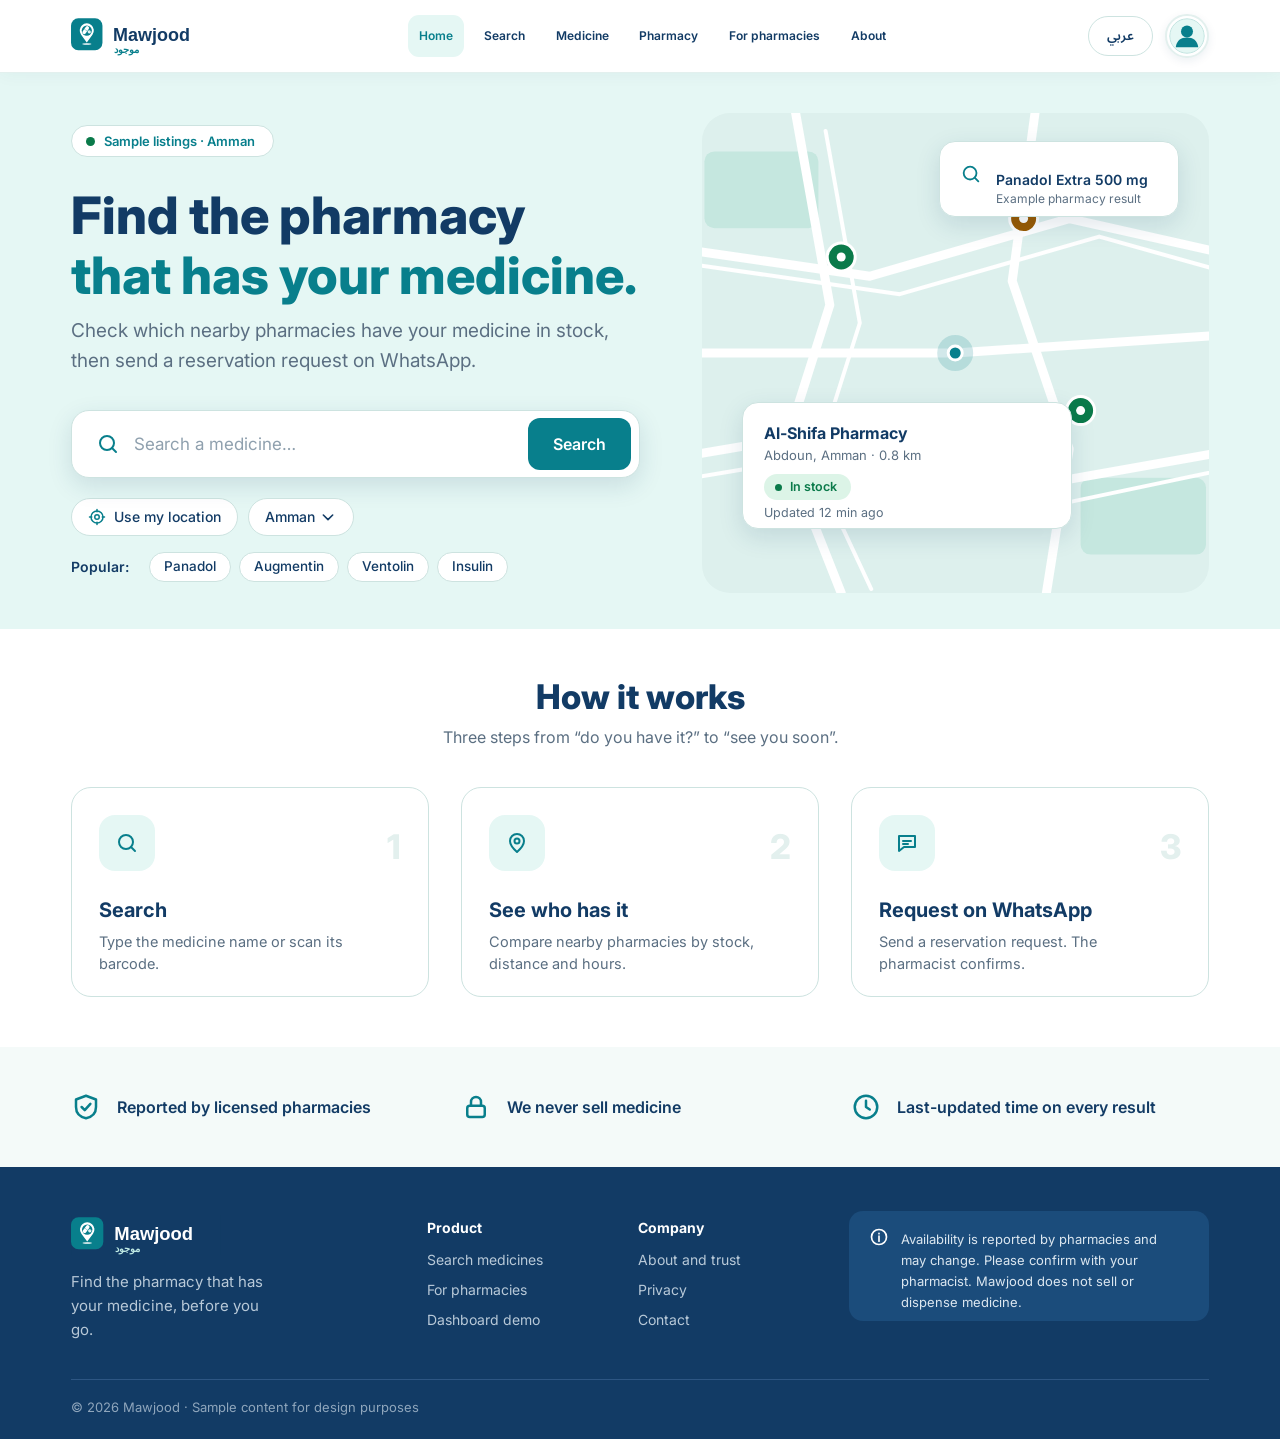
<file: mawjood-front/index.html>
<!DOCTYPE html>

<html dir="ltr" lang="en">
<head>
<meta charset="utf-8"/>
<meta content="width=device-width, initial-scale=1" name="viewport"/>
<title>Mawjood · Find the pharmacy that has your medicine</title>
<meta content="Check which nearby pharmacies have your medicine in stock, then send a reservation request on WhatsApp." name="description"/>
<meta content="#087F8C" name="theme-color"/>
<meta content="light" name="color-scheme"/>
<meta content="Mawjood · Find the pharmacy that has your medicine" property="og:title"/>
<meta content="Check which nearby pharmacies have your medicine in stock, then send a reservation request on WhatsApp." property="og:description"/>
<meta content="website" property="og:type"/>
<link href="assets/brand/favicon.svg" rel="icon" type="image/svg+xml"/>
<link href="assets/brand/favicon.ico" rel="icon" sizes="48x48"/>
<link href="assets/brand/apple-touch-icon.png" rel="apple-touch-icon"/>
<link href="https://fonts.googleapis.com" rel="preconnect"/>
<link crossorigin="" href="https://fonts.gstatic.com" rel="preconnect"/>
<link href="https://fonts.googleapis.com/css2?family=Inter:wght@400;500;600;700;800&amp;family=Noto+Sans+Arabic:wght@400;500;600;700;800&amp;display=swap" rel="stylesheet"/>
<link href="css/base.css" rel="stylesheet"/>
<link href="css/components.css" rel="stylesheet"/>
<link href="css/rtl.css" rel="stylesheet"/>
<link href="css/improvements.css" rel="stylesheet"/></head>
<body class="page-home">
<!-- Icon sprite (24px grid, stroke icons) and logo tile -->
<svg aria-hidden="true" focusable="false" height="0" style="position:absolute" width="0">
<defs>
<symbol id="i-search" viewbox="0 0 24 24"><circle cx="11" cy="11" r="7"></circle><path d="M20 20l-4-4"></path></symbol>
<symbol id="i-pin" viewbox="0 0 24 24"><path d="M12 21s-7-6.2-7-11a7 7 0 0114 0c0 4.8-7 11-7 11z"></path><circle cx="12" cy="10" r="2.5"></circle></symbol>
<symbol id="i-chat" viewbox="0 0 24 24"><path d="M4 5h16v11H9l-5 4z"></path><path d="M8 10h8M8 13h5"></path></symbol>
<symbol id="i-shield" viewbox="0 0 24 24"><path d="M12 3l8 3v6c0 5-3.5 8-8 9-4.5-1-8-4-8-9V6z"></path><path d="M8.5 12l2.5 2.5 4.5-5"></path></symbol>
<symbol id="i-lock" viewbox="0 0 24 24"><rect height="9" rx="2" width="14" x="5" y="11"></rect><path d="M8 11V8a4 4 0 018 0v3"></path></symbol>
<symbol id="i-clock" viewbox="0 0 24 24"><circle cx="12" cy="12" r="9"></circle><path d="M12 7v5l3 2"></path></symbol>
<symbol id="i-target" viewbox="0 0 24 24"><circle cx="12" cy="12" r="3"></circle><circle cx="12" cy="12" r="8"></circle><path d="M12 2v3M12 19v3M2 12h3M19 12h3"></path></symbol>
<symbol id="i-chevd" viewbox="0 0 24 24"><path d="M5 9l7 7 7-7"></path></symbol>
<symbol id="i-info" viewbox="0 0 24 24"><circle cx="12" cy="12" r="9"></circle><path d="M12 11v6M12 7.5v.5"></path></symbol>
<symbol id="i-globe" viewbox="0 0 24 24"><circle cx="12" cy="12" r="9"></circle><path d="M3 12h18M12 3c3 3 3 15 0 18M12 3c-3 3-3 15 0 18"></path></symbol>
<symbol id="i-menu" viewbox="0 0 24 24"><path d="M4 7h16M4 12h16M4 17h16"></path></symbol>
<symbol id="logo-tile" viewbox="0 0 816 816">
<rect fill="#087F8C" height="816" rx="196" width="816"></rect>
<g transform="translate(408 402) scale(1.12) translate(-408 -402)">
<path d="M409 617 L262.3 420.4 A183 183 0 1 1 555.7 420.4 Z" fill="#FFFFFF"></path>
<circle cx="409" cy="314" fill="#087F8C" r="132"></circle>
<g transform="rotate(36 382 302)">
<rect fill="#FFFFFF" height="230" rx="45" width="90" x="337" y="187"></rect>
<rect fill="#087F8C" height="6" width="90" x="337" y="299"></rect>
</g>
<circle cx="474" cy="346" fill="#FFFFFF" r="42"></circle>
<path d="M433 359 L515 337" stroke="#087F8C" stroke-width="6"></path>
<ellipse cx="410" cy="656" fill="#FFFFFF" rx="120" ry="20"></ellipse>
</g>
</symbol>
</defs>
</svg>
<a class="skip-link" data-i18n="a11y.skip" href="#main">Skip to content</a>
<!-- ===================== Header ===================== -->
<header class="site-header"><div class="container site-header__inner"><a aria-label="Mawjood home" class="brand" href="index.html"><img alt="Mawjood" class="brand__lockup" src="assets/brand/lockup-on-white.svg"/></a><nav aria-label="Main navigation" class="site-nav" id="site-nav"><ul class="site-nav__list"><li><a aria-current="page" class="site-nav__link" data-i18n="nav.home" href="index.html">Home</a></li><li><a class="site-nav__link" data-i18n="nav.search" href="search.html">Search</a></li><li><a class="site-nav__link" data-i18n="nav.medicine" href="medicine.html">Medicine</a></li><li><a class="site-nav__link" data-i18n="nav.pharmacy" href="pharmacy.html">Pharmacy</a></li><li><a class="site-nav__link" data-i18n="nav.forPharmacies" href="for-pharmacies.html">For pharmacies</a></li><li><a class="site-nav__link" data-i18n="nav.about" href="about.html">About</a></li></ul></nav><div class="header-actions"><button aria-label="Switch language" class="lang-toggle" data-lang-toggle="" type="button"><span class="lang-toggle__label" dir="ltr">عربي</span></button><div class="profile-control"><button aria-controls="profile-menu" aria-expanded="false" aria-haspopup="true" aria-label="Account menu" class="profile-trigger" id="profile-trigger" type="button"><img alt="" height="40" src="assets/brand/profile-avatar.svg" width="40"/></button><div class="profile-menu" hidden="" id="profile-menu"><div class="profile-menu__head"><span class="profile-menu__avatar"><img alt="" height="36" src="assets/brand/profile-avatar.svg" width="36"/></span><span><strong id="account-name">My account</strong><small id="account-email">Pharmacy portal</small></span></div><a data-i18n="nav.dashboard" href="dashboard.html">Dashboard</a><a data-i18n="nav.login" href="login.html">Pharmacy login</a><button class="profile-menu__logout" data-i18n="auth.logout" hidden="" id="logout-button" type="button">Log out</button></div></div><button aria-controls="site-nav" aria-expanded="false" aria-label="Open menu" class="nav-toggle" type="button"><svg aria-hidden="true" class="icon" viewbox="0 0 24 24"><path d="M4 7h16M4 12h16M4 17h16" stroke="currentColor" stroke-linecap="round" stroke-width="2"></path></svg></button></div></div></header>
<main id="main">
<!-- ===================== Hero ===================== -->
<section aria-labelledby="hero-title" class="hero">
<div class="container hero__inner">
<div class="hero__copy">
<p class="pill">
<span aria-hidden="true" class="pill__dot"></span>
<span data-i18n="hero.badge">Sample listings · Amman</span>
</p>
<h1 class="hero__title" id="hero-title">
<span data-i18n="hero.title1">Find the pharmacy</span>
<span class="hero__title-accent" data-i18n="hero.title2">that has your medicine.</span>
</h1>
<p class="hero__lede">
<span class="hero__lede-line" data-i18n="hero.lede1">Check which nearby pharmacies have your medicine in stock,</span>
<span class="hero__lede-line only-desktop" data-i18n="hero.lede2">then send a reservation request on WhatsApp.</span>
<span class="hero__lede-line only-mobile" data-i18n="hero.lede2Short">then request on WhatsApp.</span>
</p>
<form action="search.html" class="search-form" id="search-form" method="get" role="search">
<div class="search-field">
<svg aria-hidden="true" class="icon"><use href="#i-search"></use></svg>
<label class="sr-only" data-i18n="search.label" for="q">Search for a medicine</label>
<div class="search-field__control">
<input autocomplete="off" class="search-field__input" id="q" name="q" placeholder=" " type="search"/>
<span aria-hidden="true" class="search-field__hint">
<span class="hint-long" data-i18n="search.placeholder">Search a medicine, e.g. Panadol Extra</span>
<span class="hint-short" data-i18n="search.placeholderShort">Search a medicine…</span>
</span>
</div>
</div>
<button class="btn btn--primary btn--lg" data-i18n="search.submit" type="submit">Search</button>
</form>
<div class="hero__tools">
<button class="chip" data-action="locate" type="button">
<svg aria-hidden="true" class="icon icon--18"><use href="#i-target"></use></svg>
<span data-i18n="search.useLocation">Use my location</span>
</button>
<label class="chip-select">
<span class="sr-only" data-i18n="search.cityLabel">City</span>
<select data-city-select="" form="search-form" id="city" name="city">
<option data-i18n="city.amman" value="amman">Amman</option>
<option data-i18n="city.zarqa" value="zarqa">Zarqa</option>
</select>
<svg aria-hidden="true" class="icon icon--16"><use href="#i-chevd"></use></svg>
</label>
</div>
<div class="hero__popular">
<span class="popular-label" id="popular-label"><span data-i18n="search.popular">Popular</span><span aria-hidden="true" class="popular-colon">:</span></span>
<ul aria-labelledby="popular-label" class="chip-list">
<li><a class="chip chip--sm" data-i18n="popular.panadol" href="search.html?q=Panadol">Panadol</a></li>
<li><a class="chip chip--sm" data-i18n="popular.augmentin" href="search.html?q=Augmentin">Augmentin</a></li>
<li><a class="chip chip--sm" data-i18n="popular.ventolin" href="search.html?q=Ventolin">Ventolin</a></li>
<li><a class="chip chip--sm" data-i18n="popular.insulin" href="search.html?q=Insulin">Insulin</a></li>
</ul>
</div>
</div>
<!-- Decorative map with two sample cards (desktop only) -->
<div aria-hidden="true" class="hero__map">
<svg class="hero__map-svg" focusable="false" preserveaspectratio="xMidYMid slice" viewbox="790 112 570 480">
<rect fill="#C5E7DF" height="76.8" rx="10" width="114" x="824.2" y="150.4"></rect>
<rect fill="#C5E7DF" height="76.8" rx="10" width="125.4" x="1200.4" y="476.8"></rect>
<g fill="none" stroke="#FFFFFF" stroke-linecap="round" stroke-linejoin="round">
<g stroke-width="9">
<path d="M790 246.4 L989.5 275.2 L1189 217.6 L1360 256"></path>
<path d="M790 457.6 L961 428.8 L1143.4 486.4 L1360 448"></path>
<path d="M915.4 112 L949.6 304 L904 448 L961 592"></path>
<path d="M1154.8 112 L1132 280 L1189 448 L1166.2 592"></path>
<path d="M790 352 L1075 352 L1360 332.8"></path>
</g>
<g stroke-width="4">
<path d="M820 264.4 L1019.5 293.2 L1219 235.6 L1356 274"></path>
<path d="M820 475.6 L991 446.8 L1173.4 504.4 L1356 466"></path>
<path d="M945.4 130 L979.6 322 L934 466 L991 588"></path>
</g>
</g>
<!-- You are here -->
<circle cx="1075" cy="352" fill="#087F8C" opacity="0.18" r="18"></circle>
<circle cx="1075" cy="352" fill="#087F8C" r="7" stroke="#FFFFFF" stroke-width="3"></circle>
<!-- Pharmacy markers: in stock / low / in stock / unconfirmed -->
<g stroke="#FFFFFF" stroke-width="3">
<circle cx="961" cy="256" fill="#0A7A4A" r="14"></circle>
<circle cx="1143.4" cy="217.6" fill="#9A5A00" r="14"></circle>
<circle cx="1200.4" cy="409.6" fill="#0A7A4A" r="14"></circle>
<circle cx="1018" cy="467.2" fill="#4F5E6C" r="14"></circle>
</g>
<g fill="#FFFFFF">
<circle cx="961" cy="256" r="4.5"></circle>
<circle cx="1143.4" cy="217.6" r="4.5"></circle>
<circle cx="1200.4" cy="409.6" r="4.5"></circle>
<circle cx="1018" cy="467.2" r="4.5"></circle>
</g>
</svg>
<div class="map-chip">
<svg aria-hidden="true" class="icon icon--22"><use href="#i-search"></use></svg>
<div>
<p class="map-chip__title" data-i18n="map.medicine">Panadol Extra 500 mg</p>
<p class="map-chip__sub" data-i18n="map.nearby">Example pharmacy result</p>
</div>
</div>
<article class="mini-card">
<div class="mini-card__body">
<h3 class="mini-card__title" data-i18n="sample.pharmacy">Al-Shifa Pharmacy</h3>
<p class="mini-card__meta" data-i18n="sample.location">Abdoun, Amman · 0.8 km</p>
<span class="badge badge--in" data-i18n="status.in">In stock</span>
<p class="mini-card__updated" data-i18n="sample.updated">Updated 12 min ago</p>
</div>
</article>
</div>
</div>
</section>
<!-- Preview card (compact screens only; the map card replaces it on desktop) -->
<section aria-label="Example result" class="preview" data-i18n-aria-label="sample.aria">
<div class="container">
<article class="mini-card">
<div class="mini-card__body">
<h3 class="mini-card__title" data-i18n="sample.pharmacy">Al-Shifa Pharmacy</h3>
<p class="mini-card__meta" data-i18n="sample.location">Abdoun, Amman · 0.8 km</p>
<span class="badge badge--in" data-i18n="status.in">In stock</span>
<p class="mini-card__updated" data-i18n="sample.updated">Updated 12 min ago</p>
</div>
<div class="mini-card__action">
<a class="btn btn--primary btn--sm" data-i18n="sample.request" href="pharmacy.html">Request</a>
</div>
</article>
</div>
</section>
<!-- ===================== How it works ===================== -->
<section aria-labelledby="how-title" class="how">
<div class="container">
<div class="section-head">
<h2 class="section-head__title" data-i18n="how.title" id="how-title">How it works</h2>
<p class="section-head__sub" data-i18n="how.sub">Three steps from “do you have it?” to “see you soon”.</p>
</div>
<ol class="steps">
<li class="step">
<span aria-hidden="true" class="step__icon"><svg class="icon"><use href="#i-search"></use></svg></span>
<span aria-hidden="true" class="step__num">1</span>
<div class="step__body">
<h3 class="step__title" data-i18n="how.s1.title">Search</h3>
<p class="step__desc" data-i18n="how.s1.desc">Type the medicine name or scan its barcode.</p>
</div>
</li>
<li class="step">
<span aria-hidden="true" class="step__icon"><svg class="icon"><use href="#i-pin"></use></svg></span>
<span aria-hidden="true" class="step__num">2</span>
<div class="step__body">
<h3 class="step__title" data-i18n="how.s2.title">See who has it</h3>
<p class="step__desc">
<span class="only-desktop" data-i18n="how.s2.desc">Compare nearby pharmacies by stock, distance and hours.</span>
<span class="only-mobile" data-i18n="how.s2.descShort">Compare nearby pharmacies by stock and distance.</span>
</p>
</div>
</li>
<li class="step">
<span aria-hidden="true" class="step__icon"><svg class="icon"><use href="#i-chat"></use></svg></span>
<span aria-hidden="true" class="step__num">3</span>
<div class="step__body">
<h3 class="step__title" data-i18n="how.s3.title">Request on WhatsApp</h3>
<p class="step__desc">
<span class="only-desktop" data-i18n="how.s3.desc">Send a reservation request. The pharmacist confirms.</span>
<span class="only-mobile" data-i18n="how.s3.descShort">The pharmacist confirms your request.</span>
</p>
</div>
</li>
</ol>
</div>
</section>
<!-- ===================== Trust strip ===================== -->
<section aria-label="Why people trust Mawjood" class="trust" data-i18n-aria-label="trust.aria">
<div class="container">
<ul class="trust__list">
<li class="trust__item">
<svg aria-hidden="true" class="icon icon--30"><use href="#i-shield"></use></svg>
<span data-i18n="trust.licensed">Reported by licensed pharmacies</span>
</li>
<li class="trust__item">
<svg aria-hidden="true" class="icon icon--30"><use href="#i-lock"></use></svg>
<span data-i18n="trust.noSale">We never sell medicine</span>
</li>
<li class="trust__item">
<svg aria-hidden="true" class="icon icon--30"><use href="#i-clock"></use></svg>
<span data-i18n="trust.updated">Last-updated time on every result</span>
</li>
</ul>
</div>
</section>
</main>
<!-- ===================== Footer ===================== -->
<footer class="site-footer">
<div class="container">
<div class="site-footer__top">
<div class="site-footer__brand">
<a aria-label="Mawjood, home" class="brand" href="index.html">
<img alt="Mawjood" class="brand__lockup" src="assets/brand/lockup-on-navy.svg"/>
</a>
<p class="site-footer__tagline" data-i18n="footer.tagline">Find the pharmacy that has your medicine, before you go.</p>
</div>
<nav aria-labelledby="footer-product" class="footer-col">
<h2 class="footer-col__title" data-i18n="footer.product" id="footer-product">Product</h2>
<ul class="footer-col__list">
<li><a class="footer-col__link" data-i18n="footer.searchMedicines" href="search.html">Search medicines</a></li>
<li><a class="footer-col__link" data-i18n="nav.forPharmacies" href="for-pharmacies.html">For pharmacies</a></li>
<li><a class="footer-col__link" data-i18n="footer.dashboardDemo" href="dashboard.html">Dashboard demo</a></li>
</ul>
</nav>
<nav aria-labelledby="footer-company" class="footer-col">
<h2 class="footer-col__title" data-i18n="footer.company" id="footer-company">Company</h2>
<ul class="footer-col__list">
<li><a class="footer-col__link" data-i18n="footer.aboutTrust" href="about.html">About and trust</a></li>
<li><a class="footer-col__link" data-i18n="footer.privacy" href="about.html#privacy">Privacy</a></li>
<li><a class="footer-col__link" data-i18n="footer.contact" href="for-pharmacies.html#partner-contact">Contact</a></li>
</ul>
</nav>
<aside aria-label="Availability notice" class="notice" data-i18n-aria-label="footer.noticeAria">
<svg aria-hidden="true" class="icon icon--20"><use href="#i-info"></use></svg>
<p data-i18n="footer.notice">Availability is reported by pharmacies and may change. Please confirm with your pharmacist. Mawjood does not sell or dispense medicine.</p>
</aside>
</div>
<p class="site-footer__bottom">
<span data-i18n="footer.copyright">© 2026 Mawjood · Sample content</span><span class="only-desktop" data-i18n="footer.copyrightSuffix"> for design purposes</span>
</p>
</div>
</footer>
<!-- Mobile menu toggle (no dependencies) -->
<script defer="" src="js/translation-dictionary.js"></script><script defer="" src="js/i18n.js"></script><script defer="" src="js/auth.js"></script><script defer="" src="js/ui.js"></script><script defer="" src="js/data.js"></script><script defer="" src="js/storage.js"></script></body>
</html>
</file>
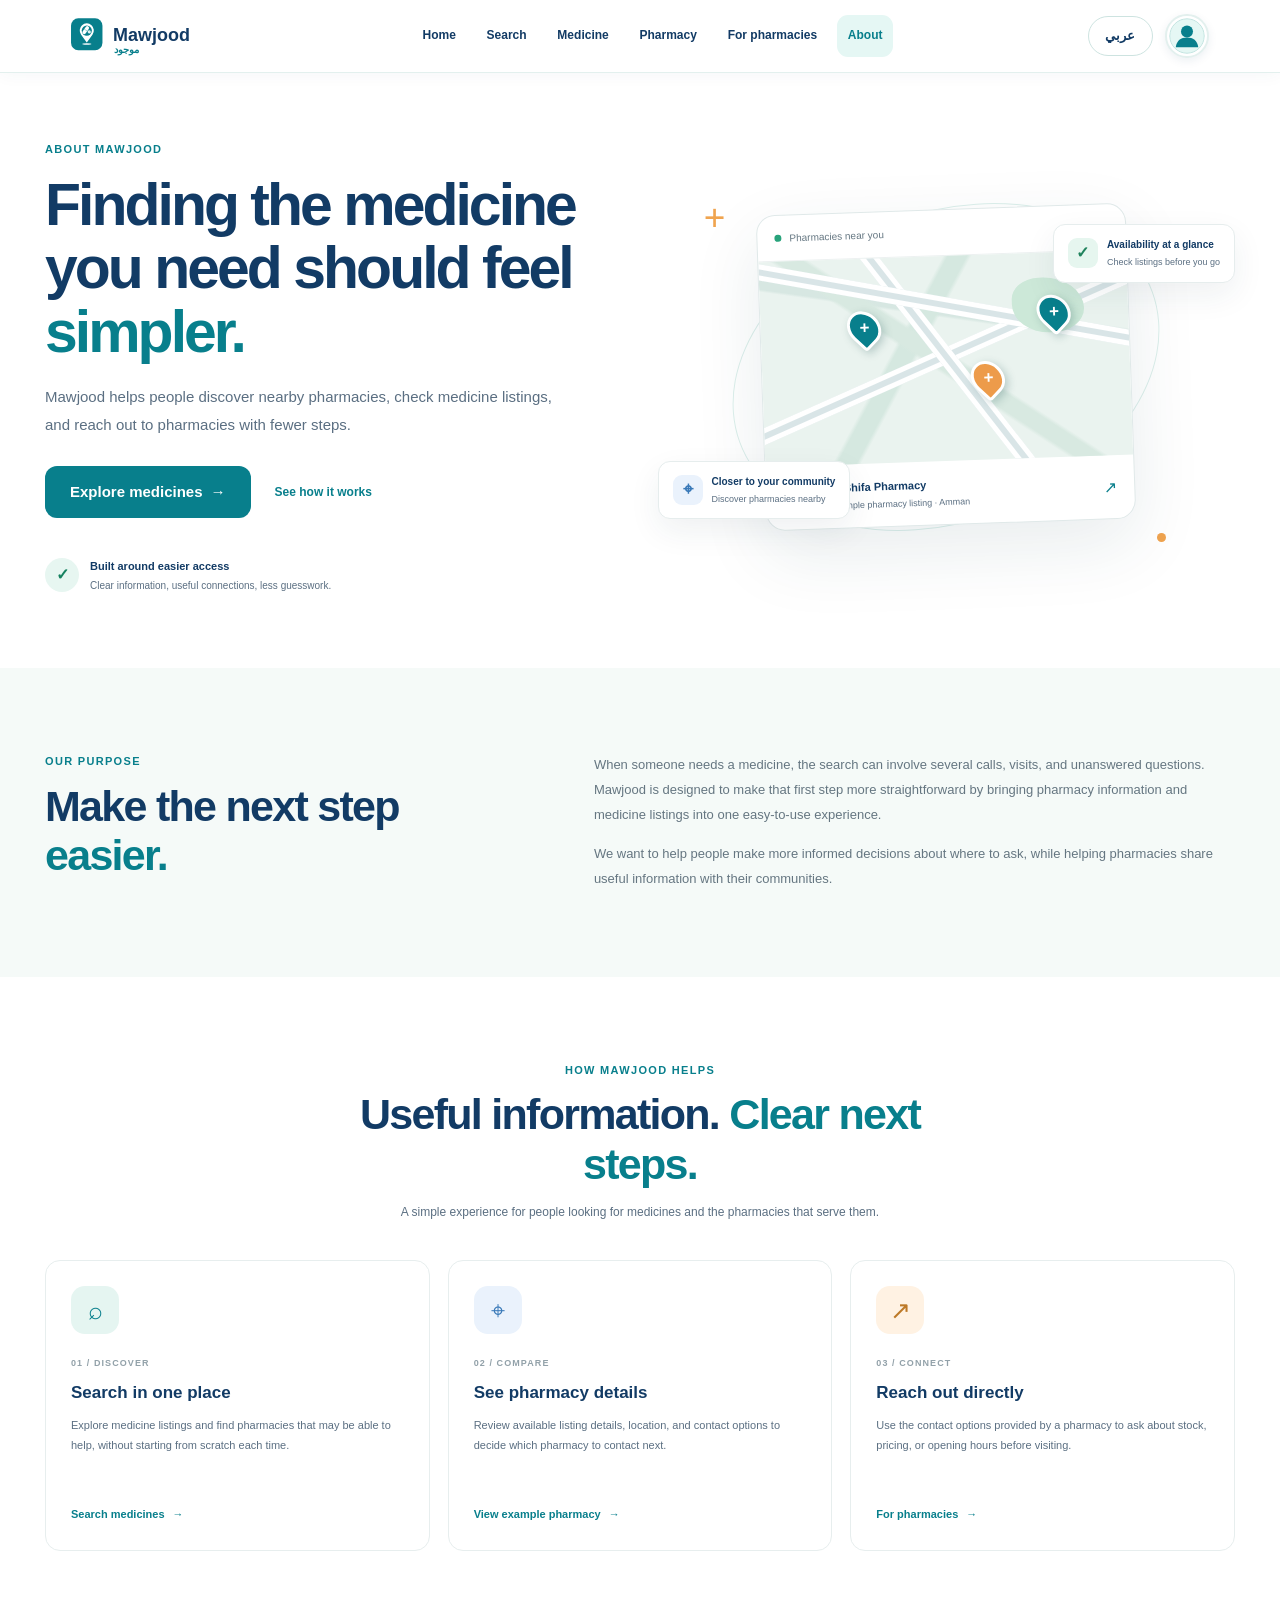
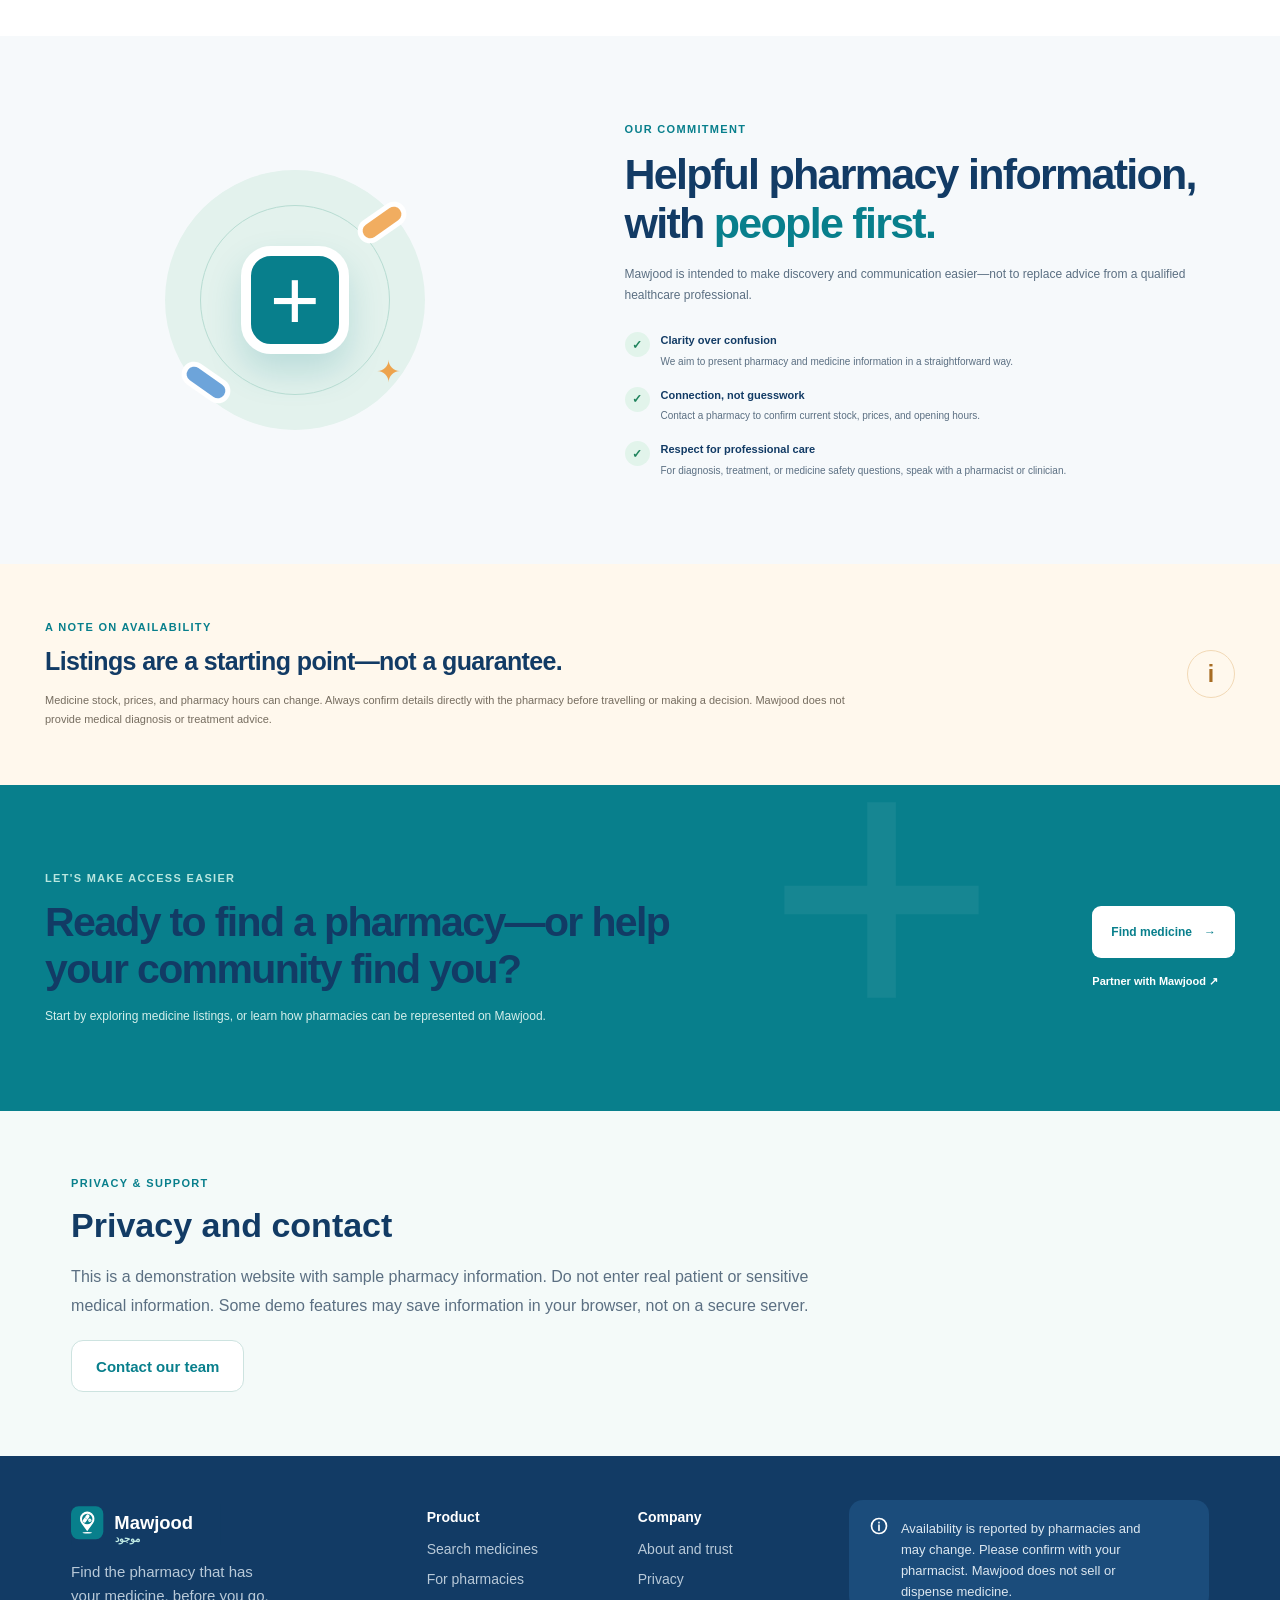
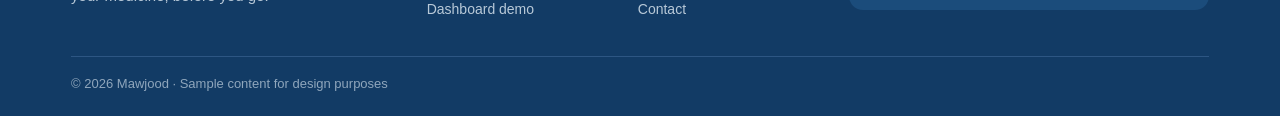
<file: mawjood-front/about.html>
<!DOCTYPE html>

<html dir="ltr" lang="en">
<head>
<meta charset="utf-8"/>
<meta content="width=device-width, initial-scale=1" name="viewport"/>
<title>About Mawjood · Find medicine nearby</title>
<meta content="Learn about Mawjood, a simple way to discover nearby pharmacies and check medicine availability in Jordan." name="description"/>
<meta content="#087F8C" name="theme-color"/>
<link href="css/base.css" rel="stylesheet"/>
<link href="css/components.css" rel="stylesheet"/>
<link href="css/rtl.css" rel="stylesheet"/>
<link href="css/pages.css" rel="stylesheet"/>
<link href="assets/brand/favicon.svg" rel="icon" type="image/svg+xml"/>
<link href="assets/brand/apple-touch-icon.png" rel="apple-touch-icon"/>
<link href="css/improvements.css" rel="stylesheet"/></head>
<body class="page-about">
<svg aria-hidden="true" focusable="false" height="0" style="position:absolute" width="0">
<defs>
<symbol id="i-search" viewbox="0 0 24 24"><circle cx="11" cy="11" r="7"></circle><path d="M20 20l-4-4"></path></symbol>
<symbol id="i-pin" viewbox="0 0 24 24"><path d="M12 21s-7-6.2-7-11a7 7 0 0114 0c0 4.8-7 11-7 11z"></path><circle cx="12" cy="10" r="2.5"></circle></symbol>
<symbol id="i-chat" viewbox="0 0 24 24"><path d="M4 5h16v11H9l-5 4z"></path><path d="M8 10h8M8 13h5"></path></symbol>
<symbol id="i-shield" viewbox="0 0 24 24"><path d="M12 3l8 3v6c0 5-3.5 8-8 9-4.5-1-8-4-8-9V6z"></path><path d="M8.5 12l2.5 2.5 4.5-5"></path></symbol>
<symbol id="i-lock" viewbox="0 0 24 24"><rect height="9" rx="2" width="14" x="5" y="11"></rect><path d="M8 11V8a4 4 0 018 0v3"></path></symbol>
<symbol id="i-clock" viewbox="0 0 24 24"><circle cx="12" cy="12" r="9"></circle><path d="M12 7v5l3 2"></path></symbol>
<symbol id="i-target" viewbox="0 0 24 24"><circle cx="12" cy="12" r="3"></circle><circle cx="12" cy="12" r="8"></circle><path d="M12 2v3M12 19v3M2 12h3M19 12h3"></path></symbol>
<symbol id="i-chevd" viewbox="0 0 24 24"><path d="M5 9l7 7 7-7"></path></symbol>
<symbol id="i-info" viewbox="0 0 24 24"><circle cx="12" cy="12" r="9"></circle><path d="M12 11v6M12 7.5v.5"></path></symbol>
<symbol id="i-globe" viewbox="0 0 24 24"><circle cx="12" cy="12" r="9"></circle><path d="M3 12h18M12 3c3 3 3 15 0 18M12 3c-3 3-3 15 0 18"></path></symbol>
<symbol id="i-menu" viewbox="0 0 24 24"><path d="M4 7h16M4 12h16M4 17h16"></path></symbol>
<symbol id="logo-tile" viewbox="0 0 816 816">
<rect fill="#087F8C" height="816" rx="196" width="816"></rect>
<g transform="translate(408 402) scale(1.12) translate(-408 -402)">
<path d="M409 617 L262.3 420.4 A183 183 0 1 1 555.7 420.4 Z" fill="#FFFFFF"></path>
<circle cx="409" cy="314" fill="#087F8C" r="132"></circle>
<g transform="rotate(36 382 302)">
<rect fill="#FFFFFF" height="230" rx="45" width="90" x="337" y="187"></rect>
<rect fill="#087F8C" height="6" width="90" x="337" y="299"></rect>
</g>
<circle cx="474" cy="346" fill="#FFFFFF" r="42"></circle>
<path d="M433 359 L515 337" stroke="#087F8C" stroke-width="6"></path>
<ellipse cx="410" cy="656" fill="#FFFFFF" rx="120" ry="20"></ellipse>
</g>
</symbol>
</defs>
</svg>
<a class="skip-link" href="#main">Skip to content</a>
<header class="site-header"><div class="container site-header__inner"><a aria-label="Mawjood home" class="brand" href="index.html"><img alt="Mawjood" class="brand__lockup" src="assets/brand/lockup-on-white.svg"/></a><nav aria-label="Main navigation" class="site-nav" id="site-nav"><ul class="site-nav__list"><li><a class="site-nav__link" data-i18n="nav.home" href="index.html">Home</a></li><li><a class="site-nav__link" data-i18n="nav.search" href="search.html">Search</a></li><li><a class="site-nav__link" data-i18n="nav.medicine" href="medicine.html">Medicine</a></li><li><a class="site-nav__link" data-i18n="nav.pharmacy" href="pharmacy.html">Pharmacy</a></li><li><a class="site-nav__link" data-i18n="nav.forPharmacies" href="for-pharmacies.html">For pharmacies</a></li><li><a aria-current="page" class="site-nav__link" data-i18n="nav.about" href="about.html">About</a></li></ul></nav><div class="header-actions"><button aria-label="Switch language" class="lang-toggle" data-lang-toggle="" type="button"><span class="lang-toggle__label" dir="ltr">عربي</span></button><div class="profile-control"><button aria-controls="profile-menu" aria-expanded="false" aria-haspopup="true" aria-label="Account menu" class="profile-trigger" id="profile-trigger" type="button"><img alt="" height="40" src="assets/brand/profile-avatar.svg" width="40"/></button><div class="profile-menu" hidden="" id="profile-menu"><div class="profile-menu__head"><span class="profile-menu__avatar"><img alt="" height="36" src="assets/brand/profile-avatar.svg" width="36"/></span><span><strong id="account-name">My account</strong><small id="account-email">Pharmacy portal</small></span></div><a data-i18n="nav.dashboard" href="dashboard.html">Dashboard</a><a data-i18n="nav.login" href="login.html">Pharmacy login</a><button class="profile-menu__logout" data-i18n="auth.logout" hidden="" id="logout-button" type="button">Log out</button></div></div><button aria-controls="site-nav" aria-expanded="false" aria-label="Open menu" class="nav-toggle" type="button"><svg aria-hidden="true" class="icon" viewbox="0 0 24 24"><path d="M4 7h16M4 12h16M4 17h16" stroke="currentColor" stroke-linecap="round" stroke-width="2"></path></svg></button></div></div></header>
<main id="main">
<section class="about-hero">
<div class="about-hero__content">
<p class="eyebrow">ABOUT MAWJOOD</p>
<h1>Finding the medicine you need should feel <span>simpler.</span></h1>
<p class="about-hero__lead">Mawjood helps people discover nearby pharmacies, check medicine listings, and reach out to pharmacies with fewer steps.</p>
<div class="about-hero__actions"><a class="btn btn--primary" href="search.html">Explore medicines <span aria-hidden="true">→</span></a><a class="about-text-link" href="#how-it-works">See how it works</a></div>
<div class="about-hero__trust"><span class="about-trust-icon">✓</span><span><strong>Built around easier access</strong><small>Clear information, useful connections, less guesswork.</small></span></div>
</div>
<div aria-label="Illustration of finding a pharmacy" class="about-hero__visual">
<div class="about-orbit about-orbit--one"></div><div class="about-orbit about-orbit--two"></div>
<div class="about-map-card">
<div class="about-map-card__top"><span class="about-map-dot"></span><span>Pharmacies near you</span><span class="about-map-menu">•••</span></div>
<div aria-hidden="true" class="about-map-art">
<span class="map-road map-road--one"></span><span class="map-road map-road--two"></span><span class="map-road map-road--three"></span><span class="map-park"></span>
<span class="map-pin map-pin--one"><b>+</b></span><span class="map-pin map-pin--two"><b>+</b></span><span class="map-pin map-pin--three"><b>+</b></span>
</div>
<div class="about-map-card__bottom"><span class="about-map-symbol">+</span><span><strong>Al-Shifa Pharmacy</strong><small>Example pharmacy listing · Amman</small></span><span class="about-map-arrow">↗</span></div>
</div>
<div class="about-float-card about-float-card--availability"><span class="about-float-check">✓</span><span><strong>Availability at a glance</strong><small>Check listings before you go</small></span></div>
<div class="about-float-card about-float-card--location"><span class="about-location-icon">⌖</span><span><strong>Closer to your community</strong><small>Discover pharmacies nearby</small></span></div>
<span class="about-deco about-deco--plus">+</span><span class="about-deco about-deco--dot"></span>
</div>
</section>
<section class="about-mission section-pad">
<div class="about-section-intro"><p class="eyebrow">OUR PURPOSE</p><h2>Make the next step <span>easier.</span></h2></div>
<div class="about-mission__text"><p>When someone needs a medicine, the search can involve several calls, visits, and unanswered questions. Mawjood is designed to make that first step more straightforward by bringing pharmacy information and medicine listings into one easy-to-use experience.</p><p>We want to help people make more informed decisions about where to ask, while helping pharmacies share useful information with their communities.</p></div>
</section>
<section class="about-values section-pad" id="how-it-works">
<div class="about-centered-heading"><p class="eyebrow">HOW MAWJOOD HELPS</p><h2>Useful information. <span>Clear next steps.</span></h2><p>A simple experience for people looking for medicines and the pharmacies that serve them.</p></div>
<div class="about-value-grid">
<article class="about-value-card"><span class="about-value-icon about-value-icon--teal">⌕</span><p class="about-step">01 / DISCOVER</p><h3>Search in one place</h3><p>Explore medicine listings and find pharmacies that may be able to help, without starting from scratch each time.</p><a href="search.html">Search medicines <span>→</span></a></article>
<article class="about-value-card"><span class="about-value-icon about-value-icon--blue">⌖</span><p class="about-step">02 / COMPARE</p><h3>See pharmacy details</h3><p>Review available listing details, location, and contact options to decide which pharmacy to contact next.</p><a href="pharmacy.html">View example pharmacy <span>→</span></a></article>
<article class="about-value-card"><span class="about-value-icon about-value-icon--orange">↗</span><p class="about-step">03 / CONNECT</p><h3>Reach out directly</h3><p>Use the contact options provided by a pharmacy to ask about stock, pricing, or opening hours before visiting.</p><a href="for-pharmacies.html">For pharmacies <span>→</span></a></article>
</div>
</section>
<section class="about-commitment section-pad">
<div class="about-commitment__visual"><div class="about-commitment-illustration"><span class="about-commitment-ring"></span><span class="about-commitment-cross">+</span><span class="about-commitment-pill about-commitment-pill--one"></span><span class="about-commitment-pill about-commitment-pill--two"></span><span class="about-commitment-spark">✦</span></div></div>
<div class="about-commitment__content"><p class="eyebrow">OUR COMMITMENT</p><h2>Helpful pharmacy information, with <span>people first.</span></h2><p>Mawjood is intended to make discovery and communication easier—not to replace advice from a qualified healthcare professional.</p><ul><li><span>✓</span><span><strong>Clarity over confusion</strong><small>We aim to present pharmacy and medicine information in a straightforward way.</small></span></li><li><span>✓</span><span><strong>Connection, not guesswork</strong><small>Contact a pharmacy to confirm current stock, prices, and opening hours.</small></span></li><li><span>✓</span><span><strong>Respect for professional care</strong><small>For diagnosis, treatment, or medicine safety questions, speak with a pharmacist or clinician.</small></span></li></ul></div>
</section>
<section class="about-note section-pad"><div><p class="eyebrow">A NOTE ON AVAILABILITY</p><h2>Listings are a starting point—not a guarantee.</h2><p>Medicine stock, prices, and pharmacy hours can change. Always confirm details directly with the pharmacy before travelling or making a decision. Mawjood does not provide medical diagnosis or treatment advice.</p></div><span class="about-note__icon">i</span></section>
<section class="about-join section-pad"><div class="about-join__content"><p class="eyebrow">LET'S MAKE ACCESS EASIER</p><h2>Ready to find a pharmacy—or help your community find you?</h2><p>Start by exploring medicine listings, or learn how pharmacies can be represented on Mawjood.</p></div><div class="about-join__actions"><a class="btn btn--light" href="search.html">Find medicine <span>→</span></a><a class="about-join__secondary" href="for-pharmacies.html">Partner with Mawjood ↗</a></div><span class="about-join__decoration">+</span></section>
<section class="about-support-section" id="privacy"><div class="container"><p class="eyebrow">PRIVACY &amp; SUPPORT</p><h2>Privacy and contact</h2><p>This is a demonstration website with sample pharmacy information. Do not enter real patient or sensitive medical information. Some demo features may save information in your browser, not on a secure server.</p><a class="btn btn--secondary" href="for-pharmacies.html#partner-contact">Contact our team</a></div></section></main>
<footer class="site-footer">
<div class="container">
<div class="site-footer__top">
<div class="site-footer__brand">
<a aria-label="Mawjood, home" class="brand" href="index.html">
<img alt="Mawjood" class="brand__lockup" src="assets/brand/lockup-on-navy.svg"/>
</a>
<p class="site-footer__tagline" data-i18n="footer.tagline">Find the pharmacy that has your medicine, before you go.</p>
</div>
<nav aria-labelledby="footer-product" class="footer-col">
<h2 class="footer-col__title" data-i18n="footer.product" id="footer-product">Product</h2>
<ul class="footer-col__list">
<li><a class="footer-col__link" data-i18n="footer.searchMedicines" href="search.html">Search medicines</a></li>
<li><a class="footer-col__link" data-i18n="nav.forPharmacies" href="for-pharmacies.html">For pharmacies</a></li>
<li><a class="footer-col__link" data-i18n="footer.dashboardDemo" href="dashboard.html">Dashboard demo</a></li>
</ul>
</nav>
<nav aria-labelledby="footer-company" class="footer-col">
<h2 class="footer-col__title" data-i18n="footer.company" id="footer-company">Company</h2>
<ul class="footer-col__list">
<li><a class="footer-col__link" data-i18n="footer.aboutTrust" href="about.html">About and trust</a></li>
<li><a class="footer-col__link" data-i18n="footer.privacy" href="about.html#privacy">Privacy</a></li>
<li><a class="footer-col__link" data-i18n="footer.contact" href="for-pharmacies.html#partner-contact">Contact</a></li>
</ul>
</nav>
<aside aria-label="Availability notice" class="notice" data-i18n-aria-label="footer.noticeAria">
<svg aria-hidden="true" class="icon icon--20"><use href="#i-info"></use></svg>
<p data-i18n="footer.notice">Availability is reported by pharmacies and may change. Please confirm with your pharmacist. Mawjood does not sell or dispense medicine.</p>
</aside>
</div>
<p class="site-footer__bottom">
<span data-i18n="footer.copyright">© 2026 Mawjood · Sample content</span><span class="only-desktop" data-i18n="footer.copyrightSuffix"> for design purposes</span>
</p>
</div>
</footer>


<script defer="" src="js/translation-dictionary.js"></script><script defer="" src="js/i18n.js"></script><script defer="" src="js/auth.js"></script><script defer="" src="js/ui.js"></script><script defer="" src="js/about.js"></script></body>
</html>
</file>
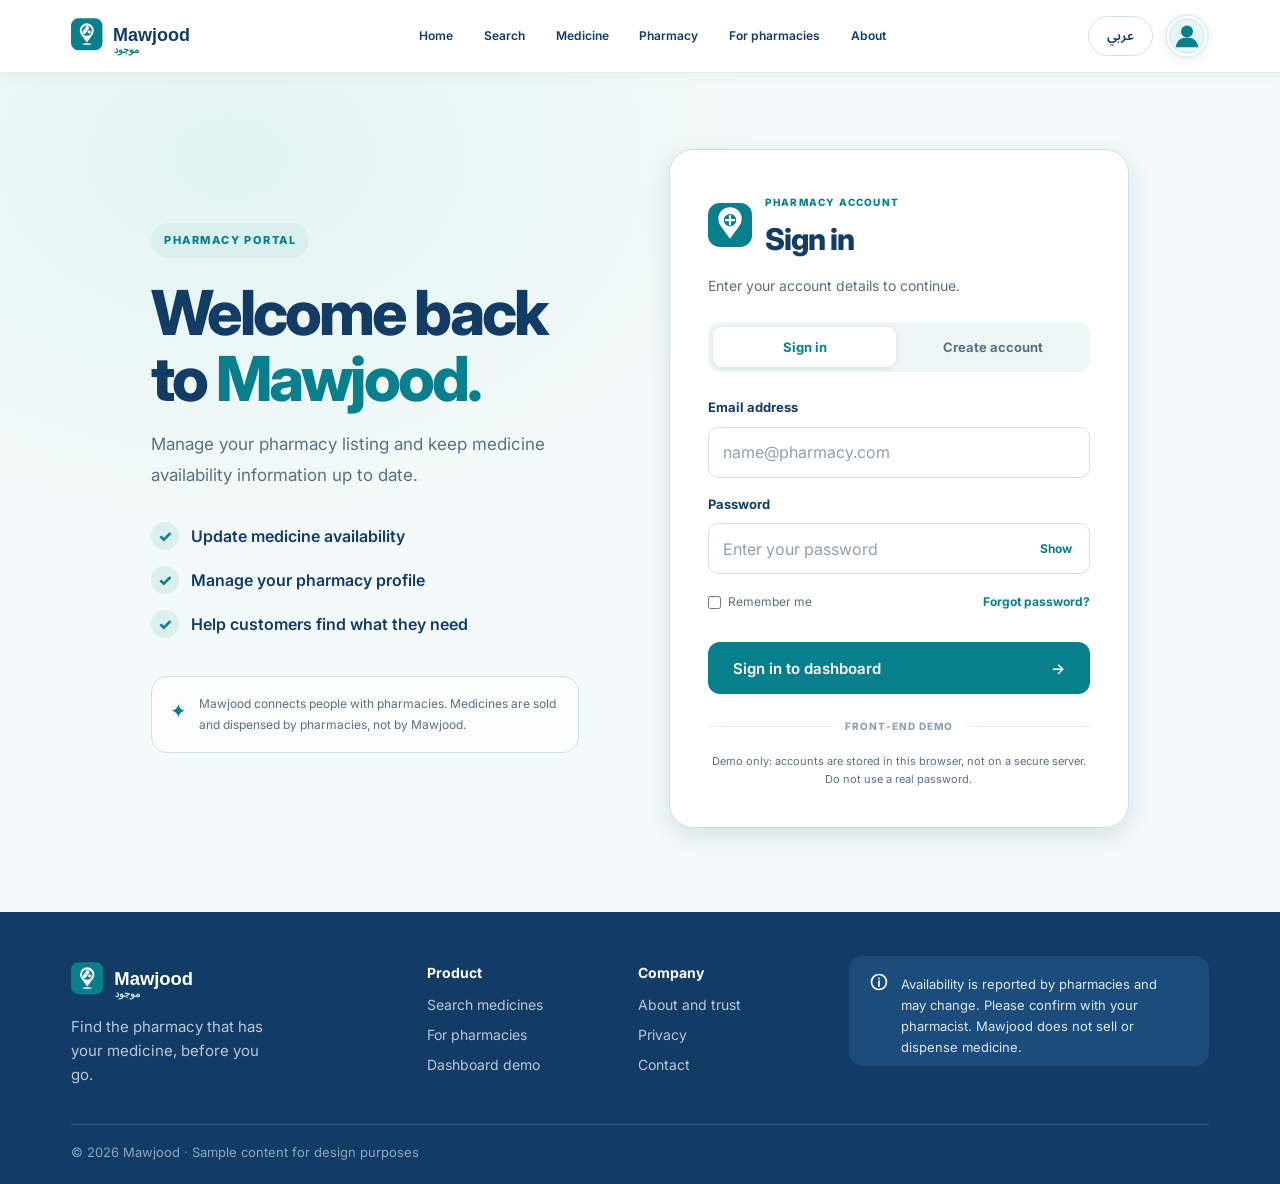
<file: mawjood-front/dashboard.html>
<!DOCTYPE html>

<html dir="ltr" lang="en">
<head>
<meta charset="utf-8"/><meta content="width=device-width,initial-scale=1" name="viewport"/>
<title>Pharmacy Dashboard · Mawjood</title>
<meta content="Manage your pharmacy profile, medicine inventory and patient enquiries on Mawjood." name="description"/>
<link href="css/base.css" rel="stylesheet"/><link href="css/components.css" rel="stylesheet"/><link href="css/rtl.css" rel="stylesheet"/><link href="css/pages.css" rel="stylesheet"/>
<link href="assets/brand/favicon.svg" rel="icon" type="image/svg+xml"/>
<link href="assets/brand/apple-touch-icon.png" rel="apple-touch-icon"/>
<link href="css/improvements.css" rel="stylesheet"/></head>
<body class="page-dashboard">
<a class="skip-link" href="#main">Skip to content</a>
<header class="site-header"><div class="container site-header__inner"><a aria-label="Mawjood home" class="brand" href="index.html"><img alt="Mawjood" class="brand__lockup" src="assets/brand/lockup-on-white.svg"/></a><nav aria-label="Main navigation" class="site-nav" id="site-nav"><ul class="site-nav__list"><li><a class="site-nav__link" data-i18n="nav.home" href="index.html">Home</a></li><li><a class="site-nav__link" data-i18n="nav.search" href="search.html">Search</a></li><li><a class="site-nav__link" data-i18n="nav.medicine" href="medicine.html">Medicine</a></li><li><a class="site-nav__link" data-i18n="nav.pharmacy" href="pharmacy.html">Pharmacy</a></li><li><a class="site-nav__link" data-i18n="nav.forPharmacies" href="for-pharmacies.html">For pharmacies</a></li><li><a class="site-nav__link" data-i18n="nav.about" href="about.html">About</a></li></ul></nav><div class="header-actions"><button aria-label="Switch language" class="lang-toggle" data-lang-toggle="" type="button"><span class="lang-toggle__label" dir="ltr">عربي</span></button><div class="profile-control"><button aria-controls="profile-menu" aria-expanded="false" aria-haspopup="true" aria-label="Account menu" class="profile-trigger" id="profile-trigger" type="button"><img alt="" height="40" src="assets/brand/profile-avatar.svg" width="40"/></button><div class="profile-menu" hidden="" id="profile-menu"><div class="profile-menu__head"><span class="profile-menu__avatar"><img alt="" height="36" src="assets/brand/profile-avatar.svg" width="36"/></span><span><strong id="account-name">My account</strong><small id="account-email">Pharmacy portal</small></span></div><a data-i18n="nav.dashboard" href="dashboard.html">Dashboard</a><a data-i18n="nav.login" href="login.html">Pharmacy login</a><button class="profile-menu__logout" data-i18n="auth.logout" hidden="" id="logout-button" type="button">Log out</button></div></div><button aria-controls="site-nav" aria-expanded="false" aria-label="Open menu" class="nav-toggle" type="button"><svg aria-hidden="true" class="icon" viewbox="0 0 24 24"><path d="M4 7h16M4 12h16M4 17h16" stroke="currentColor" stroke-linecap="round" stroke-width="2"></path></svg></button></div></div></header>
<main class="dash-shell" id="main">
<button aria-controls="dash-sidebar" aria-expanded="false" class="dash-sidebar-toggle" id="dash-sidebar-toggle" type="button">☰   Workspace sections</button><aside aria-label="Pharmacy dashboard sections" class="dash-sidebar" id="dash-sidebar"><div class="dash-pharmacy"><b class="dash-pharmacy__mark"><img alt="" src="assets/brand/mark-teal.svg"/></b><span><strong>Al-Shifa Pharmacy</strong><small>Abdoun, Amman</small></span></div><p class="dash-label">WORKSPACE</p><nav class="dash-nav"><a class="active" data-dash-tab="true" href="#overview">▦ Overview</a><a data-dash-tab="true" href="#inventory">▤ Medicine inventory <i id="nav-count">4</i></a><a data-dash-tab="true" href="#enquiries">✉ Patient enquiries</a><a data-dash-tab="true" href="#profile">⚙ Pharmacy profile</a></nav><div class="dash-help"><strong>Need help?</strong><p>Keep stock and contact details up to date so patients know when to reach you.</p><a href="for-pharmacies.html#partner-contact">Contact Mawjood →</a></div><a class="dash-back" href="index.html">← Back to website</a></aside>
<div class="dash-content">
<section class="dash-welcome" id="overview"><div><p class="eyebrow">PHARMACY WORKSPACE</p><h1>Good afternoon, Al-Shifa.</h1><p>Here’s what’s happening with your pharmacy today.</p></div><a class="btn btn--primary" href="#inventory">Update inventory</a></section>
<section class="dash-stats"><article class="card"><small>Listed medicines</small><strong id="stat-count">4</strong><span>In your catalogue</span></article><article class="card"><small>Patient enquiries</small><strong>3</strong><span>Sample requests</span></article><article class="card"><small>In-stock items</small><strong id="stat-stock">3</strong><span>Based on sample data</span></article><article class="card"><small>Last inventory update</small><strong>12 min</strong><span>Example update time</span></article></section>
<section class="card dash-panel" id="inventory"><div class="dash-panel-head"><div><p class="eyebrow">CATALOGUE</p><h2>Medicine inventory</h2><p>Manage the sample medicines shown on your public pharmacy page.</p></div><button class="btn btn--primary" id="add-medicine">＋ Add medicine</button></div><div class="dash-tools"><input aria-label="Search inventory" id="inventory-search" placeholder="Search medicine or ingredient" type="search"/><select aria-label="Filter stock" id="inventory-filter"><option value="all">All stock statuses</option><option value="in">In stock</option><option value="low">Low stock</option><option value="out">Out of stock</option></select></div>
<div class="dash-table-wrap"><table aria-label="Medicine inventory" class="dash-table"><thead><tr><th>Medicine</th><th>Stock status</th><th>Price</th><th>Updated</th><th></th></tr></thead><tbody id="inventory-rows">
<tr data-name="Panadol Extra 500 mg paracetamol caffeine" data-stock="in"><td><b>Panadol Extra 500 mg</b><small>Paracetamol + caffeine · 24 tablets</small></td><td><span class="stock in">In stock</span></td><td>2.450 JOD</td><td>12 min ago</td><td><button class="edit-row" data-edit="" type="button">Edit</button></td></tr>
<tr data-name="Paracetamol 500 mg generic" data-stock="in"><td><b>Paracetamol 500 mg</b><small>Generic · 20 tablets</small></td><td><span class="stock in">In stock</span></td><td>1.200 JOD</td><td>18 min ago</td><td><button class="edit-row" data-edit="" type="button">Edit</button></td></tr>
<tr data-name="Vitamin C 500 mg" data-stock="low"><td><b>Vitamin C 500 mg</b><small>Supplement · 30 tablets</small></td><td><span class="stock low">Low stock</span></td><td>3.100 JOD</td><td>35 min ago</td><td><button class="edit-row" data-edit="" type="button">Edit</button></td></tr>
<tr data-name="Saline Nasal Spray 0.9%" data-stock="in"><td><b>Saline Nasal Spray 0.9%</b><small>Nasal spray · 30 ml</small></td><td><span class="stock in">In stock</span></td><td>2.000 JOD</td><td>50 min ago</td><td><button class="edit-row" data-edit="" type="button">Edit</button></td></tr>
</tbody></table></div><p hidden="" id="inventory-empty">No medicines match these filters.</p><p class="dash-note">Demo only: changes are saved in this browser for the signed-in demo account; they are not published to a live service.</p></section>
<div class="dash-columns"><section class="card dash-panel" id="enquiries"><div class="dash-panel-head"><div><p class="eyebrow">INBOX</p><h2>Recent patient enquiries</h2></div><span class="sample-tag">3 examples</span></div><article class="enquiry"><b>MK</b><div><strong>Maya K. <small>Today · 10:42 am</small></strong><p>Do you have Panadol Extra available?</p><em>Awaiting reply</em></div><button class="enquiry-reply" data-person="Maya K.">Reply</button></article><article class="enquiry"><b>OA</b><div><strong>Omar A. <small>Today · 10:18 am</small></strong><p>Could you confirm the price of Vitamin C?</p><em class="done">Responded</em></div><button class="enquiry-reply" data-person="Omar A.">View</button></article><article class="enquiry"><b>LN</b><div><strong>Lina N. <small>Yesterday · 6:05 pm</small></strong><p>Are you open this Friday evening?</p><em>Awaiting reply</em></div><button class="enquiry-reply" data-person="Lina N.">Reply</button></article><p class="dash-note">Enquiries are illustrative; no messages are connected.</p></section>
<section class="card dash-panel" id="profile"><div class="dash-panel-head"><div><p class="eyebrow">PUBLIC DETAILS</p><h2>Pharmacy profile</h2></div><a class="edit-row" href="pharmacy.html">View page ↗</a></div><form class="dash-form" id="profile-form"><label>Pharmacy name<input id="profile-name" required="" value="Al-Shifa Pharmacy"/></label><label>Location<input id="profile-location" required="" value="Abdoun, Amman, Jordan"/></label><div class="dash-form-row"><label>Phone<input id="profile-phone" required="" type="tel" value="+962 6 000 0001"/></label><label>Closes at<input id="profile-closes" required="" type="time" value="00:00"/></label></div><button class="btn btn--secondary" type="submit">Save profile details</button><p hidden="" id="profile-feedback"></p></form></section></div>
<footer class="dash-footer">Mawjood · Pharmacy workspace <span>Demo interface · Sample data only</span></footer>
</div></main>
<dialog class="dash-dialog" id="medicine-dialog"><form id="medicine-form"><button aria-label="Close" class="dialog-x" id="dialog-close" type="button">×</button><p class="eyebrow">INVENTORY</p><h2 id="dialog-heading">Add medicine</h2><input id="old-name" type="hidden"/><label>Medicine name<input id="medicine-name" required=""/></label><div class="dash-form-row"><label>Price (JOD)<input id="medicine-price" min="0" required="" step=".001" type="number"/></label><label>Stock status<select id="medicine-stock"><option value="in">In stock</option><option value="low">Low stock</option><option value="out">Out of stock</option></select></label></div><div class="dialog-actions"><button class="btn btn--secondary" id="dialog-cancel" type="button">Cancel</button><button class="btn btn--primary" type="submit">Save medicine</button></div><p class="dash-note">Saved in this browser for this demo account only.</p></form></dialog>
<dialog class="dash-dialog" id="reply-dialog"><button aria-label="Close" class="dialog-x" id="reply-close" type="button">×</button><p class="eyebrow">PATIENT ENQUIRY</p><h2 id="reply-heading">Enquiry</h2><p class="dash-note">This sample enquiry is not connected to a real patient. A live dashboard would provide a secure reply workflow.</p><button class="btn btn--primary" id="reply-ok" type="button">Got it</button></dialog>


<script defer="" src="js/translation-dictionary.js"></script><script defer="" src="js/i18n.js"></script><script defer="" src="js/auth.js"></script><script defer="" src="js/ui.js"></script><script defer="" src="js/auth-guard.js"></script><script defer="" src="js/dashboard.js"></script></body></html>
</file>
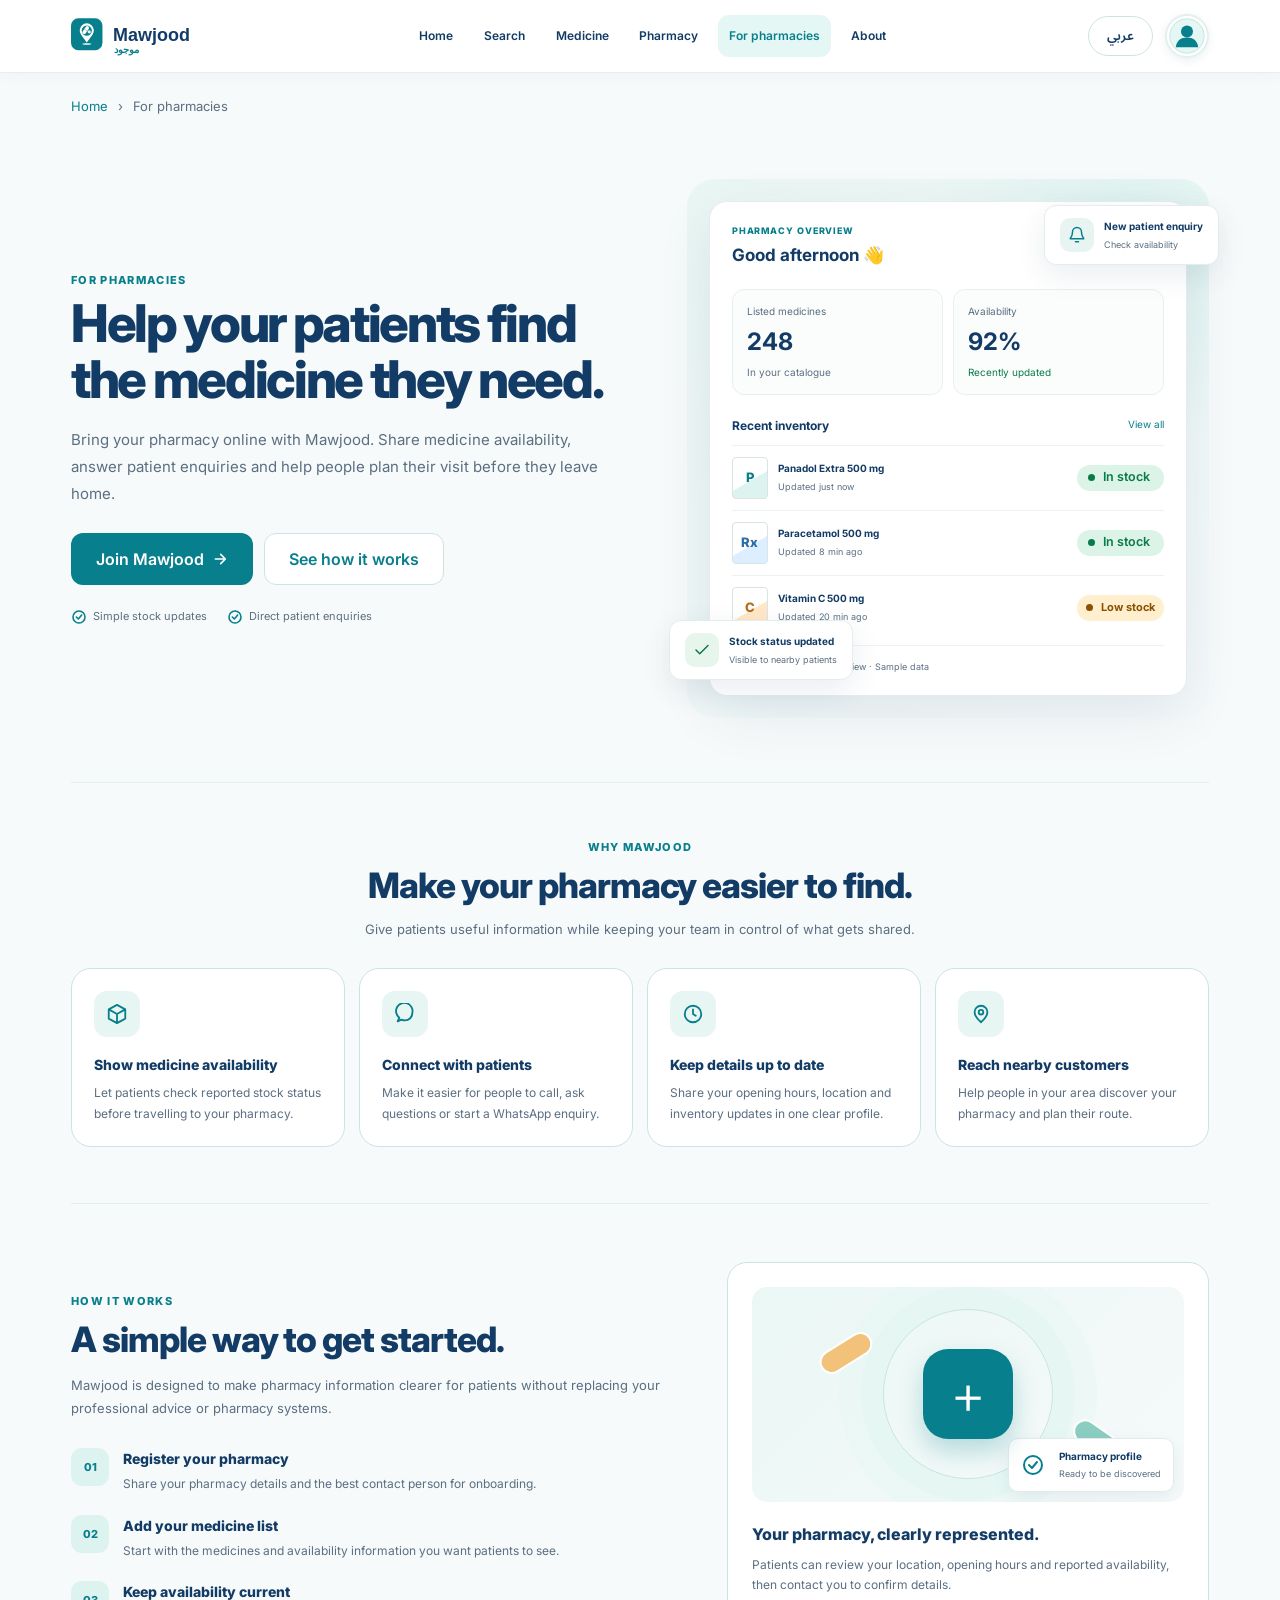
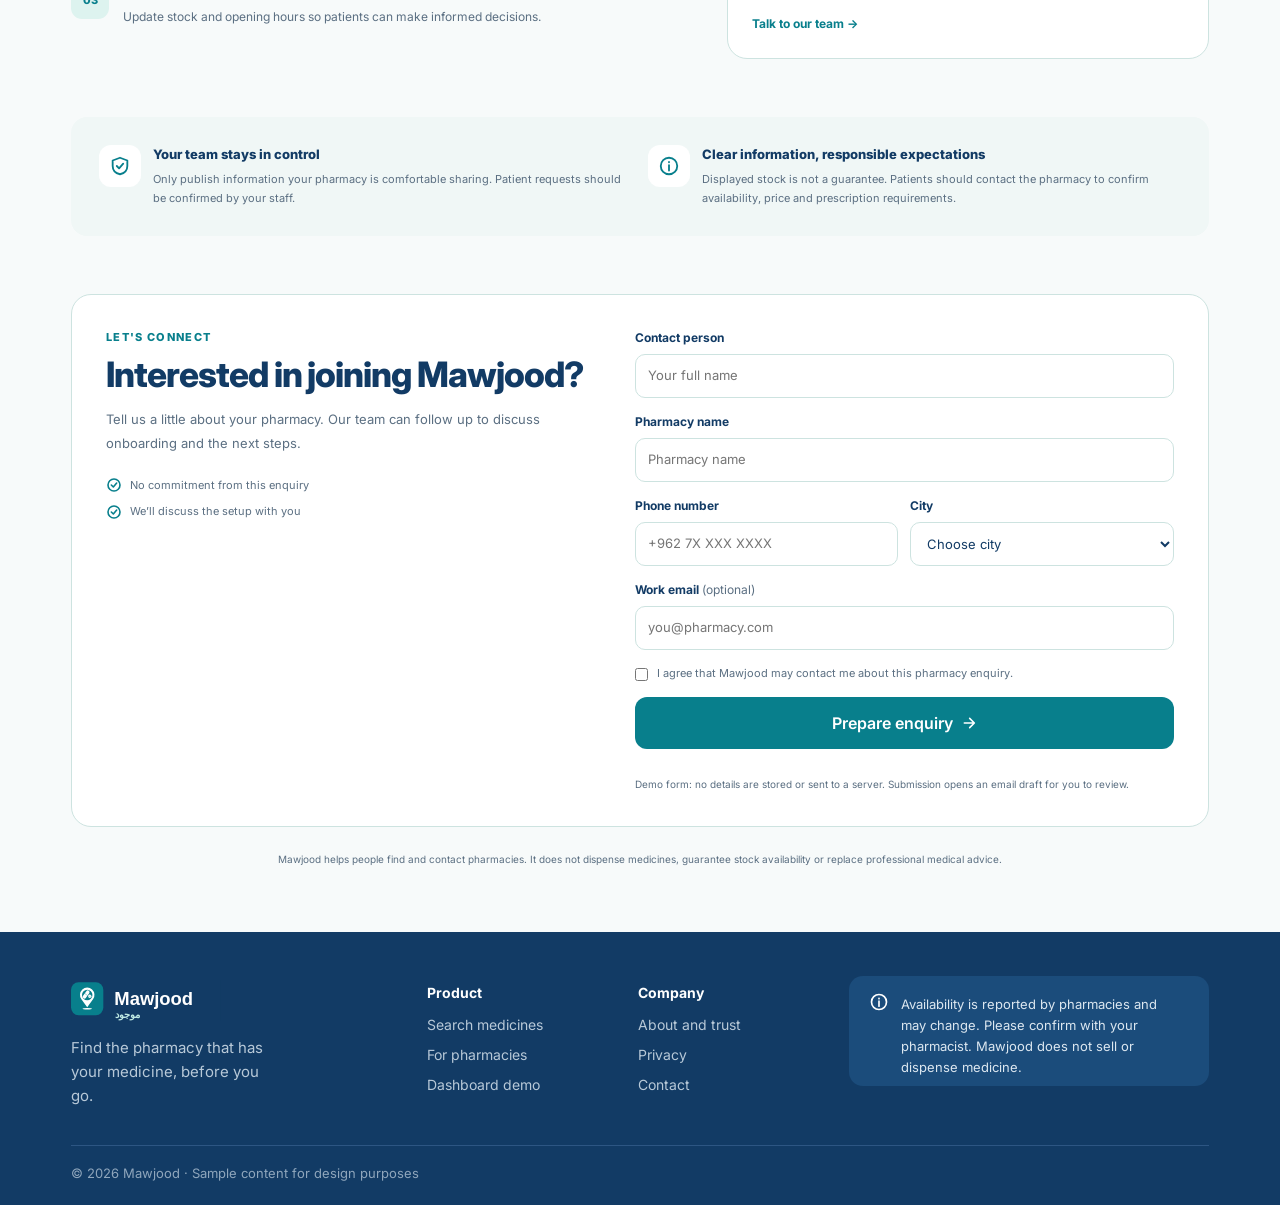
<file: mawjood-front/for-pharmacies.html>
<!DOCTYPE html>

<html dir="ltr" lang="en">
<head>
<meta charset="utf-8"/>
<meta content="width=device-width, initial-scale=1" name="viewport"/>
<title>For Pharmacies · Mawjood</title>
<meta content="Join Mawjood to share pharmacy details and reported medicine availability with nearby patients." name="description"/>
<meta content="#087F8C" name="theme-color"/>
<link href="assets/brand/favicon.svg" rel="icon" type="image/svg+xml"/>
<link href="assets/brand/favicon.ico" rel="icon" sizes="48x48"/>
<link href="assets/brand/apple-touch-icon.png" rel="apple-touch-icon"/>
<link href="https://fonts.googleapis.com" rel="preconnect"/>
<link crossorigin="" href="https://fonts.gstatic.com" rel="preconnect"/>
<link href="https://fonts.googleapis.com/css2?family=Inter:wght@400;500;600;700;800&amp;family=Noto+Sans+Arabic:wght@400;500;600;700;800&amp;display=swap" rel="stylesheet"/>
<link href="css/base.css" rel="stylesheet"/>
<link href="css/components.css" rel="stylesheet"/>
<link href="css/rtl.css" rel="stylesheet"/>
<link href="css/pages.css" rel="stylesheet"/>
<link href="css/improvements.css" rel="stylesheet"/></head>
<body class="page-for-pharmacies">
<!-- Icon sprite (24px grid, stroke icons) and logo tile -->
<svg aria-hidden="true" focusable="false" height="0" style="position:absolute" width="0">
<defs>
<symbol id="i-search" viewbox="0 0 24 24"><circle cx="11" cy="11" r="7"></circle><path d="M20 20l-4-4"></path></symbol>
<symbol id="i-pin" viewbox="0 0 24 24"><path d="M12 21s-7-6.2-7-11a7 7 0 0114 0c0 4.8-7 11-7 11z"></path><circle cx="12" cy="10" r="2.5"></circle></symbol>
<symbol id="i-chat" viewbox="0 0 24 24"><path d="M4 5h16v11H9l-5 4z"></path><path d="M8 10h8M8 13h5"></path></symbol>
<symbol id="i-shield" viewbox="0 0 24 24"><path d="M12 3l8 3v6c0 5-3.5 8-8 9-4.5-1-8-4-8-9V6z"></path><path d="M8.5 12l2.5 2.5 4.5-5"></path></symbol>
<symbol id="i-lock" viewbox="0 0 24 24"><rect height="9" rx="2" width="14" x="5" y="11"></rect><path d="M8 11V8a4 4 0 018 0v3"></path></symbol>
<symbol id="i-clock" viewbox="0 0 24 24"><circle cx="12" cy="12" r="9"></circle><path d="M12 7v5l3 2"></path></symbol>
<symbol id="i-target" viewbox="0 0 24 24"><circle cx="12" cy="12" r="3"></circle><circle cx="12" cy="12" r="8"></circle><path d="M12 2v3M12 19v3M2 12h3M19 12h3"></path></symbol>
<symbol id="i-chevd" viewbox="0 0 24 24"><path d="M5 9l7 7 7-7"></path></symbol>
<symbol id="i-info" viewbox="0 0 24 24"><circle cx="12" cy="12" r="9"></circle><path d="M12 11v6M12 7.5v.5"></path></symbol>
<symbol id="i-globe" viewbox="0 0 24 24"><circle cx="12" cy="12" r="9"></circle><path d="M3 12h18M12 3c3 3 3 15 0 18M12 3c-3 3-3 15 0 18"></path></symbol>
<symbol id="i-menu" viewbox="0 0 24 24"><path d="M4 7h16M4 12h16M4 17h16"></path></symbol>
<symbol id="logo-tile" viewbox="0 0 816 816">
<rect fill="#087F8C" height="816" rx="196" width="816"></rect>
<g transform="translate(408 402) scale(1.12) translate(-408 -402)">
<path d="M409 617 L262.3 420.4 A183 183 0 1 1 555.7 420.4 Z" fill="#FFFFFF"></path>
<circle cx="409" cy="314" fill="#087F8C" r="132"></circle>
<g transform="rotate(36 382 302)">
<rect fill="#FFFFFF" height="230" rx="45" width="90" x="337" y="187"></rect>
<rect fill="#087F8C" height="6" width="90" x="337" y="299"></rect>
</g>
<circle cx="474" cy="346" fill="#FFFFFF" r="42"></circle>
<path d="M433 359 L515 337" stroke="#087F8C" stroke-width="6"></path>
<ellipse cx="410" cy="656" fill="#FFFFFF" rx="120" ry="20"></ellipse>
</g>
</symbol>
<symbol id="i-arrow-right" viewbox="0 0 24 24"><path d="M5 12h14M13 5l7 7-7 7"></path></symbol><symbol id="i-check-circle" viewbox="0 0 24 24"><circle cx="12" cy="12" r="9"></circle><path d="m8 12 3 3 5-6"></path></symbol><symbol id="i-bell" viewbox="0 0 24 24"><path d="M18 8a6 6 0 0 0-12 0c0 7-3 7-3 9h18c0-2-3-2-3-9M10 21h4"></path></symbol><symbol id="i-check" viewbox="0 0 24 24"><path d="m4 12 5 5 11-11"></path></symbol><symbol id="i-package" viewbox="0 0 24 24"><path d="m12 2 9 5-9 5-9-5 9-5ZM3 7v10l9 5 9-5V7M12 12v10"></path></symbol><symbol id="i-message-circle" viewbox="0 0 24 24"><path d="M20 11a8 8 0 0 1-8 8 9 9 0 0 1-4-.9L4 20l1.8-4A9 9 0 1 1 20 11z"></path></symbol><symbol id="i-map-pin" viewbox="0 0 24 24"><path d="M12 21s-7-6.2-7-11a7 7 0 0 1 14 0c0 4.8-7 11-7 11z"></path><circle cx="12" cy="10" r="2.5"></circle></symbol></defs>
</svg>
<a class="skip-link" href="#main">Skip to content</a>
<!-- ===================== Header ===================== -->
<header class="site-header"><div class="container site-header__inner"><a aria-label="Mawjood home" class="brand" href="index.html"><img alt="Mawjood" class="brand__lockup" src="assets/brand/lockup-on-white.svg"/></a><nav aria-label="Main navigation" class="site-nav" id="site-nav"><ul class="site-nav__list"><li><a class="site-nav__link" data-i18n="nav.home" href="index.html">Home</a></li><li><a class="site-nav__link" data-i18n="nav.search" href="search.html">Search</a></li><li><a class="site-nav__link" data-i18n="nav.medicine" href="medicine.html">Medicine</a></li><li><a class="site-nav__link" data-i18n="nav.pharmacy" href="pharmacy.html">Pharmacy</a></li><li><a aria-current="page" class="site-nav__link" data-i18n="nav.forPharmacies" href="for-pharmacies.html">For pharmacies</a></li><li><a class="site-nav__link" data-i18n="nav.about" href="about.html">About</a></li></ul></nav><div class="header-actions"><button aria-label="Switch language" class="lang-toggle" data-lang-toggle="" type="button"><span class="lang-toggle__label" dir="ltr">عربي</span></button><div class="profile-control"><button aria-controls="profile-menu" aria-expanded="false" aria-haspopup="true" aria-label="Account menu" class="profile-trigger" id="profile-trigger" type="button"><img alt="" height="40" src="assets/brand/profile-avatar.svg" width="40"/></button><div class="profile-menu" hidden="" id="profile-menu"><div class="profile-menu__head"><span class="profile-menu__avatar"><img alt="" height="36" src="assets/brand/profile-avatar.svg" width="36"/></span><span><strong id="account-name">My account</strong><small id="account-email">Pharmacy portal</small></span></div><a data-i18n="nav.dashboard" href="dashboard.html">Dashboard</a><a data-i18n="nav.login" href="login.html">Pharmacy login</a><button class="profile-menu__logout" data-i18n="auth.logout" hidden="" id="logout-button" type="button">Log out</button></div></div><button aria-controls="site-nav" aria-expanded="false" aria-label="Open menu" class="nav-toggle" type="button"><svg aria-hidden="true" class="icon" viewbox="0 0 24 24"><path d="M4 7h16M4 12h16M4 17h16" stroke="currentColor" stroke-linecap="round" stroke-width="2"></path></svg></button></div></div></header>
<main id="main">
<section class="page-intro partner-page">
<div class="container">
<nav aria-label="Breadcrumb" class="breadcrumbs"><a href="index.html">Home</a><span aria-hidden="true">›</span><span>For pharmacies</span></nav>
<section class="partner-hero">
<div class="partner-hero__copy">
<p class="eyebrow">FOR PHARMACIES</p>
<h1 class="partner-title">Help your patients find the medicine they need.</h1>
<p class="partner-lead">Bring your pharmacy online with Mawjood. Share medicine availability, answer patient enquiries and help people plan their visit before they leave home.</p>
<div class="partner-hero__actions"><a class="btn btn--primary btn--lg" href="#partner-contact">Join Mawjood <svg class="icon icon--16"><use href="#i-arrow-right"></use></svg></a><a class="btn btn--secondary btn--lg" href="#how-it-works">See how it works</a></div>
<div class="partner-proof"><span><svg class="icon icon--16"><use href="#i-check-circle"></use></svg> Simple stock updates</span><span><svg class="icon icon--16"><use href="#i-check-circle"></use></svg> Direct patient enquiries</span></div>
</div>
<div aria-label="Illustration of pharmacy inventory management" class="partner-hero__visual">
<div class="partner-dashboard">
<div class="partner-dashboard__top"><div><span class="dashboard-kicker">PHARMACY OVERVIEW</span><strong>Good afternoon 👋</strong></div><span class="dashboard-avatar">AS</span></div>
<div class="dashboard-stats"><div><small>Listed medicines</small><strong>248</strong><span>In your catalogue</span></div><div><small>Availability</small><strong>92%</strong><span class="stat-positive">Recently updated</span></div></div>
<div class="dashboard-list-title"><strong>Recent inventory</strong><span>View all</span></div>
<div class="dashboard-medicine"><span class="dashboard-medicine__pack pack-teal">P</span><span class="dashboard-medicine__name"><strong>Panadol Extra 500 mg</strong><small>Updated just now</small></span><span class="badge badge--in">In stock</span></div>
<div class="dashboard-medicine"><span class="dashboard-medicine__pack pack-blue">Rx</span><span class="dashboard-medicine__name"><strong>Paracetamol 500 mg</strong><small>Updated 8 min ago</small></span><span class="badge badge--in">In stock</span></div>
<div class="dashboard-medicine"><span class="dashboard-medicine__pack pack-orange">C</span><span class="dashboard-medicine__name"><strong>Vitamin C 500 mg</strong><small>Updated 20 min ago</small></span><span class="badge badge--low">Low stock</span></div>
<div class="dashboard-foot"><span class="dashboard-foot__dot"></span> Example dashboard preview · Sample data</div>
</div>
<div class="partner-float partner-float--top"><span class="partner-float__icon"><svg class="icon icon--18"><use href="#i-bell"></use></svg></span><span><strong>New patient enquiry</strong><small>Check availability</small></span></div>
<div class="partner-float partner-float--bottom"><span class="partner-float__check"><svg class="icon icon--18"><use href="#i-check"></use></svg></span><span><strong>Stock status updated</strong><small>Visible to nearby patients</small></span></div>
</div>
</section>
<section aria-labelledby="benefits-heading" class="partner-benefits">
<div class="partner-section-heading"><p class="eyebrow">WHY MAWJOOD</p><h2 id="benefits-heading">Make your pharmacy easier to find.</h2><p>Give patients useful information while keeping your team in control of what gets shared.</p></div>
<div class="benefit-grid">
<article class="benefit-card card"><span class="benefit-icon"><svg class="icon icon--22"><use href="#i-package"></use></svg></span><h3>Show medicine availability</h3><p>Let patients check reported stock status before travelling to your pharmacy.</p></article>
<article class="benefit-card card"><span class="benefit-icon"><svg class="icon icon--22"><use href="#i-message-circle"></use></svg></span><h3>Connect with patients</h3><p>Make it easier for people to call, ask questions or start a WhatsApp enquiry.</p></article>
<article class="benefit-card card"><span class="benefit-icon"><svg class="icon icon--22"><use href="#i-clock"></use></svg></span><h3>Keep details up to date</h3><p>Share your opening hours, location and inventory updates in one clear profile.</p></article>
<article class="benefit-card card"><span class="benefit-icon"><svg class="icon icon--22"><use href="#i-map-pin"></use></svg></span><h3>Reach nearby customers</h3><p>Help people in your area discover your pharmacy and plan their route.</p></article>
</div>
</section>
<section aria-labelledby="how-heading" class="partner-how" id="how-it-works">
<div class="partner-how__copy"><p class="eyebrow">HOW IT WORKS</p><h2 id="how-heading">A simple way to get started.</h2><p class="partner-how__lead">Mawjood is designed to make pharmacy information clearer for patients without replacing your professional advice or pharmacy systems.</p>
<ol class="partner-steps">
<li><span class="step-number">01</span><div><h3>Register your pharmacy</h3><p>Share your pharmacy details and the best contact person for onboarding.</p></div></li>
<li><span class="step-number">02</span><div><h3>Add your medicine list</h3><p>Start with the medicines and availability information you want patients to see.</p></div></li>
<li><span class="step-number">03</span><div><h3>Keep availability current</h3><p>Update stock and opening hours so patients can make informed decisions.</p></div></li>
</ol>
</div>
<div class="partner-how__panel card"><div class="onboarding-illustration"><span class="onboarding-ring"></span><span class="onboarding-cross">+</span><span class="onboarding-pill onboarding-pill--one"></span><span class="onboarding-pill onboarding-pill--two"></span><span class="onboarding-card"><svg class="icon icon--24"><use href="#i-check-circle"></use></svg><strong>Pharmacy profile</strong><small>Ready to be discovered</small></span></div><h3>Your pharmacy, clearly represented.</h3><p>Patients can review your location, opening hours and reported availability, then contact you to confirm details.</p><a class="action-link" href="#partner-contact">Talk to our team <span aria-hidden="true">→</span></a></div>
</section>
<section class="partner-trust">
<div class="trust-item"><span class="trust-item__icon"><svg class="icon icon--22"><use href="#i-shield"></use></svg></span><div><h3>Your team stays in control</h3><p>Only publish information your pharmacy is comfortable sharing. Patient requests should be confirmed by your staff.</p></div></div>
<div class="trust-item"><span class="trust-item__icon"><svg class="icon icon--22"><use href="#i-info"></use></svg></span><div><h3>Clear information, responsible expectations</h3><p>Displayed stock is not a guarantee. Patients should contact the pharmacy to confirm availability, price and prescription requirements.</p></div></div>
</section>
<section aria-labelledby="partner-contact-heading" class="partner-contact card" id="partner-contact">
<div class="partner-contact__copy"><p class="eyebrow">LET'S CONNECT</p><h2 id="partner-contact-heading">Interested in joining Mawjood?</h2><p>Tell us a little about your pharmacy. Our team can follow up to discuss onboarding and the next steps.</p><div class="contact-points"><span><svg class="icon icon--16"><use href="#i-check-circle"></use></svg> No commitment from this enquiry</span><span><svg class="icon icon--16"><use href="#i-check-circle"></use></svg> We’ll discuss the setup with you</span></div></div>
<form class="partner-form" id="partner-form">
<div class="form-field"><label for="partner-name">Contact person</label><input autocomplete="name" id="partner-name" name="name" placeholder="Your full name" required=""/></div>
<div class="form-field"><label for="partner-pharmacy">Pharmacy name</label><input id="partner-pharmacy" name="pharmacy" placeholder="Pharmacy name" required=""/></div>
<div class="form-grid">
<div class="form-field"><label for="partner-phone">Phone number</label><input autocomplete="tel" id="partner-phone" name="phone" placeholder="+962 7X XXX XXXX" required="" type="tel"/></div>
<div class="form-field"><label for="partner-city">City</label><select id="partner-city" name="city" required=""><option value="">Choose city</option><option>Amman</option><option>Zarqa</option><option>Irbid</option><option>Other</option></select></div>
</div>
<div class="form-field"><label for="partner-email">Work email <span>(optional)</span></label><input autocomplete="email" id="partner-email" name="email" placeholder="you@pharmacy.com" type="email"/></div>
<label class="consent-check"><input id="partner-consent" required="" type="checkbox"/><span>I agree that Mawjood may contact me about this pharmacy enquiry.</span></label>
<button class="btn btn--primary btn--lg" type="submit">Prepare enquiry <svg class="icon icon--16"><use href="#i-arrow-right"></use></svg></button>
<p class="form-disclaimer">Demo form: no details are stored or sent to a server. Submission opens an email draft for you to review.</p>
<p class="form-feedback" hidden="" id="partner-feedback" role="status"></p>
</form>
</section>
<p class="partner-bottom-note">Mawjood helps people find and contact pharmacies. It does not dispense medicines, guarantee stock availability or replace professional medical advice.</p>
</div>
</section>
</main>
<!-- ===================== Footer ===================== -->
<footer class="site-footer">
<div class="container">
<div class="site-footer__top">
<div class="site-footer__brand">
<a aria-label="Mawjood, home" class="brand" href="index.html">
<img alt="Mawjood" class="brand__lockup" src="assets/brand/lockup-on-navy.svg"/>
</a>
<p class="site-footer__tagline" data-i18n="footer.tagline">Find the pharmacy that has your medicine, before you go.</p>
</div>
<nav aria-labelledby="footer-product" class="footer-col">
<h2 class="footer-col__title" data-i18n="footer.product" id="footer-product">Product</h2>
<ul class="footer-col__list">
<li><a class="footer-col__link" data-i18n="footer.searchMedicines" href="search.html">Search medicines</a></li>
<li><a class="footer-col__link" data-i18n="nav.forPharmacies" href="for-pharmacies.html">For pharmacies</a></li>
<li><a class="footer-col__link" data-i18n="footer.dashboardDemo" href="dashboard.html">Dashboard demo</a></li>
</ul>
</nav>
<nav aria-labelledby="footer-company" class="footer-col">
<h2 class="footer-col__title" data-i18n="footer.company" id="footer-company">Company</h2>
<ul class="footer-col__list">
<li><a class="footer-col__link" data-i18n="footer.aboutTrust" href="about.html">About and trust</a></li>
<li><a class="footer-col__link" data-i18n="footer.privacy" href="about.html#privacy">Privacy</a></li>
<li><a class="footer-col__link" data-i18n="footer.contact" href="for-pharmacies.html#partner-contact">Contact</a></li>
</ul>
</nav>
<aside aria-label="Availability notice" class="notice" data-i18n-aria-label="footer.noticeAria">
<svg aria-hidden="true" class="icon icon--20"><use href="#i-info"></use></svg>
<p data-i18n="footer.notice">Availability is reported by pharmacies and may change. Please confirm with your pharmacist. Mawjood does not sell or dispense medicine.</p>
</aside>
</div>
<p class="site-footer__bottom">
<span data-i18n="footer.copyright">© 2026 Mawjood · Sample content</span><span class="only-desktop" data-i18n="footer.copyrightSuffix"> for design purposes</span>
</p>
</div>
</footer>
<!-- Mobile menu toggle (no dependencies) -->

<script defer="" src="js/translation-dictionary.js"></script><script defer="" src="js/i18n.js"></script><script defer="" src="js/auth.js"></script><script defer="" src="js/ui.js"></script><script defer="" src="js/for-pharmacies.js"></script></body>
</html>
</file>
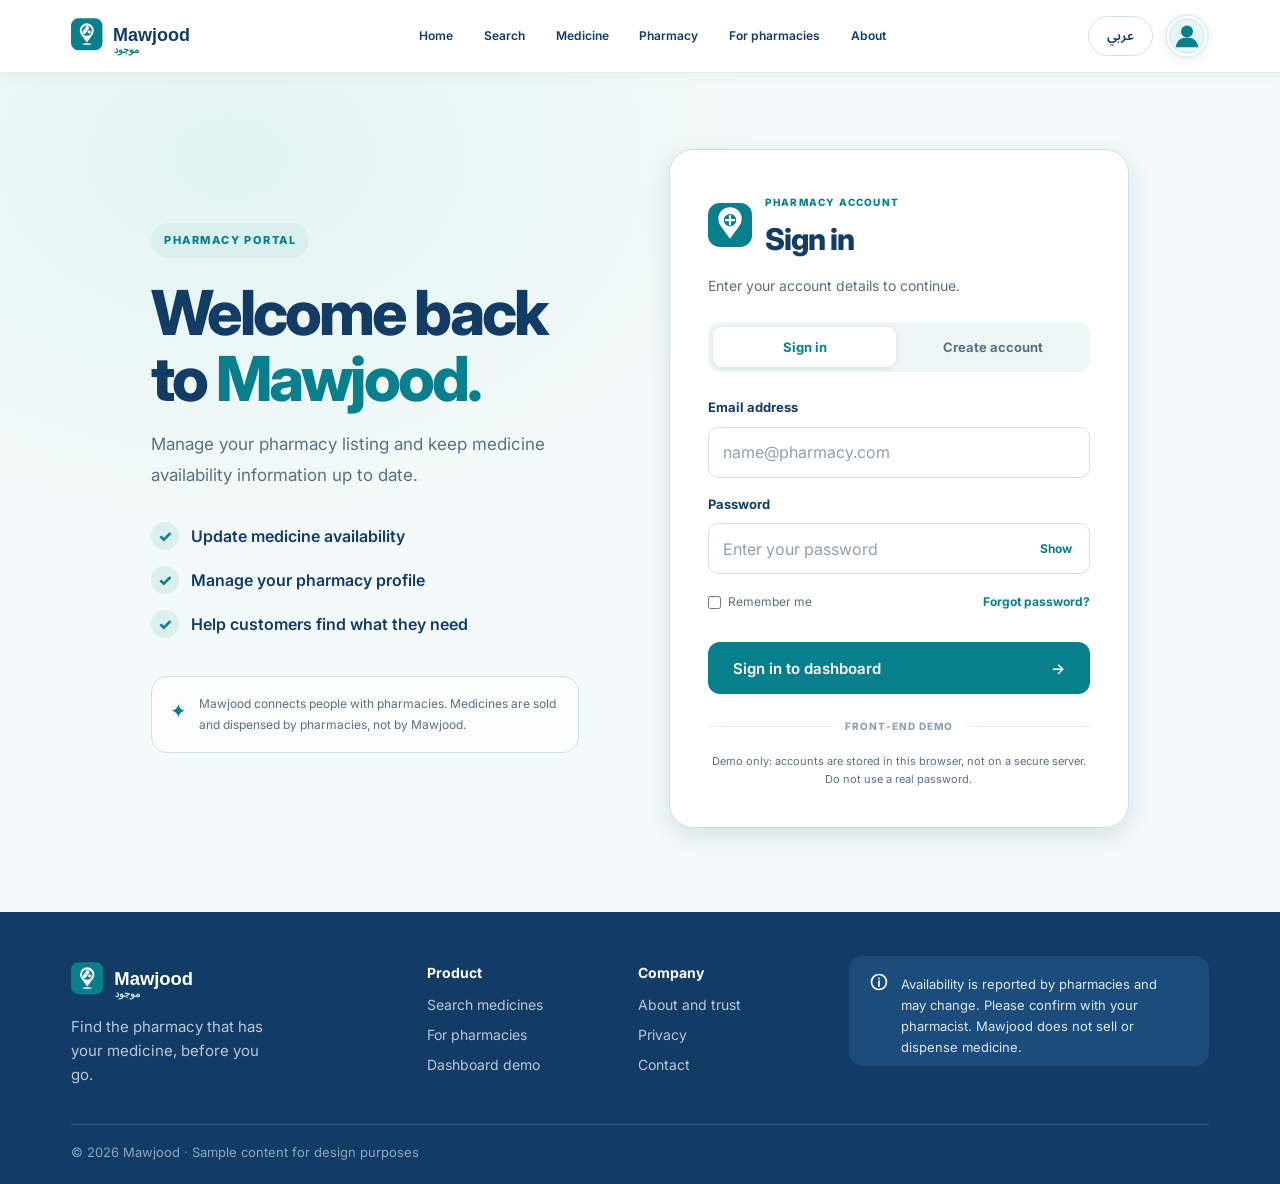
<file: mawjood-front/login.html>
<!DOCTYPE html>

<html dir="ltr" lang="en">
<head>
<meta charset="utf-8"/>
<meta content="width=device-width, initial-scale=1" name="viewport"/>
<title>Pharmacy login · Mawjood</title>
<meta content="Create a demo pharmacy account or sign in to the Mawjood dashboard." name="description"/>
<meta content="#087F8C" name="theme-color"/>
<link href="assets/brand/favicon.svg" rel="icon" type="image/svg+xml"/>
<link href="https://fonts.googleapis.com" rel="preconnect"/>
<link crossorigin="" href="https://fonts.gstatic.com" rel="preconnect"/>
<link href="https://fonts.googleapis.com/css2?family=Inter:wght@400;500;600;700;800&amp;family=Noto+Sans+Arabic:wght@400;500;600;700;800&amp;display=swap" rel="stylesheet"/>
<link href="css/base.css" rel="stylesheet"/>
<link href="css/components.css" rel="stylesheet"/>
<link href="css/rtl.css" rel="stylesheet"/>
<link href="css/login.css" rel="stylesheet"/>
<link href="css/improvements.css" rel="stylesheet"/></head>
<body class="page-login">
<svg aria-hidden="true" focusable="false" height="0" style="position:absolute" width="0">
<defs>
<symbol id="i-search" viewbox="0 0 24 24"><circle cx="11" cy="11" r="7"></circle><path d="M20 20l-4-4"></path></symbol>
<symbol id="i-pin" viewbox="0 0 24 24"><path d="M12 21s-7-6.2-7-11a7 7 0 0114 0c0 4.8-7 11-7 11z"></path><circle cx="12" cy="10" r="2.5"></circle></symbol>
<symbol id="i-chat" viewbox="0 0 24 24"><path d="M4 5h16v11H9l-5 4z"></path><path d="M8 10h8M8 13h5"></path></symbol>
<symbol id="i-shield" viewbox="0 0 24 24"><path d="M12 3l8 3v6c0 5-3.5 8-8 9-4.5-1-8-4-8-9V6z"></path><path d="M8.5 12l2.5 2.5 4.5-5"></path></symbol>
<symbol id="i-lock" viewbox="0 0 24 24"><rect height="9" rx="2" width="14" x="5" y="11"></rect><path d="M8 11V8a4 4 0 018 0v3"></path></symbol>
<symbol id="i-clock" viewbox="0 0 24 24"><circle cx="12" cy="12" r="9"></circle><path d="M12 7v5l3 2"></path></symbol>
<symbol id="i-target" viewbox="0 0 24 24"><circle cx="12" cy="12" r="3"></circle><circle cx="12" cy="12" r="8"></circle><path d="M12 2v3M12 19v3M2 12h3M19 12h3"></path></symbol>
<symbol id="i-chevd" viewbox="0 0 24 24"><path d="M5 9l7 7 7-7"></path></symbol>
<symbol id="i-info" viewbox="0 0 24 24"><circle cx="12" cy="12" r="9"></circle><path d="M12 11v6M12 7.5v.5"></path></symbol>
<symbol id="i-globe" viewbox="0 0 24 24"><circle cx="12" cy="12" r="9"></circle><path d="M3 12h18M12 3c3 3 3 15 0 18M12 3c-3 3-3 15 0 18"></path></symbol>
<symbol id="i-menu" viewbox="0 0 24 24"><path d="M4 7h16M4 12h16M4 17h16"></path></symbol>
<symbol id="logo-tile" viewbox="0 0 816 816">
<rect fill="#087F8C" height="816" rx="196" width="816"></rect>
<g transform="translate(408 402) scale(1.12) translate(-408 -402)">
<path d="M409 617 L262.3 420.4 A183 183 0 1 1 555.7 420.4 Z" fill="#FFFFFF"></path>
<circle cx="409" cy="314" fill="#087F8C" r="132"></circle>
<g transform="rotate(36 382 302)">
<rect fill="#FFFFFF" height="230" rx="45" width="90" x="337" y="187"></rect>
<rect fill="#087F8C" height="6" width="90" x="337" y="299"></rect>
</g>
<circle cx="474" cy="346" fill="#FFFFFF" r="42"></circle>
<path d="M433 359 L515 337" stroke="#087F8C" stroke-width="6"></path>
<ellipse cx="410" cy="656" fill="#FFFFFF" rx="120" ry="20"></ellipse>
</g>
</symbol>
</defs>
</svg>
<a class="skip-link" data-i18n="a11y.skip" href="#main">Skip to content</a>
<!-- ===================== Header ===================== -->
<header class="site-header"><div class="container site-header__inner"><a aria-label="Mawjood home" class="brand" href="index.html"><img alt="Mawjood" class="brand__lockup" src="assets/brand/lockup-on-white.svg"/></a><nav aria-label="Main navigation" class="site-nav" id="site-nav"><ul class="site-nav__list"><li><a class="site-nav__link" data-i18n="nav.home" href="index.html">Home</a></li><li><a class="site-nav__link" data-i18n="nav.search" href="search.html">Search</a></li><li><a class="site-nav__link" data-i18n="nav.medicine" href="medicine.html">Medicine</a></li><li><a class="site-nav__link" data-i18n="nav.pharmacy" href="pharmacy.html">Pharmacy</a></li><li><a class="site-nav__link" data-i18n="nav.forPharmacies" href="for-pharmacies.html">For pharmacies</a></li><li><a class="site-nav__link" data-i18n="nav.about" href="about.html">About</a></li></ul></nav><div class="header-actions"><button aria-label="Switch language" class="lang-toggle" data-lang-toggle="" type="button"><span class="lang-toggle__label" dir="ltr">عربي</span></button><div class="profile-control"><button aria-controls="profile-menu" aria-expanded="false" aria-haspopup="true" aria-label="Account menu" class="profile-trigger" id="profile-trigger" type="button"><img alt="" height="40" src="assets/brand/profile-avatar.svg" width="40"/></button><div class="profile-menu" hidden="" id="profile-menu"><div class="profile-menu__head"><span class="profile-menu__avatar"><img alt="" height="36" src="assets/brand/profile-avatar.svg" width="36"/></span><span><strong id="account-name">My account</strong><small id="account-email">Pharmacy portal</small></span></div><a data-i18n="nav.dashboard" href="dashboard.html">Dashboard</a><a data-i18n="nav.login" href="login.html">Pharmacy login</a><button class="profile-menu__logout" data-i18n="auth.logout" hidden="" id="logout-button" type="button">Log out</button></div></div><button aria-controls="site-nav" aria-expanded="false" aria-label="Open menu" class="nav-toggle" type="button"><svg aria-hidden="true" class="icon" viewbox="0 0 24 24"><path d="M4 7h16M4 12h16M4 17h16" stroke="currentColor" stroke-linecap="round" stroke-width="2"></path></svg></button></div></div></header>
<main class="login-main" id="main">
<section aria-labelledby="login-title" class="login-layout container">
<div class="login-intro">
<span class="login-kicker" data-ar="بوابة الصيدليات" data-en="PHARMACY PORTAL">PHARMACY PORTAL</span>
<h1 data-ar="أهلاً بعودتك إلى &lt;em&gt;موجود.&lt;/em&gt;" data-en="Welcome back to &lt;em&gt;Mawjood.&lt;/em&gt;">Welcome back to <em>Mawjood.</em></h1>
<p data-ar="أدر صفحة صيدليتك وحافظ على تحديث معلومات توفر الأدوية." data-en="Manage your pharmacy listing and keep medicine availability information up to date.">Manage your pharmacy listing and keep medicine availability information up to date.</p>
<div class="login-benefits">
<div class="login-benefit"><span class="benefit-icon">✓</span><span data-ar="تحديث توفر الأدوية" data-en="Update medicine availability">Update medicine availability</span></div>
<div class="login-benefit"><span class="benefit-icon">✓</span><span data-ar="إدارة ملف الصيدلية" data-en="Manage your pharmacy profile">Manage your pharmacy profile</span></div>
<div class="login-benefit"><span class="benefit-icon">✓</span><span data-ar="مساعدة العملاء في العثور على ما يحتاجونه" data-en="Help customers find what they need">Help customers find what they need</span></div>
</div>
<div class="login-note"><span aria-hidden="true">✦</span><p data-ar="يربط موجود الأشخاص بالصيدليات. بيع الأدوية وصرفها مسؤولية الصيدليات وليس موجود." data-en="Mawjood connects people with pharmacies. Medicines are sold and dispensed by pharmacies, not by Mawjood.">Mawjood connects people with pharmacies. Medicines are sold and dispensed by pharmacies, not by Mawjood.</p></div>
</div>
<div class="login-card">
<div class="login-card__brand"><img alt="" height="44" src="assets/brand/mark-teal.svg" width="44"/><div><span class="login-card__eyebrow" data-ar="حساب الصيدلية" data-en="PHARMACY ACCOUNT">PHARMACY ACCOUNT</span><h2 data-ar="تسجيل الدخول" data-en="Sign in" id="login-title">Sign in</h2></div></div>
<p class="login-card__lead" data-ar="أدخل بيانات حسابك للمتابعة." data-en="Enter your account details to continue.">Enter your account details to continue.</p>
<div aria-label="Account access" class="auth-tabs" role="tablist">
<button aria-selected="true" class="auth-tab is-active" id="show-login" role="tab" type="button">Sign in</button>
<button aria-selected="false" class="auth-tab" id="show-signup" role="tab" type="button">Create account</button>
</div>
<form id="login-form" novalidate="">
<label data-ar="البريد الإلكتروني" data-en="Email address" for="login-email">Email address</label>
<input autocomplete="username" id="login-email" name="email" placeholder="name@pharmacy.com" required="" type="email"/>
<label data-ar="كلمة المرور" data-en="Password" for="login-password">Password</label>
<div class="password-wrap"><input autocomplete="current-password" id="login-password" name="password" placeholder="Enter your password" required="" type="password"/><button aria-label="Show password" class="password-toggle" data-ar="إظهار" data-en="Show" id="toggle-password" type="button">Show</button></div>
<div class="login-form-row"><label class="remember-label"><input id="remember-me" type="checkbox"/><span data-ar="تذكرني" data-en="Remember me">Remember me</span></label><a data-ar="نسيت كلمة المرور؟" data-en="Forgot password?" href="for-pharmacies.html#partner-contact" id="forgot-link">Forgot password?</a></div>
<p aria-live="polite" class="login-message" id="login-message" role="status"></p>
<button class="btn btn--primary login-submit" type="submit"><span data-ar="الدخول إلى لوحة التحكم" data-en="Sign in to dashboard">Sign in to dashboard</span><span aria-hidden="true">→</span></button>
</form>
<form hidden="" id="signup-form" novalidate="">
<label for="signup-name">Pharmacy / account name</label>
<input autocomplete="organization" id="signup-name" minlength="2" name="name" placeholder="Al-Shifa Pharmacy" required="" type="text"/>
<label for="signup-email">Email address</label>
<input autocomplete="email" id="signup-email" name="email" placeholder="name@pharmacy.com" required="" type="email"/>
<label for="signup-password">Password</label>
<div class="password-wrap"><input autocomplete="new-password" id="signup-password" minlength="8" name="password" placeholder="At least 8 characters" required="" type="password"/><button class="password-toggle" data-password-toggle="signup-password" type="button">Show</button></div>
<label for="signup-confirm">Confirm password</label>
<input autocomplete="new-password" id="signup-confirm" minlength="8" name="confirm" placeholder="Re-enter your password" required="" type="password"/>
<p aria-live="polite" class="login-message" id="signup-message" role="status"></p>
<button class="btn btn--primary login-submit" type="submit"><span>Create demo account</span><span aria-hidden="true">→</span></button>
</form>
<div class="login-divider"><span>FRONT-END DEMO</span></div>
<p class="login-small">Demo only: accounts are stored in this browser, not on a secure server. Do not use a real password.</p>
</div>
</section>
</main>
<!-- ===================== Footer ===================== -->
<footer class="site-footer">
<div class="container">
<div class="site-footer__top">
<div class="site-footer__brand">
<a aria-label="Mawjood, home" class="brand" href="index.html">
<img alt="Mawjood" class="brand__lockup" src="assets/brand/lockup-on-navy.svg"/>
</a>
<p class="site-footer__tagline" data-i18n="footer.tagline">Find the pharmacy that has your medicine, before you go.</p>
</div>
<nav aria-labelledby="footer-product" class="footer-col">
<h2 class="footer-col__title" data-i18n="footer.product" id="footer-product">Product</h2>
<ul class="footer-col__list">
<li><a class="footer-col__link" data-i18n="footer.searchMedicines" href="search.html">Search medicines</a></li>
<li><a class="footer-col__link" data-i18n="nav.forPharmacies" href="for-pharmacies.html">For pharmacies</a></li>
<li><a class="footer-col__link" data-i18n="footer.dashboardDemo" href="dashboard.html">Dashboard demo</a></li>
</ul>
</nav>
<nav aria-labelledby="footer-company" class="footer-col">
<h2 class="footer-col__title" data-i18n="footer.company" id="footer-company">Company</h2>
<ul class="footer-col__list">
<li><a class="footer-col__link" data-i18n="footer.aboutTrust" href="about.html">About and trust</a></li>
<li><a class="footer-col__link" data-i18n="footer.privacy" href="about.html#privacy">Privacy</a></li>
<li><a class="footer-col__link" data-i18n="footer.contact" href="for-pharmacies.html#partner-contact">Contact</a></li>
</ul>
</nav>
<aside aria-label="Availability notice" class="notice" data-i18n-aria-label="footer.noticeAria">
<svg aria-hidden="true" class="icon icon--20"><use href="#i-info"></use></svg>
<p data-i18n="footer.notice">Availability is reported by pharmacies and may change. Please confirm with your pharmacist. Mawjood does not sell or dispense medicine.</p>
</aside>
</div>
<p class="site-footer__bottom">
<span data-i18n="footer.copyright">© 2026 Mawjood · Sample content</span><span class="only-desktop" data-i18n="footer.copyrightSuffix"> for design purposes</span>
</p>
</div>
</footer>

<script defer="" src="js/translation-dictionary.js"></script><script defer="" src="js/i18n.js"></script><script defer="" src="js/auth.js"></script><script defer="" src="js/ui.js"></script><script defer="" src="js/login.js"></script></body>
</html>
</file>
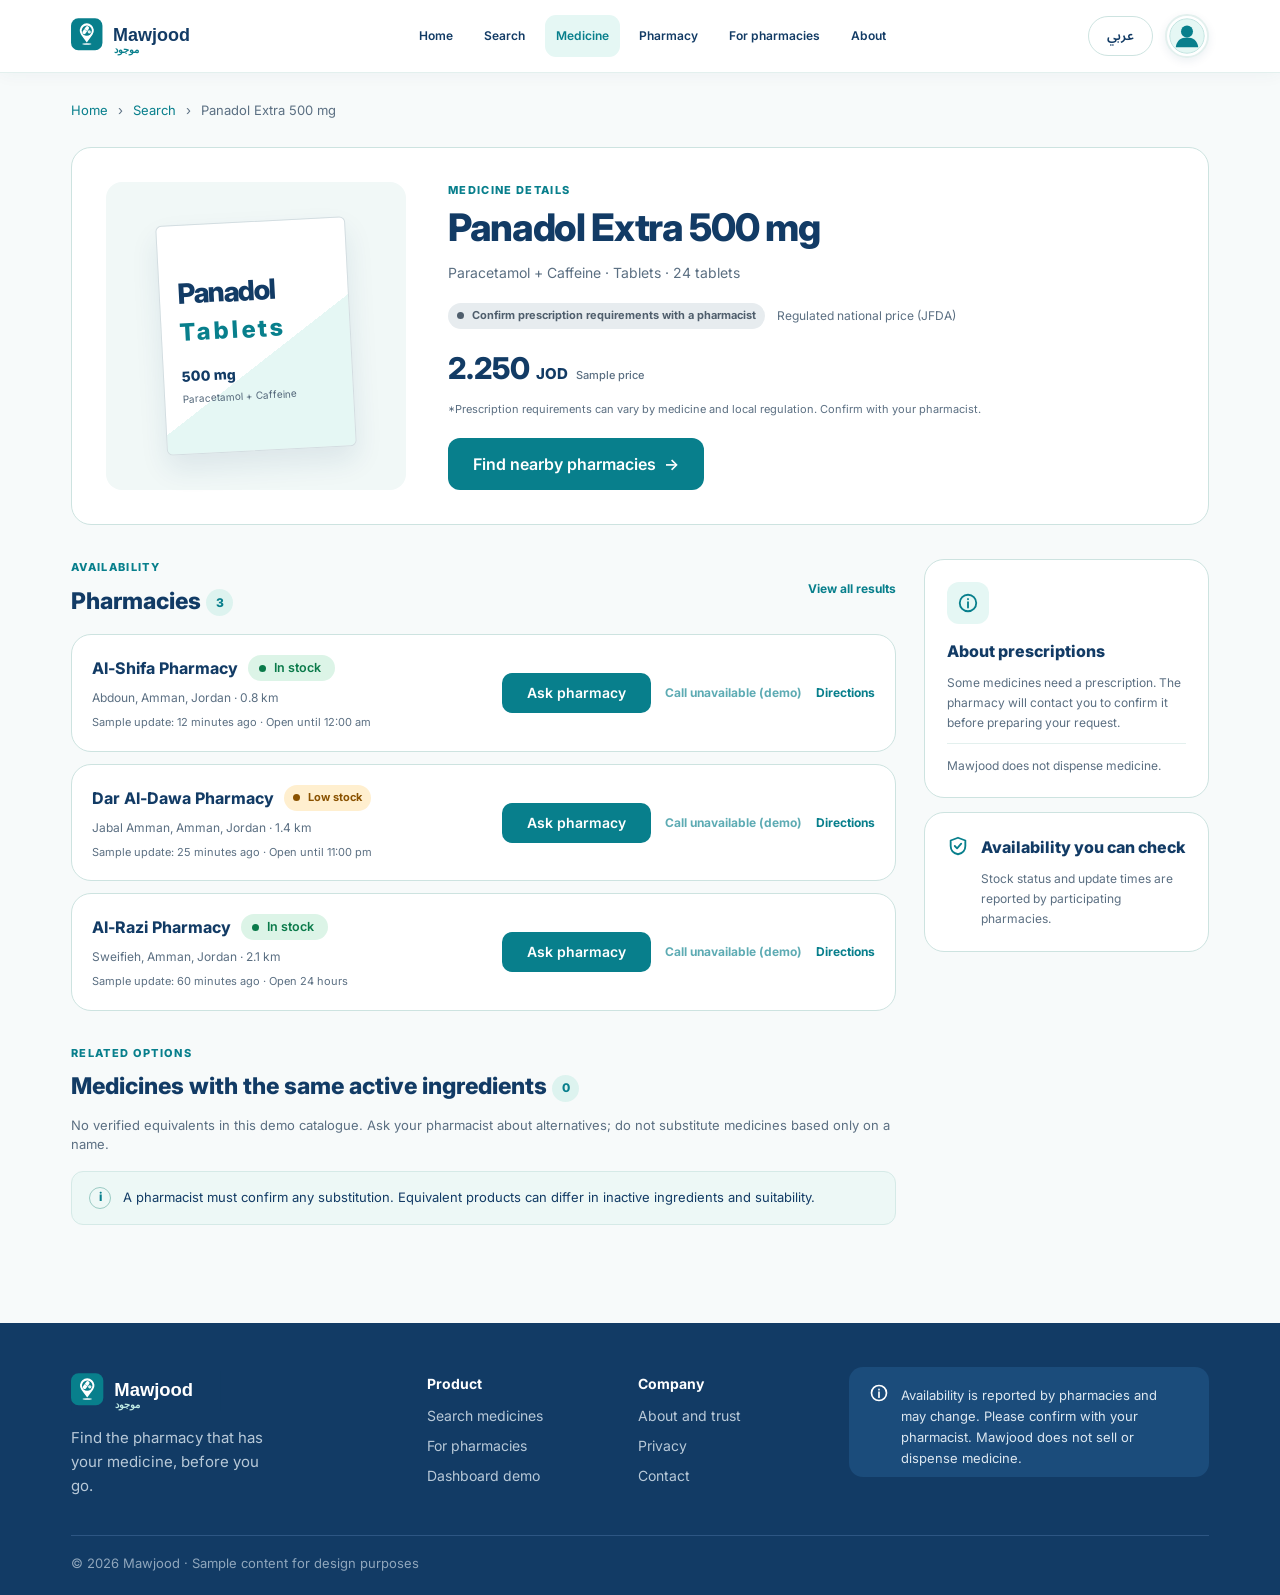
<file: mawjood-front/medicine.html>
<!DOCTYPE html>

<html dir="ltr" lang="en">
<head>
<meta charset="utf-8"/>
<meta content="width=device-width, initial-scale=1" name="viewport"/>
<title>Panadol Extra 500 mg · Mawjood</title>
<meta content="View medicine details and nearby pharmacy availability for Panadol Extra 500 mg." name="description"/>
<meta content="#087F8C" name="theme-color"/>
<link href="assets/brand/favicon.svg" rel="icon" type="image/svg+xml"/>
<link href="assets/brand/favicon.ico" rel="icon" sizes="48x48"/>
<link href="assets/brand/apple-touch-icon.png" rel="apple-touch-icon"/>
<link href="https://fonts.googleapis.com" rel="preconnect"/>
<link crossorigin="" href="https://fonts.gstatic.com" rel="preconnect"/>
<link href="https://fonts.googleapis.com/css2?family=Inter:wght@400;500;600;700;800&amp;family=Noto+Sans+Arabic:wght@400;500;600;700;800&amp;display=swap" rel="stylesheet"/>
<link href="css/base.css" rel="stylesheet"/>
<link href="css/components.css" rel="stylesheet"/>
<link href="css/rtl.css" rel="stylesheet"/>
<link href="css/pages.css" rel="stylesheet"/>
<link href="css/improvements.css" rel="stylesheet"/></head>
<body class="page-medicine">
<!-- Icon sprite (24px grid, stroke icons) and logo tile -->
<svg aria-hidden="true" focusable="false" height="0" style="position:absolute" width="0">
<defs>
<symbol id="i-search" viewbox="0 0 24 24"><circle cx="11" cy="11" r="7"></circle><path d="M20 20l-4-4"></path></symbol>
<symbol id="i-pin" viewbox="0 0 24 24"><path d="M12 21s-7-6.2-7-11a7 7 0 0114 0c0 4.8-7 11-7 11z"></path><circle cx="12" cy="10" r="2.5"></circle></symbol>
<symbol id="i-chat" viewbox="0 0 24 24"><path d="M4 5h16v11H9l-5 4z"></path><path d="M8 10h8M8 13h5"></path></symbol>
<symbol id="i-shield" viewbox="0 0 24 24"><path d="M12 3l8 3v6c0 5-3.5 8-8 9-4.5-1-8-4-8-9V6z"></path><path d="M8.5 12l2.5 2.5 4.5-5"></path></symbol>
<symbol id="i-lock" viewbox="0 0 24 24"><rect height="9" rx="2" width="14" x="5" y="11"></rect><path d="M8 11V8a4 4 0 018 0v3"></path></symbol>
<symbol id="i-clock" viewbox="0 0 24 24"><circle cx="12" cy="12" r="9"></circle><path d="M12 7v5l3 2"></path></symbol>
<symbol id="i-target" viewbox="0 0 24 24"><circle cx="12" cy="12" r="3"></circle><circle cx="12" cy="12" r="8"></circle><path d="M12 2v3M12 19v3M2 12h3M19 12h3"></path></symbol>
<symbol id="i-chevd" viewbox="0 0 24 24"><path d="M5 9l7 7 7-7"></path></symbol>
<symbol id="i-info" viewbox="0 0 24 24"><circle cx="12" cy="12" r="9"></circle><path d="M12 11v6M12 7.5v.5"></path></symbol>
<symbol id="i-globe" viewbox="0 0 24 24"><circle cx="12" cy="12" r="9"></circle><path d="M3 12h18M12 3c3 3 3 15 0 18M12 3c-3 3-3 15 0 18"></path></symbol>
<symbol id="i-menu" viewbox="0 0 24 24"><path d="M4 7h16M4 12h16M4 17h16"></path></symbol>
<symbol id="logo-tile" viewbox="0 0 816 816">
<rect fill="#087F8C" height="816" rx="196" width="816"></rect>
<g transform="translate(408 402) scale(1.12) translate(-408 -402)">
<path d="M409 617 L262.3 420.4 A183 183 0 1 1 555.7 420.4 Z" fill="#FFFFFF"></path>
<circle cx="409" cy="314" fill="#087F8C" r="132"></circle>
<g transform="rotate(36 382 302)">
<rect fill="#FFFFFF" height="230" rx="45" width="90" x="337" y="187"></rect>
<rect fill="#087F8C" height="6" width="90" x="337" y="299"></rect>
</g>
<circle cx="474" cy="346" fill="#FFFFFF" r="42"></circle>
<path d="M433 359 L515 337" stroke="#087F8C" stroke-width="6"></path>
<ellipse cx="410" cy="656" fill="#FFFFFF" rx="120" ry="20"></ellipse>
</g>
</symbol>
</defs>
</svg>
<a class="skip-link" href="#main">Skip to content</a>
<!-- ===================== Header ===================== -->
<header class="site-header"><div class="container site-header__inner"><a aria-label="Mawjood home" class="brand" href="index.html"><img alt="Mawjood" class="brand__lockup" src="assets/brand/lockup-on-white.svg"/></a><nav aria-label="Main navigation" class="site-nav" id="site-nav"><ul class="site-nav__list"><li><a class="site-nav__link" data-i18n="nav.home" href="index.html">Home</a></li><li><a class="site-nav__link" data-i18n="nav.search" href="search.html">Search</a></li><li><a aria-current="page" class="site-nav__link" data-i18n="nav.medicine" href="medicine.html">Medicine</a></li><li><a class="site-nav__link" data-i18n="nav.pharmacy" href="pharmacy.html">Pharmacy</a></li><li><a class="site-nav__link" data-i18n="nav.forPharmacies" href="for-pharmacies.html">For pharmacies</a></li><li><a class="site-nav__link" data-i18n="nav.about" href="about.html">About</a></li></ul></nav><div class="header-actions"><button aria-label="Switch language" class="lang-toggle" data-lang-toggle="" type="button"><span class="lang-toggle__label" dir="ltr">عربي</span></button><div class="profile-control"><button aria-controls="profile-menu" aria-expanded="false" aria-haspopup="true" aria-label="Account menu" class="profile-trigger" id="profile-trigger" type="button"><img alt="" height="40" src="assets/brand/profile-avatar.svg" width="40"/></button><div class="profile-menu" hidden="" id="profile-menu"><div class="profile-menu__head"><span class="profile-menu__avatar"><img alt="" height="36" src="assets/brand/profile-avatar.svg" width="36"/></span><span><strong id="account-name">My account</strong><small id="account-email">Pharmacy portal</small></span></div><a data-i18n="nav.dashboard" href="dashboard.html">Dashboard</a><a data-i18n="nav.login" href="login.html">Pharmacy login</a><button class="profile-menu__logout" data-i18n="auth.logout" hidden="" id="logout-button" type="button">Log out</button></div></div><button aria-controls="site-nav" aria-expanded="false" aria-label="Open menu" class="nav-toggle" type="button"><svg aria-hidden="true" class="icon" viewbox="0 0 24 24"><path d="M4 7h16M4 12h16M4 17h16" stroke="currentColor" stroke-linecap="round" stroke-width="2"></path></svg></button></div></div></header>
<main id="main">
<section class="page-intro medicine-page">
<div class="container">
<nav aria-label="Breadcrumb" class="breadcrumbs"><a href="index.html">Home</a><span aria-hidden="true">›</span><a href="search.html?q=Panadol">Search</a><span aria-hidden="true">›</span><span>Panadol Extra 500 mg</span></nav>
<section aria-labelledby="medicine-title" class="medicine-hero card">
<div aria-hidden="true" class="medicine-hero__visual"><div class="medicine-pack"><span class="medicine-pack__brand">Panadol</span><span class="medicine-pack__extra">EXTRA</span><span class="medicine-pack__strength">500 mg</span><span class="medicine-pack__detail">Paracetamol + caffeine</span></div></div>
<div class="medicine-hero__content">
<p class="eyebrow">MEDICINE DETAILS</p>
<h1 class="page-title" id="medicine-title">Panadol Extra 500 mg</h1>
<p class="medicine-subtitle">Paracetamol + caffeine <span>·</span> Tablets <span>·</span> 24 tablets</p>
<div class="medicine-tags"><span class="badge badge--neutral">No prescription needed*</span><span class="price-label">Regulated national price (JFDA)</span></div>
<p class="medicine-price">2.450 <small>JOD</small> <span>Sample price</span></p>
<p class="medicine-disclaimer">*Prescription requirements can vary by medicine and local regulation. Confirm with your pharmacist.</p>
<a class="btn btn--primary btn--lg" href="#nearby-pharmacies">Find nearby pharmacies <span aria-hidden="true">→</span></a>
</div>
</section>
<div class="medicine-columns">
<div class="medicine-main">
<section aria-labelledby="nearby-heading" class="detail-section" id="nearby-pharmacies">
<div class="section-heading-row"><div><p class="eyebrow">AVAILABILITY</p><h2 id="nearby-heading">Pharmacies <span class="count-pill">9</span></h2></div><a href="search.html?q=Panadol+Extra">View all results</a></div>
<div class="medicine-pharmacies">
<article class="pharmacy-card card"><div class="pharmacy-card__body"><div class="pharmacy-card__heading"><h3><a href="pharmacy.html">Al-Shifa Pharmacy</a></h3><span class="badge badge--in">In stock</span></div><p class="pharmacy-card__meta"><svg class="icon icon--16"><use href="#i-pin"></use></svg> Abdoun, Amman <span>·</span> 0.8 km</p><p class="pharmacy-card__updated">Updated 12 min ago <span>·</span> Open until 12:00 am</p></div><div class="pharmacy-card__actions"><a class="btn btn--primary btn--sm" href="pharmacy.html">Request reservation</a><a class="action-link" href="tel:+96260000001">Call</a><a class="action-link" href="https://maps.google.com/?q=Al-Shifa+Pharmacy+Amman" rel="noopener" target="_blank">Route</a></div></article>
<article class="pharmacy-card card"><div class="pharmacy-card__body"><div class="pharmacy-card__heading"><h3><a href="pharmacy.html">Dar Al-Dawa Pharmacy</a></h3><span class="badge badge--low">Low stock</span></div><p class="pharmacy-card__meta"><svg class="icon icon--16"><use href="#i-pin"></use></svg> Jabal Amman <span>·</span> 1.4 km</p><p class="pharmacy-card__updated">Updated 25 min ago <span>·</span> Open until 11:00 pm</p></div><div class="pharmacy-card__actions"><a class="btn btn--primary btn--sm" href="pharmacy.html">Request reservation</a><a class="action-link" href="tel:+96260000002">Call</a><a class="action-link" href="https://maps.google.com/?q=Dar+Al-Dawa+Pharmacy+Amman" rel="noopener" target="_blank">Route</a></div></article>
<article class="pharmacy-card card"><div class="pharmacy-card__body"><div class="pharmacy-card__heading"><h3><a href="pharmacy.html">Al-Razi Pharmacy</a></h3><span class="badge badge--in">In stock</span></div><p class="pharmacy-card__meta"><svg class="icon icon--16"><use href="#i-pin"></use></svg> Sweifieh, Amman <span>·</span> 2.1 km</p><p class="pharmacy-card__updated">Updated 1 h ago <span>·</span> Open 24 hours</p></div><div class="pharmacy-card__actions"><a class="btn btn--primary btn--sm" href="pharmacy.html">Request reservation</a><a class="action-link" href="tel:+96260000003">Call</a><a class="action-link" href="https://maps.google.com/?q=Al-Razi+Pharmacy+Amman" rel="noopener" target="_blank">Route</a></div></article>
</div>
</section>
<section aria-labelledby="equivalents-heading" class="detail-section equivalents">
<div class="section-heading-row"><div><p class="eyebrow">RELATED OPTIONS</p><h2 id="equivalents-heading">Related medicines <span class="count-pill">2</span></h2></div></div>
<p class="section-note">These medicines are not necessarily equivalent to Panadol Extra, which contains paracetamol and caffeine. Ask a pharmacist before choosing an alternative.</p>
<div class="equivalent-grid">
<article class="equivalent-card card"><div class="equivalent-card__icon">Rx</div><div><h3>Paracetamol 500 mg</h3><p>24 tablets · Local manufacturer</p><span class="availability-text">Example pharmacy listings</span></div><a aria-label="Search Paracetamol 500 mg" href="search.html?q=Paracetamol+500+mg">→</a></article>
<article class="equivalent-card card"><div class="equivalent-card__icon">Rx</div><div><h3>Paracetamol 500 mg</h3><p>20 tablets · Local manufacturer</p><span class="availability-text">Example pharmacy listings</span></div><a aria-label="Search Paracetamol 500 mg" href="search.html?q=Paracetamol+500+mg">→</a></article>
</div>
<div class="notice-inline"><span class="notice-inline__icon">i</span><p>A pharmacist must confirm any substitution. Equivalent products can differ in inactive ingredients and suitability.</p></div>
</section>
</div>
<aside class="medicine-aside">
<section class="prescription-note card"><span class="prescription-note__icon"><svg class="icon icon--22"><use href="#i-info"></use></svg></span><h2>About prescriptions</h2><p>Some medicines need a prescription. The pharmacy will contact you to confirm it before preparing your request.</p><p class="muted-copy">Mawjood does not dispense medicine.</p></section>
<section class="trust-mini card"><svg class="icon icon--22"><use href="#i-shield"></use></svg><div><h2>Availability you can check</h2><p>Stock status and update times are reported by participating pharmacies.</p></div></section>
</aside>
</div>
</div>
</section>
</main>
<!-- ===================== Footer ===================== -->
<footer class="site-footer">
<div class="container">
<div class="site-footer__top">
<div class="site-footer__brand">
<a aria-label="Mawjood, home" class="brand" href="index.html">
<img alt="Mawjood" class="brand__lockup" src="assets/brand/lockup-on-navy.svg"/>
</a>
<p class="site-footer__tagline" data-i18n="footer.tagline">Find the pharmacy that has your medicine, before you go.</p>
</div>
<nav aria-labelledby="footer-product" class="footer-col">
<h2 class="footer-col__title" data-i18n="footer.product" id="footer-product">Product</h2>
<ul class="footer-col__list">
<li><a class="footer-col__link" data-i18n="footer.searchMedicines" href="search.html">Search medicines</a></li>
<li><a class="footer-col__link" data-i18n="nav.forPharmacies" href="for-pharmacies.html">For pharmacies</a></li>
<li><a class="footer-col__link" data-i18n="footer.dashboardDemo" href="dashboard.html">Dashboard demo</a></li>
</ul>
</nav>
<nav aria-labelledby="footer-company" class="footer-col">
<h2 class="footer-col__title" data-i18n="footer.company" id="footer-company">Company</h2>
<ul class="footer-col__list">
<li><a class="footer-col__link" data-i18n="footer.aboutTrust" href="about.html">About and trust</a></li>
<li><a class="footer-col__link" data-i18n="footer.privacy" href="about.html#privacy">Privacy</a></li>
<li><a class="footer-col__link" data-i18n="footer.contact" href="for-pharmacies.html#partner-contact">Contact</a></li>
</ul>
</nav>
<aside aria-label="Availability notice" class="notice" data-i18n-aria-label="footer.noticeAria">
<svg aria-hidden="true" class="icon icon--20"><use href="#i-info"></use></svg>
<p data-i18n="footer.notice">Availability is reported by pharmacies and may change. Please confirm with your pharmacist. Mawjood does not sell or dispense medicine.</p>
</aside>
</div>
<p class="site-footer__bottom">
<span data-i18n="footer.copyright">© 2026 Mawjood · Sample content</span><span class="only-desktop" data-i18n="footer.copyrightSuffix"> for design purposes</span>
</p>
</div>
</footer>
<!-- Mobile menu toggle (no dependencies) -->




<script defer="" src="js/translation-dictionary.js"></script><script defer="" src="js/i18n.js"></script><script defer="" src="js/auth.js"></script><script defer="" src="js/ui.js"></script><script defer="" src="js/data.js"></script><script defer="" src="js/storage.js"></script><script defer="" src="js/medicine.js"></script></body>
</html>
</file>
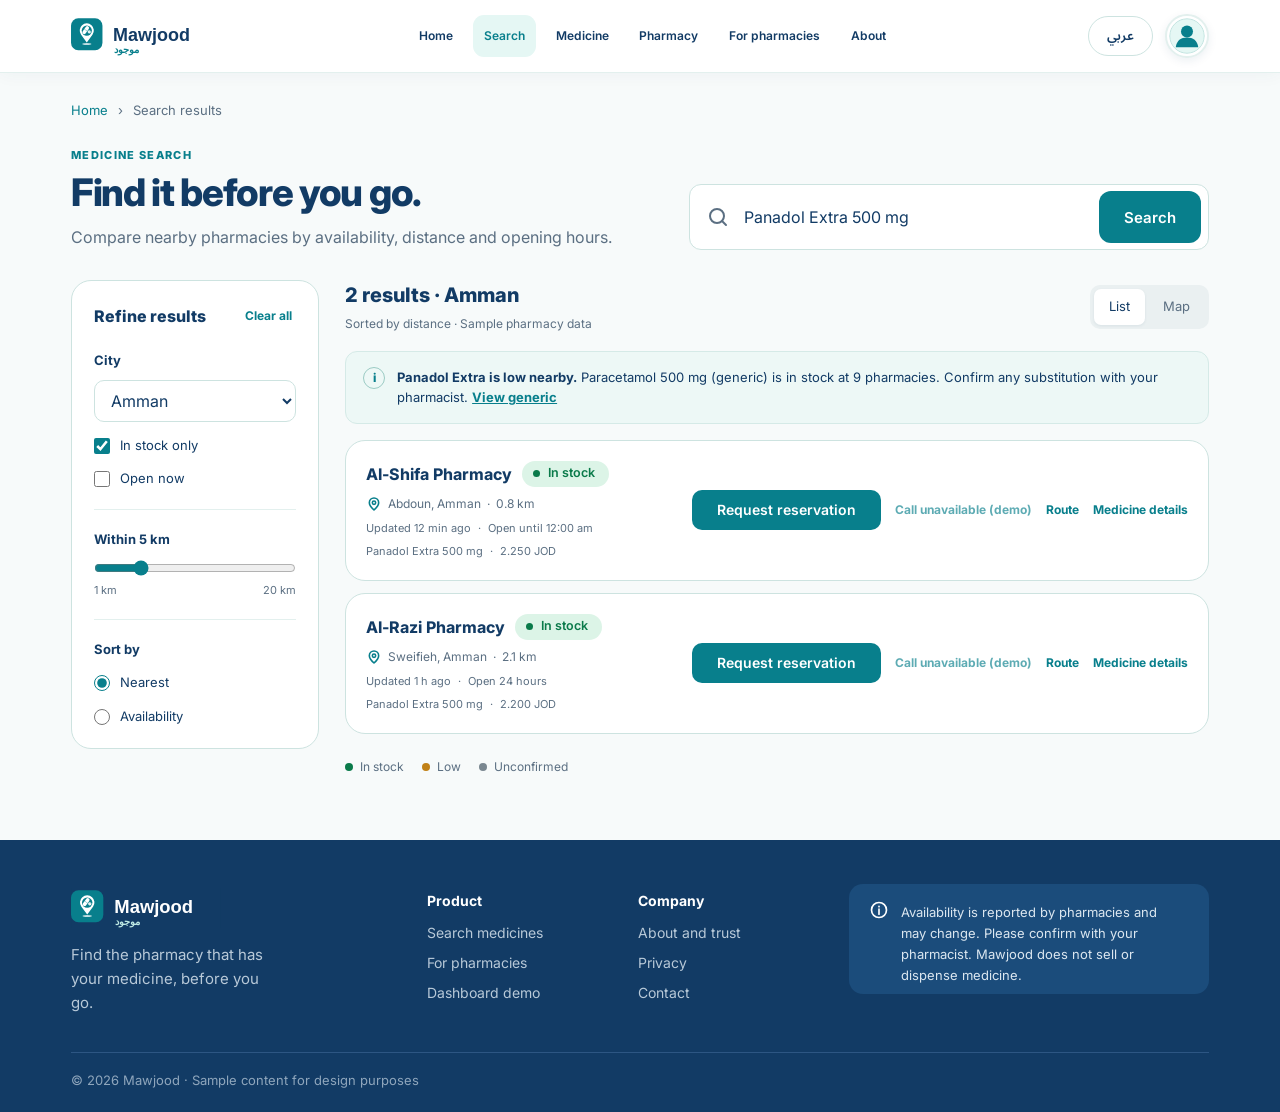
<file: mawjood-front/search.html>
<!DOCTYPE html>

<html dir="ltr" lang="en">
<head>
<meta charset="utf-8"/>
<meta content="width=device-width, initial-scale=1" name="viewport"/>
<title>Search medicines · Mawjood</title>
<meta content="Compare nearby pharmacy medicine availability in Amman and Zarqa." name="description"/>
<meta content="#087F8C" name="theme-color"/>
<link href="assets/brand/favicon.svg" rel="icon" type="image/svg+xml"/>
<link href="assets/brand/favicon.ico" rel="icon" sizes="48x48"/>
<link href="assets/brand/apple-touch-icon.png" rel="apple-touch-icon"/>
<link href="https://fonts.googleapis.com" rel="preconnect"/>
<link crossorigin="" href="https://fonts.gstatic.com" rel="preconnect"/>
<link href="https://fonts.googleapis.com/css2?family=Inter:wght@400;500;600;700;800&amp;family=Noto+Sans+Arabic:wght@400;500;600;700;800&amp;display=swap" rel="stylesheet"/>
<link href="css/base.css" rel="stylesheet"/>
<link href="css/components.css" rel="stylesheet"/>
<link href="css/rtl.css" rel="stylesheet"/>
<link href="css/pages.css" rel="stylesheet"/>
<link href="css/improvements.css" rel="stylesheet"/></head>
<body class="page-search">
<!-- Icon sprite (24px grid, stroke icons) and logo tile -->
<svg aria-hidden="true" focusable="false" height="0" style="position:absolute" width="0">
<defs>
<symbol id="i-search" viewbox="0 0 24 24"><circle cx="11" cy="11" r="7"></circle><path d="M20 20l-4-4"></path></symbol>
<symbol id="i-pin" viewbox="0 0 24 24"><path d="M12 21s-7-6.2-7-11a7 7 0 0114 0c0 4.8-7 11-7 11z"></path><circle cx="12" cy="10" r="2.5"></circle></symbol>
<symbol id="i-chat" viewbox="0 0 24 24"><path d="M4 5h16v11H9l-5 4z"></path><path d="M8 10h8M8 13h5"></path></symbol>
<symbol id="i-shield" viewbox="0 0 24 24"><path d="M12 3l8 3v6c0 5-3.5 8-8 9-4.5-1-8-4-8-9V6z"></path><path d="M8.5 12l2.5 2.5 4.5-5"></path></symbol>
<symbol id="i-lock" viewbox="0 0 24 24"><rect height="9" rx="2" width="14" x="5" y="11"></rect><path d="M8 11V8a4 4 0 018 0v3"></path></symbol>
<symbol id="i-clock" viewbox="0 0 24 24"><circle cx="12" cy="12" r="9"></circle><path d="M12 7v5l3 2"></path></symbol>
<symbol id="i-target" viewbox="0 0 24 24"><circle cx="12" cy="12" r="3"></circle><circle cx="12" cy="12" r="8"></circle><path d="M12 2v3M12 19v3M2 12h3M19 12h3"></path></symbol>
<symbol id="i-chevd" viewbox="0 0 24 24"><path d="M5 9l7 7 7-7"></path></symbol>
<symbol id="i-info" viewbox="0 0 24 24"><circle cx="12" cy="12" r="9"></circle><path d="M12 11v6M12 7.5v.5"></path></symbol>
<symbol id="i-globe" viewbox="0 0 24 24"><circle cx="12" cy="12" r="9"></circle><path d="M3 12h18M12 3c3 3 3 15 0 18M12 3c-3 3-3 15 0 18"></path></symbol>
<symbol id="i-menu" viewbox="0 0 24 24"><path d="M4 7h16M4 12h16M4 17h16"></path></symbol>
<symbol id="logo-tile" viewbox="0 0 816 816">
<rect fill="#087F8C" height="816" rx="196" width="816"></rect>
<g transform="translate(408 402) scale(1.12) translate(-408 -402)">
<path d="M409 617 L262.3 420.4 A183 183 0 1 1 555.7 420.4 Z" fill="#FFFFFF"></path>
<circle cx="409" cy="314" fill="#087F8C" r="132"></circle>
<g transform="rotate(36 382 302)">
<rect fill="#FFFFFF" height="230" rx="45" width="90" x="337" y="187"></rect>
<rect fill="#087F8C" height="6" width="90" x="337" y="299"></rect>
</g>
<circle cx="474" cy="346" fill="#FFFFFF" r="42"></circle>
<path d="M433 359 L515 337" stroke="#087F8C" stroke-width="6"></path>
<ellipse cx="410" cy="656" fill="#FFFFFF" rx="120" ry="20"></ellipse>
</g>
</symbol>
</defs>
</svg>
<a class="skip-link" href="#main">Skip to content</a>
<!-- ===================== Header ===================== -->
<header class="site-header"><div class="container site-header__inner"><a aria-label="Mawjood home" class="brand" href="index.html"><img alt="Mawjood" class="brand__lockup" src="assets/brand/lockup-on-white.svg"/></a><nav aria-label="Main navigation" class="site-nav" id="site-nav"><ul class="site-nav__list"><li><a class="site-nav__link" data-i18n="nav.home" href="index.html">Home</a></li><li><a aria-current="page" class="site-nav__link" data-i18n="nav.search" href="search.html">Search</a></li><li><a class="site-nav__link" data-i18n="nav.medicine" href="medicine.html">Medicine</a></li><li><a class="site-nav__link" data-i18n="nav.pharmacy" href="pharmacy.html">Pharmacy</a></li><li><a class="site-nav__link" data-i18n="nav.forPharmacies" href="for-pharmacies.html">For pharmacies</a></li><li><a class="site-nav__link" data-i18n="nav.about" href="about.html">About</a></li></ul></nav><div class="header-actions"><button aria-label="Switch language" class="lang-toggle" data-lang-toggle="" type="button"><span class="lang-toggle__label" dir="ltr">عربي</span></button><div class="profile-control"><button aria-controls="profile-menu" aria-expanded="false" aria-haspopup="true" aria-label="Account menu" class="profile-trigger" id="profile-trigger" type="button"><img alt="" height="40" src="assets/brand/profile-avatar.svg" width="40"/></button><div class="profile-menu" hidden="" id="profile-menu"><div class="profile-menu__head"><span class="profile-menu__avatar"><img alt="" height="36" src="assets/brand/profile-avatar.svg" width="36"/></span><span><strong id="account-name">My account</strong><small id="account-email">Pharmacy portal</small></span></div><a data-i18n="nav.dashboard" href="dashboard.html">Dashboard</a><a data-i18n="nav.login" href="login.html">Pharmacy login</a><button class="profile-menu__logout" data-i18n="auth.logout" hidden="" id="logout-button" type="button">Log out</button></div></div><button aria-controls="site-nav" aria-expanded="false" aria-label="Open menu" class="nav-toggle" type="button"><svg aria-hidden="true" class="icon" viewbox="0 0 24 24"><path d="M4 7h16M4 12h16M4 17h16" stroke="currentColor" stroke-linecap="round" stroke-width="2"></path></svg></button></div></div></header>
<main id="main">
<section class="page-intro search-page">
<div class="container">
<nav aria-label="Breadcrumb" class="breadcrumbs"><a href="index.html">Home</a><span aria-hidden="true">›</span><span>Search results</span></nav>
<div class="search-page__top">
<div>
<p class="eyebrow">MEDICINE SEARCH</p>
<h1 class="page-title">Find it before you go.</h1>
<p class="page-subtitle">Compare nearby pharmacies by availability, distance and opening hours.</p>
</div>
<form action="search.html" class="results-search" method="get" role="search">
<svg aria-hidden="true" class="icon"><use href="#i-search"></use></svg>
<label class="sr-only" for="results-q">Search for a medicine</label>
<input id="results-q" name="q" placeholder="Medicine name, e.g. Panadol Extra" type="search" value="Panadol Extra 500 mg"/>
<button class="btn btn--primary" type="submit">Search</button>
</form>
</div>
<div class="results-layout">
<aside aria-label="Search filters" class="filters card">
<div class="filters__head"><h2>Refine results</h2><button class="text-button" id="clear-filters" type="button">Clear all</button></div>
<label class="filter-label" for="city-filter">City</label>
<select class="form-control" id="city-filter"><option value="Amman">Amman</option><option value="Zarqa">Zarqa</option></select>
<label class="filter-check"><input checked="" id="in-stock" type="checkbox"/> <span>In stock only</span></label>
<label class="filter-check"><input id="open-now" type="checkbox"/> <span>Open now</span></label>
<div class="filter-divider"></div>
<label class="filter-label" for="distance-filter">Within <strong id="distance-value">5 km</strong></label>
<input id="distance-filter" max="20" min="1" type="range" value="5"/>
<div class="range-ends"><span>1 km</span><span>20 km</span></div>
<div class="filter-divider"></div>
<p class="filter-label">Sort by</p>
<label class="radio-row"><input checked="" name="sort" type="radio" value="distance"/> Nearest</label>
<label class="radio-row"><input name="sort" type="radio" value="availability"/> Availability</label>
</aside>
<section aria-labelledby="results-heading" class="results-main">
<div class="results-toolbar">
<div><h2 id="results-heading">12 pharmacies near Abdoun</h2><p>Sorted by distance · Updated by pharmacies</p></div>
<div aria-label="Results view" class="view-toggle" role="group">
<button aria-pressed="true" class="view-toggle__button is-active" data-view="list" type="button">List</button>
<button aria-pressed="false" class="view-toggle__button" data-view="map" type="button">Map</button>
</div>
</div>
<div class="notice-inline"><span class="notice-inline__icon">i</span><p><strong>Panadol Extra is low nearby.</strong> Paracetamol 500 mg (generic) is in stock at 9 pharmacies. Confirm any substitution with your pharmacist. <a href="medicine.html">View generic</a></p></div>
<div class="pharmacy-results" id="pharmacy-results">
<article class="pharmacy-card card" data-distance="0.8" data-open="yes" data-stock="in">
<div class="pharmacy-card__body"><div class="pharmacy-card__heading"><h3><a href="pharmacy.html">Al-Shifa Pharmacy</a></h3><span class="badge badge--in">In stock</span></div><p class="pharmacy-card__meta"><svg class="icon icon--16"><use href="#i-pin"></use></svg> Abdoun, Amman <span>·</span> 0.8 km</p><p class="pharmacy-card__updated">Updated 12 min ago <span>·</span> Open until 12:00 am</p></div>
<div class="pharmacy-card__actions"><a class="btn btn--primary btn--sm" href="pharmacy.html">Request reservation</a><a class="action-link" href="tel:+96260000001">Call</a><a class="action-link" href="https://maps.google.com/?q=Al-Shifa+Pharmacy+Amman" rel="noopener" target="_blank">Route</a></div>
</article>
<article class="pharmacy-card card" data-distance="1.4" data-open="yes" data-stock="low">
<div class="pharmacy-card__body"><div class="pharmacy-card__heading"><h3><a href="pharmacy.html">Dar Al-Dawa Pharmacy</a></h3><span class="badge badge--low">Low stock</span></div><p class="pharmacy-card__meta"><svg class="icon icon--16"><use href="#i-pin"></use></svg> Jabal Amman <span>·</span> 1.4 km</p><p class="pharmacy-card__updated">Updated 25 min ago <span>·</span> Open until 11:00 pm</p></div>
<div class="pharmacy-card__actions"><a class="btn btn--primary btn--sm" href="pharmacy.html">Request reservation</a><a class="action-link" href="tel:+96260000002">Call</a><a class="action-link" href="https://maps.google.com/?q=Dar+Al-Dawa+Pharmacy+Amman" rel="noopener" target="_blank">Route</a></div>
</article>
<article class="pharmacy-card card" data-distance="2.1" data-open="yes" data-stock="in">
<div class="pharmacy-card__body"><div class="pharmacy-card__heading"><h3><a href="pharmacy.html">Al-Razi Pharmacy</a></h3><span class="badge badge--in">In stock</span></div><p class="pharmacy-card__meta"><svg class="icon icon--16"><use href="#i-pin"></use></svg> Sweifieh, Amman <span>·</span> 2.1 km</p><p class="pharmacy-card__updated">Updated 1 h ago <span>·</span> Open 24 hours</p></div>
<div class="pharmacy-card__actions"><a class="btn btn--primary btn--sm" href="pharmacy.html">Request reservation</a><a class="action-link" href="tel:+96260000003">Call</a><a class="action-link" href="https://maps.google.com/?q=Al-Razi+Pharmacy+Amman" rel="noopener" target="_blank">Route</a></div>
</article>
<article class="pharmacy-card card" data-distance="3.6" data-open="no" data-stock="unknown">
<div class="pharmacy-card__body"><div class="pharmacy-card__heading"><h3><a href="pharmacy.html">Al-Noor Pharmacy</a></h3><span class="badge badge--unknown">Unconfirmed</span></div><p class="pharmacy-card__meta"><svg class="icon icon--16"><use href="#i-pin"></use></svg> Khalda, Amman <span>·</span> 3.6 km</p><p class="pharmacy-card__updated">Updated 2 days ago <span>·</span> Closed · opens 9:00 am</p></div>
<div class="pharmacy-card__actions"><a class="btn btn--secondary btn--sm" href="pharmacy.html">Ask on WhatsApp</a><a class="action-link" href="tel:+96260000004">Call</a><a class="action-link" href="https://maps.google.com/?q=Al-Noor+Pharmacy+Amman" rel="noopener" target="_blank">Route</a></div>
</article>
</div>
<button class="btn btn--secondary show-more" id="show-more" type="button">Show 8 more pharmacies</button>
<p class="empty-state" hidden="" id="empty-state">No pharmacies match these filters. Try widening your distance or changing the stock filter.</p>
<div class="stock-legend"><span><i class="legend-dot legend-dot--in"></i> In stock</span><span><i class="legend-dot legend-dot--low"></i> Low</span><span><i class="legend-dot legend-dot--unknown"></i> Unconfirmed</span></div>
</section>
</div>
</div>
</section>
</main>
<!-- ===================== Footer ===================== -->
<footer class="site-footer">
<div class="container">
<div class="site-footer__top">
<div class="site-footer__brand">
<a aria-label="Mawjood, home" class="brand" href="index.html">
<img alt="Mawjood" class="brand__lockup" src="assets/brand/lockup-on-navy.svg"/>
</a>
<p class="site-footer__tagline" data-i18n="footer.tagline">Find the pharmacy that has your medicine, before you go.</p>
</div>
<nav aria-labelledby="footer-product" class="footer-col">
<h2 class="footer-col__title" data-i18n="footer.product" id="footer-product">Product</h2>
<ul class="footer-col__list">
<li><a class="footer-col__link" data-i18n="footer.searchMedicines" href="search.html">Search medicines</a></li>
<li><a class="footer-col__link" data-i18n="nav.forPharmacies" href="for-pharmacies.html">For pharmacies</a></li>
<li><a class="footer-col__link" data-i18n="footer.dashboardDemo" href="dashboard.html">Dashboard demo</a></li>
</ul>
</nav>
<nav aria-labelledby="footer-company" class="footer-col">
<h2 class="footer-col__title" data-i18n="footer.company" id="footer-company">Company</h2>
<ul class="footer-col__list">
<li><a class="footer-col__link" data-i18n="footer.aboutTrust" href="about.html">About and trust</a></li>
<li><a class="footer-col__link" data-i18n="footer.privacy" href="about.html#privacy">Privacy</a></li>
<li><a class="footer-col__link" data-i18n="footer.contact" href="for-pharmacies.html#partner-contact">Contact</a></li>
</ul>
</nav>
<aside aria-label="Availability notice" class="notice" data-i18n-aria-label="footer.noticeAria">
<svg aria-hidden="true" class="icon icon--20"><use href="#i-info"></use></svg>
<p data-i18n="footer.notice">Availability is reported by pharmacies and may change. Please confirm with your pharmacist. Mawjood does not sell or dispense medicine.</p>
</aside>
</div>
<p class="site-footer__bottom">
<span data-i18n="footer.copyright">© 2026 Mawjood · Sample content</span><span class="only-desktop" data-i18n="footer.copyrightSuffix"> for design purposes</span>
</p>
</div>
</footer>
<!-- Mobile menu toggle (no dependencies) -->
<script defer="" src="js/translation-dictionary.js"></script><script defer="" src="js/i18n.js"></script><script defer="" src="js/auth.js"></script><script defer="" src="js/ui.js"></script><script defer="" src="js/data.js"></script><script defer="" src="js/storage.js"></script><script defer="" src="js/search.js"></script><script defer="" src="js/map.js"></script></body>
</html>
</file>
<file: mawjood-front/css/base.css>
/* ==========================================================================
   Mawjood — base.css
   Design tokens, reset, typography and layout primitives.
   Source of truth: mockups/M00-design-system.svg
   Direction-neutral: uses CSS logical properties. RTL extras live in rtl.css.
   ========================================================================== */

:root {
  /* Brand palette */
  --teal: #087F8C;
  --teal-hover: #066D79;
  --navy: #123B65;
  --mint: #E5F7F4;
  --white: #FFFFFF;

  /* Neutrals and surfaces */
  --muted: #5B6F82;          /* secondary text */
  --placeholder: #8FA0AE;
  --border: #CDE3E0;         /* all 1px outlines */
  --line: #E3F0EE;           /* dividers, step numbers */
  --tint: #F4FAF9;           /* trust strip, page tint */

  /* Map illustration */
  --map-bg: #DDF0ED;
  --map-park: #C5E7DF;

  /* Stock status: foreground / background */
  --in: #0A7A4A;       --in-bg: #DCF4E7;
  --low: #9A5A00;      --low-bg: #FFEFCF;
  --out: #B3261E;      --out-bg: #FDE3E0;
  --unconfirmed: #4F5E6C; --unconfirmed-bg: #E7ECEF;
  --reported: var(--teal); --reported-bg: #D9F0EE;

  /* On-navy (footer) */
  --navy-2: #1B4C7B;         /* notice panel */
  --navy-line: #2D5683;      /* footer divider */
  --on-navy: #B8C9D8;
  --on-navy-hi: #DCE7F0;
  --on-navy-lo: #8FA6BC;

  /* Controls */
  --switch-off: #C9D6DD;
  --input-placeholder: #9AA9B5;

  /* Radius scale: 10 / 12 / 16 / 20 / 24 (+ pill) */
  --r-10: 10px;
  --r-12: 12px;
  --r-16: 16px;
  --r-20: 20px;
  --r-24: 24px;
  --r-pill: 999px;

  /* Elevation (navy-tinted shadows) */
  --shadow-card: 0 8px 24px rgb(18 59 101 / 0.13);
  --shadow-pop: 0 24px 60px rgb(18 59 101 / 0.28);

  /* Type */
  --font: Inter, "Noto Sans Arabic", "Segoe UI", Arial, sans-serif;
  --fs-display: 58px;   /* 800 */
  --fs-heading: 34px;   /* 800 */
  --fs-title: 22px;     /* 700 */
  --fs-body: 16px;      /* 400 */
  --fs-caption: 13px;   /* 500 */

  /* Layout: 1440 canvas, 80px margins, 1280 content. 16px gutters on mobile. */
  --max-w: 1440px;
  --gutter: clamp(24px, 5.556vw, 80px);   /* 80px at 1440 (80 / 1440 = 5.556vw) */
  --header-h: 72px;
}

@media (max-width: 639px) {
  :root { --gutter: 16px; }
}

/* Reset ------------------------------------------------------------------ */

*,
*::before,
*::after { box-sizing: border-box; }

html {
  -webkit-text-size-adjust: 100%;
  text-size-adjust: 100%;
  scroll-padding-top: calc(var(--header-h) + 16px);
}

body {
  margin: 0;
  min-height: 100vh;
  background: var(--white);
  color: var(--navy);
  font-family: var(--font);
  font-size: var(--fs-body);
  font-weight: 400;
  line-height: 1.5;
  -webkit-font-smoothing: antialiased;
  -moz-osx-font-smoothing: grayscale;
  text-rendering: optimizeLegibility;
}

h1, h2, h3, h4, p, ul, ol, figure, blockquote { margin: 0; }
ul, ol { padding: 0; list-style: none; }

img, svg, video { display: block; max-width: 100%; }

a { color: inherit; text-decoration: none; }

button, input, select, textarea {
  font: inherit;
  color: inherit;
  margin: 0;
}

button { cursor: pointer; }

[hidden] { display: none !important; }

/* Typography ------------------------------------------------------------- */

h1, h2, h3, h4 { color: var(--navy); font-weight: 800; }

.t-display { font-size: var(--fs-display); font-weight: 800; line-height: 1.172; }
.t-heading { font-size: var(--fs-heading); font-weight: 800; line-height: 1.18; }
.t-title   { font-size: var(--fs-title);   font-weight: 700; line-height: 1.3; }
.t-body    { font-size: var(--fs-body);    font-weight: 400; line-height: 1.5; }
.t-caption { font-size: var(--fs-caption); font-weight: 500; line-height: 1.4; color: var(--muted); }

.text-muted { color: var(--muted); }
.text-teal  { color: var(--teal); }

/* Layout primitives ------------------------------------------------------ */

.container {
  width: 100%;
  max-width: var(--max-w);
  margin-inline: auto;
  padding-inline: var(--gutter);
}

/* Show / hide by viewport (copy that differs between desktop and mobile) */
.only-mobile { display: none !important; }
@media (max-width: 639px) {
  .only-desktop { display: none !important; }
  .only-mobile { display: initial !important; }
}

/* Accessibility ---------------------------------------------------------- */

.sr-only {
  position: absolute;
  width: 1px;
  height: 1px;
  margin: -1px;
  padding: 0;
  overflow: hidden;
  clip-path: inset(50%);
  white-space: nowrap;
  border: 0;
}

.skip-link {
  position: absolute;
  inset-inline-start: 16px;
  top: -64px;
  z-index: 100;
  padding: 12px 18px;
  border-radius: var(--r-12);
  background: var(--navy);
  color: var(--white);
  font-weight: 600;
}
.skip-link:focus { top: 12px; }

:focus-visible {
  outline: 3px solid var(--teal);
  outline-offset: 2px;
}

::selection { background: var(--mint); color: var(--navy); }

@media (prefers-reduced-motion: reduce) {
  *, *::before, *::after {
    animation-duration: 0.01ms !important;
    animation-iteration-count: 1 !important;
    transition-duration: 0.01ms !important;
    scroll-behavior: auto !important;
  }
}
</file>
<file: mawjood-front/css/components.css>
/* ==========================================================================
   Mawjood — components.css
   1. Reusable components (design system, M00)
   2. Site chrome: header, footer
   3. Home page sections: hero, how it works, trust strip
   Breakpoints: 900px (compact: hamburger, no map) and 640px (mobile).
   ========================================================================== */


/* ==========================================================================
   1. REUSABLE COMPONENTS
   ========================================================================== */

/* Icons: 24px grid, 2px rounded stroke. Size classes keep the stroke ratio
   the mockups use (stroke scales with the icon). */
.icon {
  width: 24px;
  height: 24px;
  flex: none;
  fill: none;
  stroke: currentColor;
  stroke-width: 2;
  stroke-linecap: round;
  stroke-linejoin: round;
}
.icon--16 { width: 16px; height: 16px; stroke-width: 2.4; }
.icon--18 { width: 18px; height: 18px; }
.icon--20 { width: 20px; height: 20px; }
.icon--22 { width: 22px; height: 22px; }
.icon--30 { width: 30px; height: 30px; }

/* Buttons ------------------------------------------------------------------ */

.btn {
  display: inline-flex;
  align-items: center;
  justify-content: center;
  gap: 8px;
  height: 52px;
  padding-inline: 24px;
  border: 1px solid transparent;
  border-radius: var(--r-12);
  font-size: 15px;
  font-weight: 600;
  line-height: 1;
  white-space: nowrap;
  text-decoration: none;
  cursor: pointer;
  transition: background-color 0.15s ease, border-color 0.15s ease, color 0.15s ease;
}

.btn--primary { background: var(--teal); color: var(--white); }
.btn--primary:hover { background: var(--teal-hover); }

.btn--secondary { background: var(--white); color: var(--teal); border-color: var(--border); }
.btn--secondary:hover { background: var(--mint); border-color: var(--teal); }

.btn--navy { background: var(--navy); color: var(--white); }
.btn--navy:hover { background: #0D2E50; }

.btn--on-dark { background: var(--white); color: var(--navy); }
.btn--on-dark:hover { background: var(--mint); }

.btn--lg { font-size: 16px; }
.btn--sm { height: 40px; border-radius: var(--r-10); font-size: 14px; }
.btn--block { width: 100%; }

.btn--icon {
  width: 46px;
  height: 46px;
  padding: 0;
  background: var(--white);
  color: var(--teal);
  border-color: var(--border);
}
.btn--icon.btn--primary { background: var(--teal); color: var(--white); border-color: var(--teal); }

/* Chips -------------------------------------------------------------------- */

.chip {
  display: inline-flex;
  align-items: center;
  gap: 8px;
  height: 38px;
  padding-inline: 16px;
  border: 1px solid var(--border);
  border-radius: var(--r-pill);
  background: var(--white);
  color: var(--navy);
  font-size: 14px;
  font-weight: 500;
  line-height: 1;
  white-space: nowrap;
  text-decoration: none;
  cursor: pointer;
  transition: background-color 0.15s ease, border-color 0.15s ease, color 0.15s ease;
}
.chip:hover { border-color: var(--teal); background: var(--mint); }
.chip .icon { color: var(--teal); }

.chip--sm { height: 30px; padding-inline: 14px; font-size: 13.5px; }

.chip--active,
.chip--active:hover {
  background: var(--teal);
  border-color: var(--teal);
  color: var(--white);
  font-weight: 600;
}
.chip--active .icon { color: var(--white); }

/* Select styled as a chip (city picker) */
.chip-select { position: relative; display: inline-flex; }
.chip-select select {
  appearance: none;
  -webkit-appearance: none;
  height: 38px;
  padding-inline: 16px 38px;
  border: 1px solid var(--border);
  border-radius: var(--r-pill);
  background: var(--white);
  color: var(--navy);
  font-size: 14px;
  font-weight: 500;
  cursor: pointer;
  transition: background-color 0.15s ease, border-color 0.15s ease;
}
.chip-select select:hover { border-color: var(--teal); background: var(--mint); }
.chip-select .icon {
  position: absolute;
  inset-inline-end: 18px;
  top: 50%;
  translate: 0 -50%;
  color: var(--navy);
  pointer-events: none;
}

/* Status badges ------------------------------------------------------------ */

.badge {
  display: inline-flex;
  align-items: center;
  gap: 8px;
  height: 26px;
  padding-inline: 11px 14px;
  border-radius: var(--r-pill);
  font-size: 12.5px;
  font-weight: 600;
  line-height: 1;
  white-space: nowrap;
  background: var(--badge-bg);
  color: var(--badge-fg);
}
.badge::before {
  content: "";
  width: 7px;
  height: 7px;
  flex: none;
  border-radius: 50%;
  background: currentColor;
}
.badge--in          { --badge-fg: var(--in);          --badge-bg: var(--in-bg); }
.badge--low         { --badge-fg: var(--low);         --badge-bg: var(--low-bg); }
.badge--out         { --badge-fg: var(--out);         --badge-bg: var(--out-bg); }
.badge--unconfirmed { --badge-fg: var(--unconfirmed); --badge-bg: var(--unconfirmed-bg); }
.badge--reported    { --badge-fg: var(--reported);    --badge-bg: var(--reported-bg); }

/* Prescription badges use an icon instead of a dot */
.badge--icon { padding-inline: 10px 14px; gap: 6px; }
.badge--icon::before { content: none; }
.badge--icon .icon { width: 14px; height: 14px; stroke-width: 2.2; }
.badge--rx-ok  { --badge-fg: var(--in);  --badge-bg: var(--in-bg); }
.badge--rx-req { --badge-fg: var(--low); --badge-bg: var(--low-bg); }

/* Form controls ------------------------------------------------------------ */

.field { display: flex; flex-direction: column; gap: 6px; }
.field__label { font-size: 13px; font-weight: 600; color: var(--navy); }

.input {
  width: 100%;
  height: 48px;
  padding-inline: 16px;
  border: 1px solid var(--border);
  border-radius: var(--r-12);
  background: var(--white);
  color: var(--navy);
  font-size: 15px;
  font-weight: 500;
  transition: border-color 0.15s ease, box-shadow 0.15s ease;
}
.input::placeholder { color: var(--input-placeholder); font-weight: 400; }
.input:focus-visible {
  outline: none;
  border-color: var(--teal);
  box-shadow: 0 0 0 3px rgb(8 127 140 / 0.2);
}

.switch {
  appearance: none;
  -webkit-appearance: none;
  position: relative;
  width: 46px;
  height: 26px;
  flex: none;
  border-radius: 13px;
  background: var(--switch-off);
  cursor: pointer;
  transition: background-color 0.15s ease;
}
.switch::after {
  content: "";
  position: absolute;
  top: 3px;
  inset-inline-start: 3px;
  width: 20px;
  height: 20px;
  border-radius: 50%;
  background: var(--white);
  transition: inset-inline-start 0.15s ease;
}
.switch:checked { background: var(--teal); }
.switch:checked::after { inset-inline-start: 23px; }

.checkbox {
  appearance: none;
  -webkit-appearance: none;
  width: 22px;
  height: 22px;
  flex: none;
  border: 1.5px solid var(--border);
  border-radius: 6px;
  background: var(--white) center / 16px no-repeat;
  cursor: pointer;
}
.checkbox:checked {
  border-color: var(--teal);
  background-color: var(--teal);
  background-image: url("data:image/svg+xml,%3Csvg xmlns='http://www.w3.org/2000/svg' viewBox='0 0 24 24' fill='none' stroke='%23fff' stroke-width='3' stroke-linecap='round' stroke-linejoin='round'%3E%3Cpath d='M5 12.5l4.5 4.5L19 7'/%3E%3C/svg%3E");
}

/* Segmented control (Pickup / Delivery) */
.segmented {
  display: inline-flex;
  padding: 4px;
  border-radius: 23px;
  background: var(--line);
}
.segmented__option {
  min-width: 146px;
  height: 38px;
  padding-inline: 20px;
  border: 0;
  border-radius: 19px;
  background: transparent;
  color: var(--navy);
  font-size: 14px;
  font-weight: 600;
}
.segmented__option[aria-pressed="true"] { background: var(--teal); color: var(--white); }

/* Quantity stepper */
.stepper { display: inline-flex; gap: 8px; align-items: center; }
.stepper__btn,
.stepper__value {
  display: grid;
  place-items: center;
  height: 44px;
  border: 1px solid var(--border);
  border-radius: var(--r-12);
  background: var(--white);
  color: var(--teal);
}
.stepper__btn { width: 44px; cursor: pointer; }
.stepper__btn:hover { background: var(--mint); }
.stepper__value { width: 64px; color: var(--navy); font-size: 17px; font-weight: 700; }

/* Card --------------------------------------------------------------------- */

.card {
  background: var(--white);
  border: 1px solid var(--border);
  border-radius: var(--r-20);
}

/* Small floating cards used on the hero map and the mobile preview */
.mini-card {
  display: flex;
  gap: 16px;
  padding: 19px 21px 7px 21px;
  background: var(--white);
  border: 1px solid var(--border);
  border-radius: var(--r-16);
  box-shadow: var(--shadow-card);
}
.mini-card__body { min-width: 0; flex: 1; }
.mini-card__title { font-size: 16px; font-weight: 700; line-height: 22px; color: var(--navy); }
.mini-card__meta { margin-top: 2px; font-size: 13px; line-height: 18px; color: var(--muted); }
.mini-card .badge { margin-top: 10px; }
.mini-card__updated { margin-top: 5px; font-size: 12.5px; line-height: 16px; color: var(--muted); }
.mini-card__action { flex: none; align-self: flex-start; margin-top: 10px; }


/* ==========================================================================
   2. SITE CHROME
   ========================================================================== */

/* Header ------------------------------------------------------------------- */

.site-header {
  position: sticky;
  top: 0;
  z-index: 50;
  background: var(--white);
  border-bottom: 1px solid var(--line);
}

.site-header__inner {
  display: flex;
  align-items: center;
  gap: 16px;
  height: calc(var(--header-h) - 1px);   /* the 1px bottom border completes the 72px */
}

.brand {
  display: inline-flex;
  align-items: center;
  gap: 12px;
  color: var(--navy);
}
.brand__lockup { display: block; width: 136px; height: auto; max-height: 38px; object-fit: contain; flex: none; }

.site-nav { margin-inline-start: auto; }
.site-nav__list { display: flex; align-items: center; gap: clamp(8px, 1.15vw, 18px); }
.site-nav__link {
  display: inline-flex;
  align-items: center;
  padding-block: 10px;
  font-size: 15px;
  font-weight: 500;
  color: var(--navy);
  transition: color 0.15s ease;
}
.site-nav__link:hover,
.site-nav__link[aria-current="page"] { color: var(--teal); }
.site-nav__login { display: none; }

.header-actions {
  display: flex;
  align-items: center;
  gap: 16px;
  margin-inline-start: auto;
}
.header-actions .btn--sm { padding-inline: 24px; }

.lang-toggle {
  display: inline-flex;
  align-items: center;
  justify-content: center;
  gap: 8px;
  min-width: 96px;
  height: 40px;
  padding-inline: 12px;
  border: 1px solid var(--border);
  border-radius: var(--r-10);
  background: var(--white);
  color: var(--muted);
  cursor: pointer;
  transition: border-color 0.15s ease, background-color 0.15s ease;
}
.lang-toggle:hover { border-color: var(--teal); background: var(--mint); }
.lang-toggle__label {
  direction: ltr;
  unicode-bidi: isolate;
  font-size: 13px;
  font-weight: 600;
  color: var(--navy);
  white-space: nowrap;
}

.nav-toggle { display: none; }

/* Footer ------------------------------------------------------------------- */

.site-footer {
  background: var(--navy);
  color: var(--on-navy);
}

.site-footer__top {
  display: grid;
  grid-template-columns: minmax(0, 1fr) 140px 140px minmax(280px, 360px);
  column-gap: clamp(32px, 5.556vw, 80px);   /* 400 / 140 / 140 / 360 with 80px gaps at 1440 */
  align-items: start;
  padding-top: 44px;
}

.site-footer .brand { display: flex; width: max-content; color: var(--white); margin-top: 4px; }
.site-footer__tagline {
  margin-top: 15px;
  max-width: 205px;
  font-size: 15px;
  line-height: 24px;
}

.footer-col__title {
  margin-top: 7px;
  font-size: 14px;
  font-weight: 700;
  line-height: 20px;
  color: var(--white);
}
.footer-col__list { display: grid; gap: 10px; margin-top: 12px; }
.footer-col__link {
  display: block;
  font-size: 14px;
  line-height: 20px;
  color: var(--on-navy);
  transition: color 0.15s ease;
}
.footer-col__link:hover { color: var(--white); text-decoration: underline; text-underline-offset: 3px; }

.site-footer .focus-light:focus-visible,
.site-footer a:focus-visible { outline-color: var(--white); }

.notice {
  display: flex;
  gap: 12px;
  padding: 18px 20px 8px;
  border-radius: 14px;
  background: var(--navy-2);
  color: var(--on-navy-hi);
}
.notice .icon { margin-top: -2px; color: var(--white); }
.notice p { max-width: 258px; font-size: 13px; line-height: 21px; }

.site-footer__bottom {
  margin-top: 37px;
  padding-block: 17px 22px;
  border-top: 1px solid var(--navy-line);
  font-size: 13px;
  line-height: 20px;
  color: var(--on-navy-lo);
}


/* ==========================================================================
   3. HOME PAGE SECTIONS
   ========================================================================== */

/* Hero --------------------------------------------------------------------- */

.hero { background: var(--mint); }

.hero__inner {
  display: grid;
  grid-template-columns: minmax(0, 640fr) minmax(0, 570fr);
  column-gap: clamp(32px, 4.9vw, 70px);
  align-items: start;
  padding-block: 40px 36px;
}

.hero__copy { padding-top: 12px; min-width: 0; }

.pill {
  display: inline-flex;
  align-items: center;
  gap: 9px;
  height: 32px;
  padding-inline: 14px 18px;
  border: 1px solid var(--border);
  border-radius: var(--r-pill);
  background: var(--white);
  font-size: 13px;
  font-weight: 600;
  line-height: 1;
  color: var(--teal);
}
.pill__dot { width: 9px; height: 9px; border-radius: 50%; background: var(--in); }

.hero__title {
  margin-top: 28px;
  font-size: clamp(34px, 4.03vw, var(--fs-display));
  font-weight: 800;
  line-height: 1.172;
  white-space: nowrap;   /* two intentional lines; the 70px column gap absorbs font-metric differences */
}
.hero__title-accent { display: block; color: var(--teal); }

.hero__lede {
  margin-top: 10px;
  max-width: 560px;
  font-size: 19px;
  line-height: 30px;
  color: var(--muted);
}


/* Search ------------------------------------------------------------------- */

.search-form {
  display: flex;
  align-items: center;
  gap: 12px;
  container: search / inline-size;
  max-width: 640px;
  height: 68px;
  margin-top: 34px;
  padding: 8px;
  padding-inline-start: 24px;
  border: 1px solid var(--border);
  border-radius: 18px;
  background: var(--white);
  box-shadow: var(--shadow-card);
  transition: border-color 0.15s ease, box-shadow 0.15s ease;
}
.search-form:focus-within {
  border-color: var(--teal);
  box-shadow: 0 0 0 3px rgb(8 127 140 / 0.2), var(--shadow-card);
}

.search-field {
  display: flex;
  align-items: center;
  flex: 1;
  gap: 14px;
  min-width: 0;
  color: var(--teal);
}
.search-field__control { position: relative; flex: 1; min-width: 0; }
.search-field__hint {
  position: absolute;
  inset: 0;
  display: block;
  overflow: hidden;
  font-size: 17px;
  font-weight: 400;
  line-height: 52px;
  white-space: nowrap;
  text-overflow: ellipsis;
  color: var(--placeholder);
  pointer-events: none;
}
.search-field__input:not(:placeholder-shown) + .search-field__hint { display: none; }
.hint-short { display: none; }
@container search (max-width: 540px) {
  .hint-long { display: none; }
  .hint-short { display: inline; }
}
.search-field__input {
  display: block;
  width: 100%;
  min-width: 0;
  height: 52px;
  padding: 0;
  border: 0;
  background: transparent;
  color: var(--navy);
  font-size: 17px;
  font-weight: 500;
}
.search-field__input:focus-visible { outline: none; }
.search-field__input::-webkit-search-cancel-button { display: none; }

.search-form .btn { height: 52px; padding-inline: 24px; font-size: 16px; }

.hero__tools { display: flex; flex-wrap: wrap; gap: 10px; margin-top: 20px; }

.hero__popular {
  display: flex;
  flex-wrap: wrap;
  align-items: center;
  gap: 8px 20px;
  margin-top: 16px;
}
.popular-label { font-size: 14px; font-weight: 600; color: var(--navy); }
.popular-colon { margin-inline-start: 0; }
.chip-list { display: flex; flex-wrap: wrap; gap: 8px; }

/* Hero map (decorative) ---------------------------------------------------- */

.hero__map {
  position: relative;
  height: 480px;
  overflow: hidden;
  border-radius: 28px;
  background: var(--map-bg);
}
.hero__map-svg { position: absolute; inset: 0; width: 100%; height: 100%; }

.hero__map .mini-card {
  position: absolute;
  width: 330px;
  max-width: calc(100% - 24px);
  inset-inline-start: 40px;
  bottom: 64px;
}

.map-chip {
  position: absolute;
  top: 28px;
  inset-inline-end: 30px;
  display: flex;
  align-items: flex-start;
  gap: 14px;
  width: 240px;
  height: 76px;
  padding: 21px 20px 0;
  border: 1px solid var(--border);
  border-radius: var(--r-16);
  background: var(--white);
  box-shadow: var(--shadow-card);
  color: var(--teal);
}
.map-chip > div { margin-top: 7px; }
.map-chip__title { font-size: 14px; font-weight: 600; line-height: 20px; color: var(--navy); }
.map-chip__sub { font-size: 12px; line-height: 18px; color: var(--muted); }

/* Mobile-only preview card under the hero */
.preview { display: none; }

/* How it works ------------------------------------------------------------- */

.how { padding-block: 48px 50px; }

.section-head { text-align: center; }
.section-head__title { font-size: var(--fs-heading); font-weight: 800; line-height: 40px; }
.section-head__sub { margin-top: 8px; font-size: 16px; line-height: 24px; color: var(--muted); }

.steps {
  display: grid;
  grid-template-columns: repeat(3, minmax(0, 1fr));
  gap: 32px;
  margin-top: 38px;
}

.step {
  position: relative;
  min-height: 210px;
  padding: 27px 27px 20px;
  border: 1px solid var(--border);
  border-radius: var(--r-20);
  background: var(--white);
}
.step__icon {
  display: grid;
  place-items: center;
  width: 56px;
  height: 56px;
  border-radius: var(--r-16);
  background: var(--mint);
  color: var(--teal);
}
.step__num {
  position: absolute;
  top: 42px;
  inset-inline-end: 27px;
  font-size: 34px;
  font-weight: 800;
  line-height: 34px;
  color: var(--line);
  user-select: none;
}
.step__body { margin-top: 26px; }
.step__title { font-size: 20px; font-weight: 700; line-height: 26px; }
.step__desc { margin-top: 8px; max-width: 280px; font-size: 14.5px; line-height: 22px; color: var(--muted); }

/* Trust strip -------------------------------------------------------------- */

.trust { background: var(--tint); }
.trust__list {
  display: grid;
  grid-template-columns: repeat(3, minmax(0, 1fr));
  column-gap: 32px;
  align-items: center;
  min-height: 120px;
}
.trust__item {
  display: flex;
  align-items: center;
  gap: 16px;
  font-size: 16px;
  font-weight: 600;
  line-height: 1.3;
  color: var(--navy);
}
.trust__item .icon { color: var(--teal); }


/* ==========================================================================
   RESPONSIVE
   ========================================================================== */

@media (min-width: 1200px) {
  .hero__lede-line { display: block; }
}

/* Compact: hamburger nav, no map ------------------------------------------- */
@media (max-width: 1120px) {
  :root { --header-h: 64px; }

  .brand__lockup { width: 120px; max-height: 34px; }

  .header-actions { gap: 4px; }
  .header-actions .btn-login { display: none; }

  .lang-toggle {
    min-width: 72px;
    height: 32px;
    padding-inline: 8px;
    border-radius: 16px;
  }
  .lang-toggle .icon { display: none; }
  .lang-toggle__label { font-size: 12px; }

  .nav-toggle {
    display: grid;
    place-items: center;
    width: 40px;
    height: 40px;
    margin-inline-end: -8px;
    border: 0;
    background: transparent;
    color: var(--navy);
  }

  /* Nav becomes a dropdown panel under the header */
  .site-nav {
    display: none;
    position: absolute;
    inset-inline: 0;
    top: 100%;
    margin: 0;
    padding: 8px var(--gutter) 20px;
    background: var(--white);
    border-bottom: 1px solid var(--line);
    box-shadow: var(--shadow-card);
  }
  .is-nav-open .site-nav { display: block; }
  .site-nav__list { flex-direction: column; align-items: stretch; gap: 0; }
  .site-nav__link { min-height: 48px; font-size: 16px; }
  .site-nav__login { display: block; margin-top: 8px; }
  .site-nav__login .btn { width: 100%; }

  /* Hero: single column, map hidden, preview card shown below */
  .hero__inner { display: block; padding-block: 26px 45px; }
  .hero__copy { padding-top: 0; }
  .hero__title { margin-top: 20px; font-size: clamp(32px, 6vw, 52px); white-space: normal; }
  .hero__lede { margin-top: 19px; font-size: 15px; line-height: 23px; }
  .hero__map { display: none; }

  .search-form { margin-top: 25px; }

  .preview { display: block; padding-top: 26px; }
  .preview .mini-card { max-width: 640px; }

  /* How it works becomes a stacked list of horizontal cards */
  .how { padding-block: 40px 32px; }
  .steps { grid-template-columns: 1fr; gap: 12px; margin-top: 28px; }
  .step {
    display: flex;
    align-items: center;
    gap: 18px;
    min-height: 0;
    padding: 15px 17px;
    border-radius: 18px;
  }
  .step__num { display: none; }
  .step__body { margin-top: 0; }
  .step__title { font-size: 16px; line-height: 22px; }
  .step__desc { margin-top: 0; max-width: none; font-size: 13px; line-height: 19px; }

}

/* Mobile ------------------------------------------------------------------- */
@media (max-width: 639px) {
  /* Search: bordered field, full-width button below */
  .search-form {
    display: block;
    height: auto;
    padding: 0;
    border: 0;
    border-radius: 0;
    background: none;
    box-shadow: none;
  }
  .search-form:focus-within { border: 0; box-shadow: none; }

  .search-field {
    height: 60px;
    padding-inline: 18px;
    gap: 12px;
    border: 1px solid var(--border);
    border-radius: var(--r-16);
    background: var(--white);
    box-shadow: var(--shadow-card);
    transition: border-color 0.15s ease, box-shadow 0.15s ease;
  }
  .search-field:focus-within {
    border-color: var(--teal);
    box-shadow: 0 0 0 3px rgb(8 127 140 / 0.2), var(--shadow-card);
  }
  .search-field__input { font-size: 16px; }
  .search-field__hint { font-size: 16px; }

  .search-form .btn {
    width: 100%;
    height: 54px;
    margin-top: 16px;
    border-radius: 14px;
  }

  .hero__tools { margin-top: 16px; }
  .hero__popular { gap: 8px 16px; margin-top: 15px; }
  .popular-label { font-size: 13px; font-weight: 700; }
  .popular-colon { display: none; }
  .chip-list { gap: 6px 8px; }
  .chip--sm { height: 28px; padding-inline: 13px; font-size: 13px; }
  .chip-list li:nth-child(n + 4) { display: none; }

  .preview { padding-top: 26px; }
  .hero__title { font-size: clamp(24px, 7.6vw, 32px); line-height: 1.35; }
  .hero__lede { max-width: 322px; }
  .preview .mini-card { max-width: none; padding: 19px 19px 6px; }
  .preview .mini-card__title { font-size: 17px; line-height: 24px; }
  .preview .mini-card .badge { margin-top: 12px; }
  .preview .mini-card__updated { margin-top: 6px; font-size: 12px; }
  .preview .mini-card__action .btn { width: 120px; height: 44px; font-size: 14px; }

  .section-head { text-align: start; }
  .section-head__title { font-size: 26px; line-height: 32px; }
  .section-head__sub { display: none; }
  .how { padding-top: 36px; }
  .steps { margin-top: 20px; }
  .step__desc { max-width: 215px; }

  .trust { background: transparent; }
  .trust__list {
    grid-template-columns: 1fr;
    row-gap: 18px;
    min-height: 0;
    padding-block: 0 38px;
  }
  .trust__item { gap: 12px; font-size: 14px; }
  .trust__item .icon { width: 22px; height: 22px; }

  /* Footer: mark + notice only */
  .site-footer__top { display: block; padding-top: 28px; }
  .site-footer .brand { margin-top: 0; }
  .site-footer .brand__lockup { width: 128px; max-height: 35px; }
  .site-footer__tagline,
  .footer-col { display: none; }
  .site-footer .notice { max-width: none; margin-top: 22px; padding: 16px 16px 8px; }
  .notice p { max-width: 250px; font-size: 12px; line-height: 20px; }
  .site-footer__bottom {
    margin-top: 0;
    padding-block: 16px 8px;
    border-top: 0;
    font-size: 12px;
  }
}

/* Medium screens: tighter header, compact two-column footer ---------------- */
@media (min-width: 900px) and (max-width: 1199px) {
  .site-nav { margin-inline-start: 40px; }
  .site-nav__list { gap: 28px; }
  .header-actions { gap: 10px; }
}

@media (max-width: 1199px) {
  .site-footer__top {
    grid-template-columns: minmax(0, 1.5fr) minmax(0, 1fr) minmax(0, 1fr);
    gap: 32px 40px;
  }
  .site-footer .notice { grid-column: 1 / -1; max-width: 520px; }
}

/* Official Mawjood brand lockups and full site navigation */
.brand { min-width: 136px; }
.site-nav__link { font-size: 13px; white-space: nowrap; }
.site-nav__list { gap: clamp(7px, .9vw, 14px); }
.site-footer .brand__lockup { width: 150px; max-height: 42px; }
@media (max-width: 1120px) { .site-nav__link { font-size: 16px; } }
</file>
<file: mawjood-front/css/rtl.css>
/* ==========================================================================
   Mawjood — rtl.css
   Arabic (RTL) overrides. Applies when <html dir="rtl" lang="ar">.

   base.css and components.css are written with CSS logical properties
   (margin-inline, padding-inline, inset-inline-*, text-align: start,
   grid/flex source order), so layout mirrors automatically. This file only
   holds what logical properties cannot express:
     1. Arabic font stack
     2. Mirrored illustrations
     3. Direction-sensitive details (numbers, icons that point somewhere)
   Sizes, weights and spacing are identical to the English mockups.
   ========================================================================== */

/* 1. Typography ------------------------------------------------------------ */

html[dir="rtl"] {
  --font: "Noto Sans Arabic", Inter, "Segoe UI", Tahoma, Arial, sans-serif;
}

/* Arabic has no letter-spacing: tracking breaks the joined letterforms. */
html[dir="rtl"] body,
html[dir="rtl"] h1,
html[dir="rtl"] h2,
html[dir="rtl"] h3,
html[dir="rtl"] h4 {
  letter-spacing: 0;
}

/* 2. Mirrored illustrations ------------------------------------------------ */

/* The hero map is mirrored so the roads and markers read right-to-left.
   The cards on top are positioned with inset-inline-*, so they move by
   themselves and their text is not flipped. */
html[dir="rtl"] .hero__map-svg {
  transform: scaleX(-1);
}

/* 3. Direction-sensitive details ------------------------------------------- */

/* Icons that point somewhere (arrows, back/forward chevrons) opt in with
   .icon--flip. Search, pin, clock, shield, lock and info stay as they are. */
html[dir="rtl"] .icon--flip {
  transform: scaleX(-1);
}

/* The language toggle always reads "EN | عربي", left to right. */
html[dir="rtl"] .lang-toggle__label {
  direction: ltr;
}

/* Latin-script content inside Arabic text (phone numbers, plan names,
   medicine strengths) is wrapped in <bdi> or .ltr by the markup. */
html[dir="rtl"] .ltr,
.ltr {
  direction: ltr;
  unicode-bidi: isolate;
}

/* Form fields: typed Latin queries (e.g. "Panadol") stay left-aligned in
   the text direction of the page, so the cursor starts on the right. */
html[dir="rtl"] input,
html[dir="rtl"] select,
html[dir="rtl"] textarea {
  text-align: start;
}
</file>
<file: mawjood-front/css/improvements.css>
/* Mawjood UX refresh — deliberately reuses the original design tokens. */
:root { color-scheme: light; }
html { scroll-behavior: smooth; }
body { overflow-x: clip; }
button, a, input, select, textarea { -webkit-tap-highlight-color: transparent; }
a, button { transition: color .2s ease, border-color .2s ease, background-color .2s ease, box-shadow .2s ease, transform .2s ease; }
:focus-visible { outline: 3px solid var(--teal); outline-offset: 3px; }
.site-header, .page-dashboard .site-header { position: sticky; z-index: 100; top: 0; background: rgb(255 255 255 / .97); border-bottom: 1px solid var(--line); box-shadow: 0 2px 16px rgb(18 59 101 / .045); backdrop-filter: blur(14px); }
.site-header__inner, .page-dashboard .site-header__inner { display: flex; align-items: center; gap: clamp(16px,2vw,30px); min-height: 72px; height: auto; padding-block: 9px; }
.brand { flex: 0 0 auto; }
.brand__lockup, .page-dashboard .brand__lockup { width: 146px; max-height: 42px; }
.site-nav, .page-dashboard .site-nav { display: flex; flex: 1 1 auto; justify-content: center; align-items: center; min-width: 0; margin: 0; }
.site-nav__list, .page-dashboard .site-nav__list { display:flex; flex-flow: row nowrap; align-items:center; justify-content: center; gap: clamp(3px,.7vw,13px); width: 100%; white-space:nowrap; }
.site-nav__link, .page-dashboard .site-nav__link { position:relative; display:inline-flex; align-items:center; justify-content:center; min-height:42px; padding:10px clamp(7px,.85vw,14px); border-radius: 11px; font-weight:600; font-size:clamp(12px,.94vw,14px); line-height:1.15; color:var(--navy); }
.site-nav__link:hover, .page-dashboard .site-nav__link:hover { color:var(--teal); background: var(--mint); transform:translateY(-1px); }
.site-nav__link[aria-current="page"], .page-dashboard .site-nav__link[aria-current="page"] { color:var(--teal); background:var(--mint); }
.header-actions, .page-dashboard .header-actions { display:flex; align-items:center; gap:12px; flex:0 0 auto; margin:0; }
.lang-toggle { min-width:65px; height:40px; padding-inline:12px; border-radius:999px; font-weight:700; }
.lang-toggle:hover { transform:translateY(-1px); box-shadow:0 5px 14px rgb(8 127 140 / .10); }
.profile-control { position:relative; display:flex; align-items:center; }
.profile-trigger { width:44px; height:44px; display:grid; place-items:center; padding:2px; border:2px solid var(--line); background:white; border-radius:50%; box-shadow:0 3px 10px rgb(18 59 101 / .08); }
.profile-trigger img { width:36px; height:36px; border-radius:50%; }
.profile-trigger:hover, .profile-trigger[aria-expanded="true"] { border-color:var(--teal); transform:translateY(-1px); box-shadow:0 5px 15px rgb(8 127 140 / .2); }
.profile-menu { position:absolute; inset-inline-end:0; top:calc(100% + 13px); z-index:150; width:min(282px,calc(100vw - 30px)); padding:10px; background:var(--white); border:1px solid var(--border); border-radius:17px; box-shadow:0 20px 55px rgb(18 59 101 / .18); }
.profile-menu__head { display:flex; align-items:center; gap:11px; padding:10px 11px 14px; margin-bottom:7px; border-bottom:1px solid var(--line); }
.profile-menu__avatar { flex:0 0 36px; }
.profile-menu__head strong, .profile-menu__head small { display:block; overflow:hidden; max-width:190px; text-overflow:ellipsis; white-space:nowrap; }
.profile-menu__head strong { font-size:13px; }.profile-menu__head small { font-size:11px; margin-top:3px; color:var(--muted); }
.profile-menu > a, .profile-menu > button { display:flex; align-items:center; width:100%; min-height:43px; padding:11px 12px; border:0; border-radius:9px; background:transparent; text-align:start; color:var(--navy); font-size:13px; font-weight:650; }
.profile-menu > a:hover, .profile-menu > button:hover { background:var(--mint); color:var(--teal); }
.profile-menu__logout { color:var(--out)!important; }
.nav-toggle, .page-dashboard .nav-toggle { display:none; align-items:center; justify-content:center; flex:0 0 42px; width:42px; height:42px; padding:8px; border:1px solid var(--border); border-radius:11px; background:#fff; color:var(--navy); }
.nav-toggle:hover, .nav-toggle[aria-expanded="true"] { background:var(--mint); border-color:var(--teal); }
.nav-toggle .icon { width:24px; height:24px; }
.btn:hover { transform:translateY(-2px); box-shadow:0 5px 16px rgb(18 59 101 / .12); }
.card, .benefit-card, .about-value-card, .step, .partner-dashboard { transition: box-shadow .24s ease, border-color .24s ease, transform .24s ease; }
.card:hover, .benefit-card:hover, .about-value-card:hover, .step:hover { border-color:#b8deda; box-shadow:0 10px 26px rgb(18 59 101 / .075); }
.breadcrumbs a:hover, .action-link:hover, .footer-col__link:hover, .about-text-link:hover { color:var(--teal); text-decoration:underline; text-underline-offset:4px; }
input, textarea, select { max-width:100%; }
input:focus-visible, textarea:focus-visible, select:focus-visible { border-color:var(--teal)!important; outline:2px solid rgb(8 127 140 / .22); outline-offset:1px; }
/* Dashboard — unify text scale and remove cramped, conflicting legacy header overrides. */
.page-dashboard .dash-shell { max-width:1600px; display:grid; grid-template-columns:minmax(220px,245px) minmax(0,1fr); min-height:calc(100vh - 72px); }
.page-dashboard .dash-sidebar { position:sticky; top:72px; height:calc(100vh - 72px); overflow-y:auto; border-inline-end:1px solid var(--line); border-right:0; padding:24px 18px; }
.page-dashboard .dash-nav { gap:6px; }
.page-dashboard .dash-nav a { min-height:45px; border-radius:10px; padding:12px 13px; font-size:13px; transition: background .2s,color .2s,transform .2s; }
.page-dashboard .dash-nav a:hover { background:var(--mint); color:var(--teal); transform:translateX(2px); }
.page-dashboard .dash-nav a.active { background:#e4f5f1; color:var(--teal); font-weight:750; }
.page-dashboard .dash-content { min-width:0; padding:clamp(18px,3vw,40px); }
.page-dashboard .dash-welcome { gap:20px; margin-bottom:22px; border-color:var(--border); }
.page-dashboard .dash-stats { gap:15px; }
.page-dashboard .dash-stats article { min-height:132px; padding:20px; border-radius:16px; }
.page-dashboard .dash-stats small { font-size:12px; }
.page-dashboard .dash-stats strong { font-size:clamp(24px,2.4vw,34px); color:var(--navy); }
.page-dashboard .dash-stats span { font-size:11px; }
.page-dashboard .dash-panel { padding:clamp(17px,2.3vw,27px); border-radius:17px; }
.page-dashboard .dash-panel-head h2 { font-size:21px; }
.page-dashboard .dash-panel-head p:not(.eyebrow) { font-size:12px; }
.page-dashboard .dash-tools input, .page-dashboard .dash-tools select { height:45px; font-size:13px; }
.page-dashboard .dash-table { text-align:start; }
.page-dashboard .dash-table th { font-size:11px; padding:13px; }
.page-dashboard .dash-table td { font-size:13px; padding:14px 13px; }
.page-dashboard .dash-table td b { font-size:13px; }
.page-dashboard .dash-table td small { font-size:11px; }
.page-dashboard .dash-table tbody tr { transition:background .2s; }
.page-dashboard .dash-table tbody tr:hover { background:#f4fbfa; }
.page-dashboard .edit-row, .page-dashboard .enquiry-reply { font-size:13px; padding:6px 8px; border-radius:7px; }
.page-dashboard .edit-row:hover, .page-dashboard .enquiry-reply:hover { background:var(--mint); }
.page-dashboard .dash-note, .page-dashboard .enquiry p { font-size:12px; }
.page-dashboard .enquiry strong { font-size:13px; }.page-dashboard .enquiry strong small { font-size:11px; }
.page-dashboard .dash-form label, .page-dashboard .dash-dialog label { font-size:12px; font-weight:650; }
.page-dashboard .dash-form input, .page-dashboard .dash-dialog input, .page-dashboard .dash-dialog select { font-size:13px; height:45px; }
.page-dashboard .dash-footer { font-size:11px; }
.page-dashboard .dash-sidebar-toggle { display:none; }
/* Keep LTR numbers/readability even inside RTL tables. */
html[dir="rtl"] .dash-table { text-align:right; }
html[dir="rtl"] .page-dashboard .dash-sidebar { border-right:0; border-left:1px solid var(--line); }
html[dir="rtl"] .page-dashboard .dash-nav a:hover { transform:translateX(-2px); }
html[dir="rtl"] .page-dashboard .dash-label { letter-spacing:0; }
html[dir="rtl"] .eyebrow { letter-spacing:0; }
html[dir="rtl"] .pharmacy-card__actions, html[dir="rtl"] .section-heading-row { direction:rtl; }
@media(max-width:1190px) {
 .site-header__inner, .page-dashboard .site-header__inner { min-height:64px; }
 .brand__lockup, .page-dashboard .brand__lockup { width:125px; }
 .nav-toggle, .page-dashboard .nav-toggle { display:flex!important; visibility:visible; opacity:1; }
 .site-nav, .page-dashboard .site-nav, body.page-dashboard .site-nav { display:none; position:absolute; inset-inline:0; top:100%; z-index:110; width:100%; max-height:calc(100vh - 64px); overflow:auto; padding:10px var(--gutter) 22px; margin:0; background:white; border-bottom:1px solid var(--line); box-shadow:var(--shadow-card); }
 .site-header.is-nav-open .site-nav, .page-dashboard .site-header.is-nav-open .site-nav, body.page-dashboard .site-header.is-nav-open .site-nav { display:block!important; }
 .site-nav__list, .page-dashboard .site-nav__list { flex-direction:column; align-items:stretch; white-space:normal; gap:3px; }
 .site-nav__link, .page-dashboard .site-nav__link { display:flex; justify-content:flex-start; width:100%; font-size:15px; min-height:45px; padding:12px 14px; }
 .header-actions, .page-dashboard .header-actions { margin-inline-start:auto; gap:9px; }
 .lang-toggle { min-width:60px; height:39px; border-radius:999px; }
 .lang-toggle .icon { display:none; }
 .page-dashboard .dash-shell { grid-template-columns:220px minmax(0,1fr); }
}
@media(max-width:760px) {
 .page-dashboard .dash-shell { display:flex; flex-direction:column; min-height:calc(100vh - 64px); }
 .page-dashboard .dash-sidebar-toggle { display:flex; align-items:center; width:calc(100% - 32px); margin:15px 16px 0; padding:12px 15px; border:1px solid var(--border); border-radius:11px; background:var(--white); color:var(--teal); font-size:14px; font-weight:700; }
 .page-dashboard .dash-sidebar, .page-dashboard .dash-sidebar.open { position:static; height:auto; overflow:visible; width:auto; margin:0 16px; padding:0; border:0; box-shadow:none; }
 .page-dashboard .dash-sidebar:not(.open) { display:none!important; }
 .page-dashboard .dash-sidebar.open { display:flex!important; flex-direction:column; padding:15px; border:1px solid var(--border); border-radius:12px; }
 .page-dashboard .dash-content { padding:19px 16px; }
 .page-dashboard .dash-welcome { flex-direction:column; align-items:flex-start; }
 .page-dashboard .dash-welcome .btn { width:100%; }
 .page-dashboard .dash-stats { grid-template-columns:repeat(2,minmax(0,1fr)); }
 .page-dashboard .dash-columns { grid-template-columns:1fr; }
 .page-dashboard .dash-table { min-width:650px; }
 .page-dashboard .dash-tools { flex-wrap:wrap; }
 .page-dashboard .dash-tools input { flex: 1 1 190px; }
 .page-dashboard .dash-panel-head { flex-wrap:wrap; }
 .page-dashboard .dash-panel-head .btn { width:auto; }
}
@media(max-width:480px) {
 .brand__lockup, .page-dashboard .brand__lockup { width:105px; }
 .header-actions, .page-dashboard .header-actions { gap:5px; }
 .profile-trigger { height:38px; width:38px; }
 .profile-trigger img { width:31px; height:31px; }
 .lang-toggle { font-size:12px; min-width:57px; padding-inline:7px; }
 .nav-toggle, .page-dashboard .nav-toggle { height:38px; width:38px; flex-basis:38px; }
 .page-dashboard .dash-stats { grid-template-columns:repeat(2,minmax(0,1fr)); }
 .page-dashboard .dash-stats article { padding:13px; min-height:116px; }
 .page-dashboard .dash-panel-head .btn { width:100%; }
 .page-dashboard .dash-tools { flex-direction:column; }
 .page-dashboard .dash-form-row { grid-template-columns:1fr; }
}
@media(prefers-reduced-motion:reduce){html{scroll-behavior:auto}a,button,.card{transition:none!important;transform:none!important}}
.about-support-section { background:var(--tint); padding:clamp(35px,5vw,75px) 0; scroll-margin-top:85px; }
.about-support-section h2 { font-size:clamp(24px,3vw,34px); margin-bottom:12px; }
.about-support-section p:not(.eyebrow) { max-width:740px; color:var(--muted); line-height:1.8; margin-bottom:20px; }
html[dir="rtl"] .results-main.is-map-view::after { content:"معاينة الخريطة · يلزم ربط مزود خرائط لعرض مواقع الصيدليات الحية."; }
.page-dashboard .enquiry > b { background:#fff0df; }
/* Accessible popovers always stay inside their header action area. */
.profile-menu[hidden] { display:none!important; }

/* Functional-map integration replaces the earlier CSS-only placeholder. */
.results-main.is-map-view::after,
html[dir="rtl"] .results-main.is-map-view::after { content:none !important; display:none !important; }
.results-main.is-map-view .results-map { display:block; }
.mawjood-map-fallback { position:relative; z-index:2; padding:20px; }
.whatsapp-preview { width:100%; margin-top:12px; padding:14px; resize:vertical;
  background:var(--tint); border:1px solid var(--border); border-radius:var(--r-12);
  color:var(--navy); line-height:1.7; }

/* Browser-only profile controls must respect their native hidden state. */
.profile-menu [hidden] { display:none !important; }

/* Avoid a long medicine heading forcing horizontal scroll on narrow phones. */
@media (max-width: 760px) {
  .pharmacy-page-grid { grid-template-columns: minmax(0, 1fr); }
  .pharmacy-page-grid > *, .pharmacy-inventory, .pharmacy-inventory .detail-section {
    min-width: 0;
  }
  .pharmacy-inventory .section-heading-row > div,
  .pharmacy-inventory .inventory-card__details { min-width: 0; overflow-wrap: anywhere; }
}
.action-link--disabled, a[aria-disabled="true"] { opacity:.65; cursor:not-allowed; }
a[aria-disabled="true"] { pointer-events:none; }
</file>
<file: mawjood-front/css/pages.css>
/* Page-specific layouts for search results and medicine details.
   Shared colours, type, spacing and controls continue to come from base.css/components.css. */
.page-intro { background: var(--surface, #F7FAFA); padding-block: 28px 64px; min-height: 60vh; }
.breadcrumbs { display:flex; align-items:center; gap:10px; color:var(--muted); font-size:13px; margin-bottom:26px; }
.breadcrumbs a { color:var(--teal); }
.eyebrow { color:var(--teal); font-size:11px; font-weight:800; letter-spacing:.12em; margin-bottom:8px; }
.page-title { color:var(--navy); font-size:clamp(28px,3vw,38px); font-weight:800; letter-spacing:-.035em; line-height:1.15; }
.page-subtitle { color:var(--muted); margin-top:10px; line-height:1.6; max-width:570px; }
.search-page__top { display:flex; align-items:flex-end; justify-content:space-between; gap:28px; margin-bottom:30px; }
.results-search { display:flex; align-items:center; gap:12px; width:min(520px,52%); min-height:54px; padding:6px 7px 6px 16px; background:var(--white); border:1px solid var(--border); border-radius:var(--r-12); }
.results-search .icon { flex:none; color:var(--muted); }
.results-search input { min-width:0; flex:1; border:0; outline:0; background:transparent; color:var(--navy); }
.results-layout { display:grid; grid-template-columns:248px minmax(0,1fr); gap:26px; align-items:start; }
.filters { padding:22px; }
.filters__head,.results-toolbar,.section-heading-row { display:flex; align-items:center; justify-content:space-between; gap:14px; }
.filters__head { margin-bottom:22px; }
.filters__head h2 { font-size:16px; }
.text-button { border:0; padding:4px; color:var(--teal); background:transparent; cursor:pointer; font-size:12px; font-weight:700; }
.filter-label { display:block; color:var(--navy); font-size:13px; font-weight:700; margin:16px 0 9px; }
.form-control { width:100%; height:42px; padding:0 12px; border:1px solid var(--border); border-radius:var(--r-10); color:var(--navy); background:var(--white); }
.filter-check,.radio-row { display:flex; align-items:center; gap:10px; color:var(--navy); font-size:13px; margin-top:14px; cursor:pointer; }
.filter-check input,.radio-row input { accent-color:var(--teal); width:16px; height:16px; }
.filter-divider { height:1px; background:var(--line); margin:20px 0; }
.filters input[type=range] { width:100%; accent-color:var(--teal); }
.range-ends { display:flex; justify-content:space-between; color:var(--muted); font-size:11px; }
.results-toolbar { margin:0 0 18px; }
.results-toolbar h2 { font-size:20px; color:var(--navy); }
.results-toolbar p { color:var(--muted); font-size:12px; margin-top:5px; }
.view-toggle { display:flex; gap:3px; padding:4px; border-radius:10px; background:#EAF0F1; }
.view-toggle__button { padding:8px 15px; border:0; border-radius:7px; background:transparent; color:var(--muted); font-size:13px; cursor:pointer; }
.view-toggle__button.is-active { background:var(--white); color:var(--navy); box-shadow:0 1px 3px #123b6514; }
.notice-inline { display:flex; gap:12px; align-items:flex-start; padding:15px 17px; margin-bottom:16px; border:1px solid #D5EAE7; border-radius:var(--r-12); background:#EDF8F6; color:var(--navy); font-size:13px; line-height:1.55; }
.notice-inline p { flex:1; }
.notice-inline a { color:var(--teal); font-weight:700; text-decoration:underline; }
.notice-inline__icon { display:grid; place-items:center; flex:none; width:22px; height:22px; border:1px solid #9BCBC4; border-radius:50%; color:var(--teal); font-weight:800; font-size:12px; }
.pharmacy-results,.medicine-pharmacies { display:grid; gap:12px; }
.pharmacy-card { display:flex; align-items:center; justify-content:space-between; gap:18px; padding:20px; background:var(--white); }
.pharmacy-card__body { min-width:0; flex:1; }
.pharmacy-card__heading { display:flex; align-items:center; flex-wrap:wrap; gap:10px; }
.pharmacy-card__heading h3 { color:var(--navy); font-size:16px; font-weight:750; }
.pharmacy-card__heading h3 a:hover { color:var(--teal); }
.pharmacy-card__meta { display:flex; align-items:center; gap:6px; color:var(--muted); font-size:12px; margin-top:8px; }
.pharmacy-card__meta .icon { color:var(--teal); }
.pharmacy-card__updated { color:var(--muted); font-size:11px; margin-top:7px; }
.pharmacy-card__updated span { padding-inline:4px; }
.pharmacy-card__actions { display:flex; align-items:center; gap:14px; flex:none; }
.action-link { color:var(--teal); font-size:12px; font-weight:700; }
.badge--low { display:inline-flex; align-items:center; padding:5px 9px; border-radius:99px; background:#FFEFCF; color:#8A5200; font-size:11px; font-weight:700; }
.badge--unknown,.badge--neutral { display:inline-flex; align-items:center; padding:5px 9px; border-radius:99px; background:#E7ECEF; color:#4F5E6C; font-size:11px; font-weight:700; }
.show-more { display:flex; margin:20px auto; }
.stock-legend { display:flex; flex-wrap:wrap; gap:18px; color:var(--muted); font-size:12px; margin-top:24px; }
.stock-legend span { display:flex; align-items:center; gap:7px; }
.legend-dot { width:8px; height:8px; border-radius:50%; display:inline-block; }
.legend-dot--in { background:#0A7A4A; }.legend-dot--low { background:#C18117; }.legend-dot--unknown { background:#7A8790; }
.empty-state { padding:24px; text-align:center; color:var(--muted); background:var(--white); border:1px dashed var(--border); border-radius:var(--r-12); }
.results-main.is-map-view .pharmacy-results { display:none; }
.results-main.is-map-view::after { content:"Map preview · Connect a map provider to show live pharmacy pins."; display:grid; place-items:center; min-height:360px; margin-top:12px; padding:24px; border:1px dashed var(--border); border-radius:var(--r-16); background:linear-gradient(135deg,#EAF5F2,#F6FAFA); color:var(--muted); text-align:center; }
.medicine-hero { display:grid; grid-template-columns:300px minmax(0,1fr); gap:42px; padding:34px; background:var(--white); margin-bottom:34px; }
.medicine-hero__visual { display:grid; place-items:center; min-height:280px; border-radius:var(--r-16); background:#F1F8F7; }
.medicine-pack { display:flex; flex-direction:column; justify-content:center; width:190px; height:230px; padding:22px 18px; border:1px solid #D3DDE1; border-radius:6px; background:linear-gradient(145deg,#fff 0 58%,#E5F7F4 58%); box-shadow:0 14px 28px #123b6518; transform:rotate(-3deg); }
.medicine-pack__brand { color:#123B65; font-size:28px; font-weight:800; letter-spacing:-1.5px; }
.medicine-pack__extra { color:#087F8C; font-size:24px; font-weight:800; letter-spacing:.12em; }
.medicine-pack__strength { color:#123B65; font-size:14px; font-weight:800; margin-top:15px; }
.medicine-pack__detail { color:#53677A; font-size:10px; margin-top:5px; }
.medicine-hero__content { align-self:center; }
.medicine-subtitle { color:var(--muted); font-size:14px; margin-top:12px; }
.medicine-tags { display:flex; align-items:center; flex-wrap:wrap; gap:12px; margin-top:20px; }
.price-label { color:var(--muted); font-size:12px; }
.medicine-price { color:var(--navy); font-size:30px; font-weight:800; margin-top:17px; }
.medicine-price small { font-size:15px; }.medicine-price span { color:var(--muted); font-size:11px; font-weight:500; margin-inline-start:8px; }
.medicine-disclaimer { max-width:540px; color:var(--muted); font-size:11px; line-height:1.6; margin:10px 0 20px; }
.medicine-columns { display:grid; grid-template-columns:minmax(0,1fr) 285px; gap:28px; align-items:start; }
.detail-section { margin-bottom:34px; scroll-margin-top:95px; }
.section-heading-row { margin-bottom:16px; }
.section-heading-row h2 { color:var(--navy); font-size:23px; }
.section-heading-row a { color:var(--teal); font-size:12px; font-weight:700; }
.count-pill { display:inline-grid; place-items:center; min-width:27px; height:27px; padding:0 7px; border-radius:99px; background:#DDF3EF; color:var(--teal); font-size:12px; vertical-align:middle; }
.section-note { color:var(--muted); font-size:13px; margin:-4px 0 16px; }
.equivalent-grid { display:grid; grid-template-columns:repeat(2,minmax(0,1fr)); gap:12px; }
.equivalent-card { display:flex; align-items:center; gap:12px; padding:17px; background:var(--white); }
.equivalent-card__icon { display:grid; place-items:center; width:42px; height:48px; flex:none; border-radius:8px; background:var(--mint); color:var(--teal); font-size:12px; font-weight:800; }
.equivalent-card h3 { color:var(--navy); font-size:14px; }.equivalent-card p { color:var(--muted); font-size:11px; margin-top:5px; }.equivalent-card a { color:var(--teal); font-size:24px; margin-inline-start:auto; }
.availability-text { display:block; color:#0A7A4A; font-size:11px; font-weight:700; margin-top:7px; }
.prescription-note,.trust-mini { padding:22px; background:var(--white); }
.prescription-note__icon { display:grid; place-items:center; width:42px; height:42px; margin-bottom:15px; border-radius:12px; background:var(--mint); color:var(--teal); }
.prescription-note h2,.trust-mini h2 { color:var(--navy); font-size:16px; }
.prescription-note p,.trust-mini p { color:var(--muted); font-size:12px; line-height:1.65; margin-top:10px; }
.prescription-note .muted-copy { padding-top:12px; border-top:1px solid var(--line); }
.trust-mini { display:flex; gap:12px; margin-top:14px; }.trust-mini > .icon { flex:none; color:var(--teal); }
@media (max-width: 1050px) {
  .results-layout { grid-template-columns:220px minmax(0,1fr); gap:18px; }
  .pharmacy-card { align-items:flex-start; flex-direction:column; }
  .pharmacy-card__actions { flex-wrap:wrap; }
  .medicine-hero { grid-template-columns:240px minmax(0,1fr); gap:28px; }
  .medicine-columns { grid-template-columns:minmax(0,1fr) 245px; gap:18px; }
}
@media (max-width: 760px) {
  .page-intro { padding-block:18px 40px; }
  .breadcrumbs { margin-bottom:18px; }
  .search-page__top { align-items:stretch; flex-direction:column; gap:20px; margin-bottom:22px; }
  .results-search { width:100%; }
  .results-search .btn { padding-inline:14px; }
  .results-layout { display:flex; flex-direction:column; }
  .filters { width:100%; padding:17px; }
  .results-main { width:100%; }
  .results-toolbar h2 { font-size:17px; }
  .results-toolbar p { font-size:11px; }
  .pharmacy-card { padding:17px; gap:14px; }
  .pharmacy-card__actions { width:100%; gap:12px; }
  .pharmacy-card__actions .btn { flex:1; text-align:center; }
  .action-link { padding-block:8px; }
  .stock-legend { margin-top:18px; }
  .medicine-hero { grid-template-columns:1fr; gap:22px; padding:20px; }
  .medicine-hero__visual { min-height:220px; }
  .medicine-pack { width:150px; height:180px; padding:16px; }
  .medicine-pack__brand { font-size:24px; }.medicine-pack__extra { font-size:20px; }
  .medicine-hero .page-title { font-size:29px; }
  .medicine-columns { grid-template-columns:1fr; }
  .medicine-aside { display:grid; grid-template-columns:1fr; gap:12px; }
  .trust-mini { margin-top:0; }
  .equivalent-grid { grid-template-columns:1fr; }
  .results-toolbar { align-items:flex-start; }
}
@media (max-width: 420px) {
  .results-search { gap:7px; padding-inline-start:10px; }
  .results-search .btn { min-width:72px; }
  .pharmacy-card__actions { gap:9px; }
  .pharmacy-card__actions .btn { font-size:11px; padding-inline:10px; }
  .medicine-tags { align-items:flex-start; flex-direction:column; gap:8px; }
}

/* Respect native hidden state even when a component defines display:flex/grid. */
[hidden] { display: none !important; }


/* Pharmacy profile and reservation form styles. */
.pharmacy-hero { padding:28px; margin-bottom:28px; background:var(--white); }
.pharmacy-hero__top { display:flex; align-items:center; gap:20px; }
.pharmacy-avatar { display:grid; place-items:center; width:72px; height:72px; flex:none; border-radius:20px; background:#DDF3EF; color:var(--teal); }
.pharmacy-hero__identity { min-width:0; flex:1; }
.pharmacy-hero__identity .page-title { font-size:clamp(25px,3vw,34px); }
.pharmacy-location { display:flex; align-items:center; gap:6px; color:var(--muted); font-size:13px; margin-top:9px; }
.pharmacy-location .icon { color:var(--teal); }
.pharmacy-status-row { display:flex; align-items:center; flex-wrap:wrap; gap:8px; color:var(--muted); font-size:11px; margin-top:12px; }
.status-live { display:inline-flex; align-items:center; gap:6px; color:#0A7A4A; font-weight:750; }
.status-live i { width:7px; height:7px; display:inline-block; border-radius:50%; background:#12A66A; box-shadow:0 0 0 3px #12A66A20; }
.status-separator { color:#A8B3BA; }
.pharmacy-hero__actions { display:flex; flex-wrap:wrap; gap:9px; }
.pharmacy-hero__actions .btn { white-space:nowrap; }
.pharmacy-quickfacts { display:grid; grid-template-columns:repeat(3,minmax(0,1fr)); gap:14px; padding-top:22px; margin-top:24px; border-top:1px solid var(--line); }
.pharmacy-quickfacts > div { display:flex; align-items:center; gap:11px; min-width:0; }
.quickfact-icon { display:grid; place-items:center; width:40px; height:40px; flex:none; border-radius:12px; background:#F0F7F6; color:var(--teal); }
.pharmacy-quickfacts small { display:block; color:var(--muted); font-size:11px; margin-bottom:4px; }
.pharmacy-quickfacts strong { display:block; color:var(--navy); font-size:12px; line-height:1.45; }
.pharmacy-page-grid { display:grid; grid-template-columns:minmax(0,1fr) 300px; gap:28px; align-items:start; }
.inventory-search { display:flex; align-items:center; gap:11px; min-height:48px; padding:5px 6px 5px 14px; margin-bottom:14px; border:1px solid var(--border); border-radius:var(--r-12); background:var(--white); }
.inventory-search .icon { color:var(--muted); flex:none; }
.inventory-search input { min-width:0; flex:1; border:0; outline:0; background:transparent; color:var(--navy); }
.inventory-list { display:grid; gap:11px; }
.inventory-card { display:flex; align-items:center; gap:14px; padding:16px; background:var(--white); }
.medicine-mini-pack { display:grid; place-items:center; width:48px; height:58px; flex:none; border:1px solid #D7E2E5; border-radius:5px; background:linear-gradient(150deg,#fff 0 56%,#DDF3EF 56%); color:#087F8C; font-size:19px; font-weight:800; box-shadow:0 4px 9px #123b650d; }
.medicine-mini-pack--generic { background:linear-gradient(150deg,#fff 0 56%,#E9EDF1 56%); color:#526777; }
.medicine-mini-pack--orange { background:linear-gradient(150deg,#fff 0 56%,#FFE7C7 56%); color:#B96B16; }
.medicine-mini-pack--blue { background:linear-gradient(150deg,#fff 0 56%,#DCEEFF 56%); color:#286EA7; font-size:12px; }
.inventory-card__details { min-width:0; flex:1; }
.inventory-card__details h3 { color:var(--navy); font-size:14px; line-height:1.4; }
.inventory-card__details h3 a:hover { color:var(--teal); }
.inventory-card__details p { color:var(--muted); font-size:11px; margin-top:5px; }
.inventory-card__details small { display:block; color:var(--muted); font-size:10px; margin-top:7px; }
.inventory-card__stock { display:flex; align-items:flex-end; flex-direction:column; gap:6px; flex:none; }
.inventory-card__stock strong { color:var(--navy); font-size:13px; }
.inventory-card__stock small { color:var(--muted); font-size:10px; }
.inventory-footnote { color:var(--muted); font-size:11px; line-height:1.6; margin-top:14px; }
.reservation-form { padding:22px; background:var(--white); }
.form-grid { display:grid; grid-template-columns:repeat(2,minmax(0,1fr)); gap:16px; }
.form-field { min-width:0; display:flex; flex-direction:column; gap:7px; }
.form-field--full { grid-column:1/-1; }
.form-field label { color:var(--navy); font-size:12px; font-weight:700; }
.form-field label span { color:var(--muted); font-weight:400; }
.form-field input,.form-field select,.form-field textarea { width:100%; min-width:0; padding:11px 12px; border:1px solid var(--border); border-radius:var(--r-10); background:var(--white); color:var(--navy); font:inherit; font-size:13px; }
.form-field textarea { resize:vertical; }
.consent-check { display:flex; align-items:flex-start; gap:9px; margin:18px 0; color:var(--muted); font-size:11px; line-height:1.6; cursor:pointer; }
.consent-check input { margin-top:3px; accent-color:var(--teal); }
.form-disclaimer { color:var(--muted); font-size:10px; line-height:1.6; margin-top:12px; }
.form-feedback { padding:12px; margin-top:12px; border-radius:var(--r-10); background:#EDF8F6; color:var(--navy); font-size:12px; }
.map-card { overflow:hidden; background:var(--white); }
.map-card__canvas { position:relative; display:grid; place-items:center; min-height:190px; overflow:hidden; background-color:#E9F2ED; background-image:linear-gradient(30deg,transparent 47%,#fff 48%,#fff 51%,transparent 52%),linear-gradient(120deg,transparent 44%,#fff 45%,#fff 48%,transparent 49%),linear-gradient(75deg,transparent 68%,#D0E3D9 69%,#D0E3D9 72%,transparent 73%); background-size:100% 100%,100% 100%,100% 100%; }
.map-grid { position:absolute; width:160%; height:24px; border:1px solid #D4E5DB; background:#F8FBF8; transform:rotate(-23deg); }
.map-grid--one { top:30%; left:-20%; }.map-grid--two { top:70%; left:-10%; transform:rotate(32deg); }
.map-pin { z-index:1; display:grid; place-items:center; width:43px; height:43px; border:4px solid #fff; border-radius:50% 50% 50% 8px; background:var(--teal); color:white; box-shadow:0 4px 14px #123b6533; transform:rotate(-45deg); }
.map-pin .icon { transform:rotate(45deg); }
.map-label { z-index:1; position:absolute; left:12px; bottom:12px; padding:6px 9px; border-radius:7px; background:#fff; color:var(--navy); font-size:10px; box-shadow:0 2px 8px #123b6512; }
.map-card__body { padding:18px; }
.map-card__body h2 { color:var(--navy); font-size:16px; }
.map-card__body p { color:var(--muted); font-size:12px; margin:7px 0 14px; }
.btn--block { display:flex; justify-content:center; width:100%; }
.sidebar-hours { padding:20px; margin-top:14px; background:var(--white); }
.sidebar-hours h2 { display:flex; align-items:center; gap:8px; color:var(--navy); font-size:15px; margin-bottom:17px; }
.sidebar-hours h2 .icon { color:var(--teal); }
.hours-row { display:flex; flex-direction:column; gap:5px; padding:11px 0; border-top:1px solid var(--line); font-size:11px; }
.hours-row span { color:var(--muted); }.hours-row strong { color:var(--navy); font-size:12px; }
.hours-note { color:var(--muted); font-size:10px; line-height:1.5; margin-top:10px; }
.sidebar-safety { display:flex; gap:12px; padding:18px; margin-top:14px; background:#EDF8F6; border-color:#D5EAE7; }
.sidebar-safety > .icon { color:var(--teal); flex:none; }
.sidebar-safety h2 { color:var(--navy); font-size:14px; }
.sidebar-safety p { color:var(--muted); font-size:11px; line-height:1.6; margin-top:6px; }
@media (max-width: 1050px) {
  .pharmacy-page-grid { grid-template-columns:minmax(0,1fr) 260px; gap:18px; }
  .pharmacy-hero__top { flex-wrap:wrap; }
  .pharmacy-hero__actions { width:100%; margin-left:92px; }
  .inventory-card { flex-wrap:wrap; }
  .inventory-card__details { flex-basis:calc(100% - 75px); }
  .inventory-card__stock { margin-left:62px; align-items:flex-start; }
}
@media (max-width: 760px) {
  .pharmacy-hero { padding:20px; }
  .pharmacy-hero__top { align-items:flex-start; gap:13px; }
  .pharmacy-avatar { width:54px; height:54px; border-radius:15px; }
  .pharmacy-hero__identity { flex-basis:calc(100% - 70px); }
  .pharmacy-hero__identity .page-title { font-size:25px; }
  .pharmacy-hero__actions { margin-left:0; }
  .pharmacy-hero__actions .btn { flex:1; justify-content:center; }
  .pharmacy-quickfacts { grid-template-columns:1fr; gap:13px; }
  .pharmacy-page-grid { grid-template-columns:1fr; }
  .pharmacy-sidebar { display:grid; grid-template-columns:1fr; }
  .inventory-card { display:grid; grid-template-columns:44px minmax(0,1fr) auto; gap:10px; padding:13px; }
  .medicine-mini-pack { width:42px; height:52px; }
  .inventory-card__details { flex-basis:auto; }
  .inventory-card__stock { grid-column:2; grid-row:2; margin-left:0; align-items:flex-start; }
  .inventory-card > .btn { grid-column:3; grid-row:2; align-self:center; }
  .form-grid { grid-template-columns:1fr; }
  .form-field--full { grid-column:auto; }
}
@media (max-width: 420px) {
  .inventory-search { gap:7px; padding-left:10px; }
  .inventory-search .btn { padding-inline:12px; }
  .inventory-card { grid-template-columns:38px minmax(0,1fr); }
  .inventory-card__stock { grid-column:2; grid-row:auto; }
  .inventory-card > .btn { grid-column:2; grid-row:auto; justify-self:start; }
  .pharmacy-hero__actions { flex-direction:column; }
}

[hidden] { display: none !important; }


/* Pharmacy partner landing page. */
.partner-page { padding-top:24px; }
.partner-hero { display:grid; grid-template-columns:minmax(0,1fr) minmax(380px,.92fr); align-items:center; gap:48px; padding:36px 0 64px; }
.partner-title { max-width:620px; color:var(--navy); font-size:clamp(34px,4.2vw,52px); font-weight:800; line-height:1.08; letter-spacing:-.045em; }
.partner-lead { max-width:550px; color:var(--muted); font-size:15px; line-height:1.8; margin-top:18px; }
.partner-hero__actions { display:flex; flex-wrap:wrap; gap:11px; margin-top:26px; }
.partner-proof { display:flex; flex-wrap:wrap; gap:20px; margin-top:23px; color:var(--muted); font-size:11px; }
.partner-proof span { display:flex; align-items:center; gap:6px; }.partner-proof .icon { color:var(--teal); }
.partner-hero__visual { position:relative; padding:22px; min-width:0; border-radius:28px; background:radial-gradient(circle at 85% 12%,#DDF3EF 0,transparent 32%),linear-gradient(145deg,#EAF6F3,#F5F9FA); }
.partner-dashboard { position:relative; z-index:1; padding:22px; border:1px solid #E6ECEE; border-radius:18px; background:#fff; box-shadow:0 18px 55px #123b6517; }
.partner-dashboard__top { display:flex; justify-content:space-between; align-items:center; gap:12px; }
.dashboard-kicker { display:block; color:var(--teal); font-size:9px; font-weight:800; letter-spacing:.1em; margin-bottom:6px; }
.partner-dashboard__top strong { display:block; color:var(--navy); font-size:17px; }
.dashboard-avatar { display:grid; place-items:center; width:38px; height:38px; border-radius:50%; background:#DDF3EF; color:var(--teal); font-size:12px; font-weight:800; }
.dashboard-stats { display:grid; grid-template-columns:1fr 1fr; gap:10px; margin-top:20px; }
.dashboard-stats > div { padding:14px; border:1px solid #E8EFF0; border-radius:12px; background:#FBFDFD; }
.dashboard-stats small,.dashboard-stats span { display:block; color:var(--muted); font-size:10px; }
.dashboard-stats strong { display:block; color:var(--navy); font-size:24px; margin:5px 0; }
.dashboard-stats .stat-positive { color:#0A7A4A; }
.dashboard-list-title { display:flex; justify-content:space-between; gap:10px; margin:22px 0 10px; color:var(--navy); font-size:12px; }
.dashboard-list-title span { color:var(--teal); font-size:10px; }
.dashboard-medicine { display:flex; align-items:center; gap:10px; padding:11px 0; border-top:1px solid #EEF2F3; }
.dashboard-medicine__pack { display:grid; place-items:center; width:36px; height:42px; flex:none; border:1px solid #D9E4E5; border-radius:4px; font-size:13px; font-weight:800; }
.pack-teal { color:var(--teal); background:linear-gradient(150deg,#fff 0 55%,#DDF3EF 55%); }.pack-blue { color:#286EA7; background:linear-gradient(150deg,#fff 0 55%,#DCEEFF 55%); }.pack-orange { color:#B96B16; background:linear-gradient(150deg,#fff 0 55%,#FFE7C7 55%); }
.dashboard-medicine__name { min-width:0; flex:1; }.dashboard-medicine__name strong { display:block; color:var(--navy); font-size:10px; }.dashboard-medicine__name small { display:block; color:var(--muted); font-size:9px; margin-top:4px; }
.dashboard-medicine .badge { white-space:nowrap; }
.dashboard-foot { display:flex; align-items:center; gap:7px; padding-top:14px; margin-top:5px; border-top:1px solid #EEF2F3; color:var(--muted); font-size:9px; }
.dashboard-foot__dot { width:6px; height:6px; border-radius:50%; background:#C18117; }
.partner-float { position:absolute; z-index:2; display:flex; align-items:center; gap:10px; padding:12px 15px; border:1px solid #E5ECEE; border-radius:12px; background:#fff; box-shadow:0 10px 30px #123b6517; }
.partner-float--top { top:5%; right:-10px; }.partner-float--bottom { bottom:7%; left:-18px; }
.partner-float__icon,.partner-float__check { display:grid; place-items:center; width:34px; height:34px; flex:none; border-radius:10px; background:#E7F4F2; color:var(--teal); }
.partner-float__check { background:#E7F6EC; color:#0A7A4A; }
.partner-float strong,.partner-float small { display:block; }.partner-float strong { color:var(--navy); font-size:10px; }.partner-float small { color:var(--muted); font-size:9px; margin-top:4px; }
.partner-benefits { padding:56px 0; border-top:1px solid var(--line); }
.partner-section-heading { max-width:650px; margin:0 auto 28px; text-align:center; }
.partner-section-heading h2,.partner-how h2,.partner-contact h2 { color:var(--navy); font-size:clamp(26px,3vw,35px); line-height:1.2; letter-spacing:-.03em; }
.partner-section-heading > p:last-child { color:var(--muted); font-size:13px; line-height:1.7; margin-top:12px; }
.benefit-grid { display:grid; grid-template-columns:repeat(4,minmax(0,1fr)); gap:14px; }
.benefit-card { padding:22px; background:var(--white); }
.benefit-icon { display:grid; place-items:center; width:46px; height:46px; border-radius:13px; margin-bottom:18px; color:var(--teal); background:#E8F6F3; }
.benefit-card h3 { color:var(--navy); font-size:14px; line-height:1.4; }.benefit-card p { color:var(--muted); font-size:12px; line-height:1.7; margin-top:9px; }
.partner-how { display:grid; grid-template-columns:minmax(0,1fr) minmax(280px,.8fr); align-items:center; gap:54px; padding:58px 0; border-top:1px solid var(--line); }
.partner-how__lead { color:var(--muted); font-size:13px; line-height:1.8; margin-top:14px; }
.partner-steps { display:grid; gap:20px; margin-top:28px; padding:0; list-style:none; }
.partner-steps li { display:flex; align-items:flex-start; gap:14px; }
.step-number { display:grid; place-items:center; width:38px; height:38px; flex:none; border-radius:11px; background:#DDF3EF; color:var(--teal); font-size:11px; font-weight:800; }
.partner-steps h3 { color:var(--navy); font-size:14px; }.partner-steps p { color:var(--muted); font-size:12px; line-height:1.7; margin-top:5px; }
.partner-how__panel { padding:24px; background:#fff; }
.onboarding-illustration { position:relative; display:grid; place-items:center; min-height:215px; overflow:hidden; border-radius:15px; background:linear-gradient(135deg,#EAF7F4,#F6FAFA); }
.onboarding-ring { position:absolute; width:170px; height:170px; border:1px solid #C6E5DF; border-radius:50%; box-shadow:0 0 0 22px #DDF3EF70,0 0 0 44px #DDF3EF45; }
.onboarding-cross { z-index:1; display:grid; place-items:center; width:90px; height:90px; border-radius:25px; background:var(--teal); color:#fff; font-size:56px; font-weight:300; box-shadow:0 12px 25px #087F8C40; }
.onboarding-pill { position:absolute; width:58px; height:24px; border:2px solid white; border-radius:99px; transform:rotate(-32deg); }.onboarding-pill--one { top:25%; left:15%; background:#F2C27B; }.onboarding-pill--two { right:13%; bottom:23%; background:#8CCDC2; transform:rotate(35deg); }
.onboarding-card { position:absolute; right:10px; bottom:10px; display:grid; grid-template-columns:30px 1fr; align-items:center; gap:3px 8px; padding:10px 12px; border:1px solid #E1EBEC; border-radius:10px; background:#fff; box-shadow:0 6px 18px #123b6512; }
.onboarding-card .icon { grid-row:span 2; color:var(--teal); }.onboarding-card strong { color:var(--navy); font-size:10px; }.onboarding-card small { color:var(--muted); font-size:9px; }
.partner-how__panel > h3 { color:var(--navy); font-size:16px; margin-top:20px; }.partner-how__panel > p { color:var(--muted); font-size:12px; line-height:1.7; margin:9px 0 14px; }
.partner-trust { display:grid; grid-template-columns:1fr 1fr; gap:16px; padding:28px; border-radius:var(--r-16); background:#F0F7F6; }
.trust-item { display:flex; align-items:flex-start; gap:12px; }.trust-item__icon { display:grid; place-items:center; width:42px; height:42px; flex:none; border-radius:12px; background:#fff; color:var(--teal); }
.trust-item h3 { color:var(--navy); font-size:13px; }.trust-item p { color:var(--muted); font-size:11px; line-height:1.7; margin-top:6px; }
.partner-contact { display:grid; grid-template-columns:minmax(0,.9fr) minmax(0,1fr); gap:44px; padding:34px; margin-top:58px; background:#fff; scroll-margin-top:100px; }
.partner-contact__copy > p:not(.eyebrow) { color:var(--muted); font-size:13px; line-height:1.8; margin-top:13px; }
.contact-points { display:grid; gap:10px; margin-top:22px; color:var(--muted); font-size:11px; }.contact-points span { display:flex; align-items:center; gap:8px; }.contact-points .icon { color:var(--teal); }
.partner-form { display:grid; gap:15px; }.partner-form .form-grid { gap:12px; }.partner-form .form-field input,.partner-form .form-field select { min-height:44px; }
.partner-form .consent-check { margin:0; }
.partner-bottom-note { max-width:780px; margin:24px auto 0; color:var(--muted); font-size:10px; line-height:1.7; text-align:center; }
@media (max-width: 1050px) {
  .partner-hero { grid-template-columns:minmax(0,1fr) minmax(320px,.9fr); gap:25px; }
  .partner-hero__visual { padding:16px; }.partner-dashboard { padding:16px; }
  .partner-float--top { right:-8px; }.partner-float--bottom { left:-8px; }
  .benefit-grid { grid-template-columns:repeat(2,minmax(0,1fr)); }
  .partner-how { gap:28px; }
  .partner-contact { gap:26px; padding:26px; }
}
@media (max-width: 760px) {
  .partner-hero { grid-template-columns:1fr; gap:28px; padding:20px 0 42px; }
  .partner-title { font-size:clamp(33px,9vw,45px); }
  .partner-lead { font-size:14px; }
  .partner-hero__visual { margin:0 8px; }
  .partner-float--top { top:-12px; right:-8px; }.partner-float--bottom { bottom:-12px; left:-8px; }
  .partner-benefits { padding:40px 0; }
  .partner-section-heading { text-align:left; margin-bottom:22px; }
  .benefit-grid { grid-template-columns:1fr 1fr; gap:10px; }
  .benefit-card { padding:16px; }.benefit-icon { width:40px; height:40px; margin-bottom:13px; }
  .partner-how { grid-template-columns:1fr; gap:26px; padding:42px 0; }
  .partner-trust { grid-template-columns:1fr; padding:20px; }
  .partner-contact { grid-template-columns:1fr; gap:24px; padding:22px; margin-top:40px; }
  .partner-contact h2 { font-size:28px; }
}
@media (max-width: 430px) {
  .partner-hero__actions { flex-direction:column; }
  .partner-hero__actions .btn { width:100%; justify-content:center; }
  .partner-dashboard { padding:13px; }.partner-dashboard__top strong { font-size:15px; }
  .dashboard-stats > div { padding:10px; }.dashboard-medicine { gap:7px; }.dashboard-medicine__name strong { font-size:9px; }
  .dashboard-medicine .badge { padding:4px 6px; font-size:9px; }
  .partner-float { padding:9px; }.partner-float__icon,.partner-float__check { width:28px; height:28px; }
  .benefit-grid { grid-template-columns:1fr; }.benefit-card { display:grid; grid-template-columns:42px 1fr; gap:0 12px; }.benefit-icon { grid-row:span 2; margin:0; }
  .partner-form .form-grid { grid-template-columns:1fr; }
}

[hidden] { display: none !important; }

/* Pharmacy dashboard styles */

.page-dashboard{background:#f5f8fa;color:var(--navy)}.dash-header{position:sticky;top:0;z-index:20;display:flex;align-items:center;gap:28px;min-height:70px;padding:0 28px;background:#fff;border-bottom:1px solid var(--line)}.dash-brand{display:flex;align-items:center;gap:9px;color:var(--navy);font-size:20px;font-weight:800}.dash-brand img{display:block;width:136px;height:auto;max-height:38px;object-fit:contain}.dash-pharmacy__mark{display:grid;place-items:center;width:40px;height:40px;flex:none;border-radius:12px;background:#ddf3ef}.dash-pharmacy__mark img{width:28px;height:28px;object-fit:contain}.dash-header nav{display:flex;align-items:center;justify-content:center;gap:clamp(7px,1vw,15px);flex:1;min-width:0;flex-wrap:wrap}.dash-header nav a{color:var(--muted);font-size:11px;white-space:nowrap}.dash-header nav a[aria-current="page"]{color:var(--teal);font-weight:700}.dash-account{display:flex;align-items:center;gap:10px}.dash-account>b{display:grid;place-items:center;width:36px;height:36px;border-radius:50%;background:#ddf3ef;color:var(--teal);font-size:11px}.dash-account strong,.dash-account small{display:block}.dash-account strong{font-size:11px}.dash-account small{margin-top:3px;color:var(--muted);font-size:10px}.dash-account button{display:none}.dash-shell{display:grid;grid-template-columns:245px minmax(0,1fr);max-width:1600px;min-height:calc(100vh - 70px);margin:auto}.dash-sidebar{display:flex;flex-direction:column;padding:24px 17px;background:#fff;border-right:1px solid var(--line)}.dash-pharmacy{display:flex;align-items:center;gap:10px;padding:0 5px 22px;border-bottom:1px solid var(--line)}.dash-pharmacy>b{display:grid;place-items:center;width:40px;height:40px;border-radius:12px;background:#ddf3ef;color:var(--teal);font-size:25px}.dash-pharmacy strong,.dash-pharmacy small{display:block}.dash-pharmacy strong{font-size:11px}.dash-pharmacy small{margin-top:4px;color:var(--muted);font-size:10px}.dash-label{padding:23px 9px 10px;color:#98a5ae;font-size:9px;font-weight:800;letter-spacing:.12em}.dash-nav{display:grid;gap:5px}.dash-nav a{display:flex;align-items:center;gap:10px;padding:12px;border-radius:9px;color:var(--muted);font-size:12px}.dash-nav a.active,.dash-nav a:hover{background:#eaf6f3;color:var(--teal);font-weight:700}.dash-nav i{margin-left:auto;font-style:normal}.dash-help{margin-top:auto;padding:15px;border:1px solid #dce de9;border-radius:12px;background:#f1f8f6}.dash-help strong{font-size:12px}.dash-help p{margin:8px 0;color:var(--muted);font-size:10px;line-height:1.6}.dash-help a,.dash-back{color:var(--teal);font-size:10px;font-weight:700}.dash-back{padding:20px 8px 0;margin-top:20px;border-top:1px solid var(--line);color:var(--muted)}.dash-content{min-width:0;padding:30px clamp(16px,3vw,40px)}.dash-welcome{display:flex;align-items:center;justify-content:space-between;gap:20px;margin-bottom:22px}.dash-welcome h1{margin-top:5px;font-size:clamp(23px,2.5vw,31px);letter-spacing:-.035em}.dash-welcome p:not(.eyebrow){margin-top:8px;color:var(--muted);font-size:12px}.dash-stats{display:grid;grid-template-columns:repeat(4,minmax(0,1fr));gap:13px;margin-bottom:22px}.dash-stats article{display:grid;gap:7px;padding:19px;background:#fff}.dash-stats small,.dash-stats span{color:var(--muted);font-size:10px}.dash-stats strong{font-size:25px}.dash-panel{min-width:0;padding:22px;margin-bottom:22px;background:#fff}.dash-panel-head{display:flex;align-items:center;justify-content:space-between;gap:14px}.dash-panel-head h2{margin-top:4px;font-size:18px}.dash-panel-head p:not(.eyebrow){margin-top:7px;color:var(--muted);font-size:11px}.dash-tools{display:flex;gap:10px;margin:20px 0 13px}.dash-tools input,.dash-tools select{height:42px;min-width:0;padding:0 12px;border:1px solid var(--border);border-radius:9px;background:#fff;color:var(--navy);font:inherit;font-size:11px}.dash-tools input{flex:1}.dash-table-wrap{overflow-x:auto}.dash-table{width:100%;border-collapse:collapse;text-align:left;white-space:nowrap}.dash-table th{padding:12px 10px;border-bottom:1px solid var(--line);color:#8b99a3;font-size:9px;text-transform:uppercase}.dash-table td{padding:13px 10px;border-bottom:1px solid #eef2f3;color:#4f606c;font-size:11px}.dash-table td b,.dash-table td small{display:block}.dash-table td b{color:var(--navy);font-size:11px}.dash-table td small{margin-top:4px;color:var(--muted);font-size:9px}.stock{display:inline-block;padding:5px 8px;border-radius:6px;font-size:10px}.stock.in{background:#e6f6ed;color:#18794e}.stock.low{background:#fff3df;color:#99651c}.stock.out{background:#fdebea;color:#b33c38}.edit-row,.enquiry-reply{border:0;background:transparent;color:var(--teal);font:inherit;font-size:11px;font-weight:700;cursor:pointer}.dash-note{margin-top:13px;color:var(--muted);font-size:10px;line-height:1.6}.dash-columns{display:grid;grid-template-columns:1.1fr .9fr;gap:20px;align-items:start}.dash-columns .dash-panel{height:100%}.sample-tag{padding:6px 9px;border-radius:7px;background:#f0f4f6;color:var(--muted);font-size:9px}.enquiry{display:flex;align-items:flex-start;gap:11px;padding:15px 0;border-bottom:1px solid #eef2f3}.enquiry> b{display:grid;place-items:center;width:34px;height:34px;flex:none;border-radius:50%;background:#fbe bd9;color:#9b641e;font-size:10px}.enquiry>div{flex:1;min-width:0}.enquiry strong{font-size:11px}.enquiry strong small{display:block;margin-top:4px;color:var(--muted);font-size:9px;font-weight:400}.enquiry p{margin:7px 0;color:#596b76;font-size:10px}.enquiry em{color:#9a681c;font-size:9px;font-style:normal}.enquiry em.done{color:#21845b}.dash-form{display:grid;gap:13px;margin-top:18px}.dash-form label,.dash-dialog label{display:grid;gap:7px;color:var(--muted);font-size:10px}.dash-form input,.dash-dialog input,.dash-dialog select{width:100%;min-width:0;height:40px;padding:0 10px;border:1px solid var(--border);border-radius:8px;background:#fff;color:var(--navy);font:inherit;font-size:11px}.dash-form-row{display:grid;grid-template-columns:1fr 1fr;gap:10px}.dash-footer{display:flex;justify-content:space-between;gap:12px;color:#8b99a3;font-size:9px}.dash-dialog{width:min(500px,calc(100% - 28px));padding:25px;border:1px solid var(--line);border-radius:15px;color:var(--navy);box-shadow:0 25px 80px #123b6530}.dash-dialog::backdrop{background:#102b3b70}.dash-dialog form{display:grid;gap:15px}.dash-dialog h2{margin:5px 0 8px;font-size:21px}.dialog-x{justify-self:end;float:right;border:0;background:#f1f5f6;border-radius:8px;width:30px;height:30px;font-size:22px;cursor:pointer}.dialog-actions{display:flex;justify-content:flex-end;gap:9px}
@media(max-width:1150px){.dash-shell{grid-template-columns:215px minmax(0,1fr)}.dash-stats{grid-template-columns:repeat(2,minmax(0,1fr))}.dash-columns{grid-template-columns:1fr}}
@media(max-width:760px){.dash-header{min-height:64px;padding:0 15px;gap:12px}.dash-header nav{display:none}.dash-account{margin-left:auto}.dash-account>span{display:none}.dash-account button{display:block;border:0;background:none;font-size:22px}.dash-shell{display:block}.dash-sidebar{display:none;position:absolute;z-index:15;top:64px;left:0;right:0;padding:18px;border-bottom:1px solid var(--line);box-shadow:0 12px 24px #123b6510}.dash-sidebar.open{display:flex}.dash-content{padding:23px 14px}.dash-welcome{align-items:flex-start;flex-direction:column}.dash-panel{padding:16px}.dash-panel-head{align-items:flex-start}.dash-tools{flex-direction:column}.dash-tools select{width:100%}.dash-table{min-width:630px}.dash-footer{flex-direction:column}}
@media(max-width:430px){.dash-stats{grid-template-columns:1fr 1fr}.dash-stats article{padding:13px}.dash-panel-head{flex-direction:column}.dash-panel-head .btn{width:100%;justify-content:center}.dash-form-row{grid-template-columns:1fr}.dash-columns{display:block}.dash-columns .dash-panel{margin-bottom:14px}.dash-footer{line-height:1.6}}
[hidden]{display:none!important}

/* About page */

/* About page */
.page-about{background:#fff;color:var(--navy)}.about-header{position:sticky;top:0;z-index:30;background:#ffffffed;border-bottom:1px solid var(--line);backdrop-filter:blur(12px)}.about-header__inner{display:flex;align-items:center;gap:30px;max-width:1240px;min-height:74px;padding:0 25px;margin:auto}.about-brand{display:flex;align-items:center;gap:9px;color:var(--navy);font-size:21px;font-weight:800;white-space:nowrap}.about-brand__mark{display:grid;place-items:center;width:35px;height:35px;border-radius:11px;background:var(--teal);color:#fff;font-size:25px;font-weight:500}.about-nav{display:flex;align-items:center;justify-content:center;gap:clamp(15px,2.2vw,29px);flex:1}.about-nav a{color:var(--muted);font-size:12px;white-space:nowrap}.about-nav a:hover,.about-nav a[aria-current=page]{color:var(--teal)}.about-header__cta{white-space:nowrap}.about-menu-toggle{display:none;border:0;background:transparent;color:var(--navy);font-size:24px}
.about-hero{display:grid;grid-template-columns:1fr 1fr;align-items:center;gap:35px;max-width:1240px;min-height:560px;padding:68px 25px 75px;margin:auto;overflow:hidden}.about-hero__content{max-width:570px}.about-hero h1{margin-top:15px;color:var(--navy);font-size:clamp(39px,4.6vw,60px);line-height:1.08;letter-spacing:-.05em}.about-hero h1 span,.about-section-intro h2 span,.about-centered-heading h2 span,.about-commitment h2 span{color:var(--teal)}.about-hero__lead{max-width:510px;margin-top:20px;color:var(--muted);font-size:15px;line-height:1.85}.about-hero__actions{display:flex;align-items:center;gap:24px;margin-top:27px}.about-text-link{color:var(--teal);font-size:12px;font-weight:700}.about-hero__trust{display:flex;align-items:center;gap:11px;margin-top:40px}.about-trust-icon{display:grid;place-items:center;width:34px;height:34px;border-radius:50%;background:#e7f6f1;color:#168260;font-weight:800}.about-hero__trust strong,.about-hero__trust small{display:block}.about-hero__trust strong{font-size:11px}.about-hero__trust small{margin-top:4px;color:var(--muted);font-size:10px}
.about-hero__visual{position:relative;display:grid;place-items:center;min-height:390px}.about-orbit{position:absolute;border:1px solid #dcefeb;border-radius:50%;transform:rotate(-20deg)}.about-orbit--one{width:440px;height:310px}.about-orbit--two{width:380px;height:260px;transform:rotate(35deg)}.about-map-card{position:relative;z-index:1;width:min(370px,85%);overflow:hidden;border:1px solid #e0e9e9;border-radius:19px;background:#fff;box-shadow:0 25px 70px #183b4c18;transform:rotate(-2deg)}.about-map-card__top{display:flex;align-items:center;gap:8px;padding:15px 17px;border-bottom:1px solid #edf1f1;color:#647681;font-size:10px}.about-map-dot{width:7px;height:7px;border-radius:50%;background:#28a37b}.about-map-menu{margin-left:auto;letter-spacing:2px}.about-map-art{position:relative;height:205px;overflow:hidden;background:#eaf3ef;background-image:linear-gradient(35deg,transparent 46%,#d8e9e1 47%,#d8e9e1 51%,transparent 52%),linear-gradient(120deg,transparent 38%,#d5e8e0 39%,#d5e8e0 43%,transparent 44%),linear-gradient(10deg,transparent 65%,#d7e7e2 66%,#d7e7e2 70%,transparent 71%)}.map-road{position:absolute;display:block;height:16px;width:130%;left:-15%;border:5px solid #fff;background:#d9e5e7;border-left:0;border-right:0}.map-road--one{top:45%;transform:rotate(-22deg)}.map-road--two{top:45%;transform:rotate(54deg)}.map-road--three{top:20%;transform:rotate(12deg)}.map-park{position:absolute;right:12%;top:12%;width:72px;height:55px;border-radius:40% 60% 45% 55%;background:#cce8d8}.map-pin{position:absolute;display:grid;place-items:center;width:31px;height:37px;border:3px solid #fff;border-radius:50% 50% 50% 4px;background:var(--teal);color:#fff;box-shadow:0 4px 9px #184f5140;transform:rotate(-45deg)}.map-pin b{font-size:17px;transform:rotate(45deg)}.map-pin--one{left:24%;top:25%}.map-pin--two{left:57%;top:51%;background:#ed9b4a}.map-pin--three{right:16%;top:20%}.about-map-card__bottom{display:flex;align-items:center;gap:11px;padding:14px 17px}.about-map-symbol{display:grid;place-items:center;width:35px;height:35px;border-radius:10px;background:#e2f4ef;color:var(--teal);font-size:24px}.about-map-card__bottom strong,.about-map-card__bottom small{display:block}.about-map-card__bottom strong{font-size:11px}.about-map-card__bottom small{margin-top:4px;color:var(--muted);font-size:9px}.about-map-arrow{margin-left:auto;color:var(--teal)}.about-float-card{position:absolute;z-index:2;display:flex;align-items:center;gap:9px;padding:12px 14px;border:1px solid #e6eded;border-radius:12px;background:#fff;box-shadow:0 12px 32px #173d4b12}.about-float-card strong,.about-float-card small{display:block}.about-float-card strong{font-size:10px}.about-float-card small{margin-top:4px;color:var(--muted);font-size:9px}.about-float-card--availability{top:52px;right:0}.about-float-card--location{bottom:43px;left:0}.about-float-check,.about-location-icon{display:grid;place-items:center;width:30px;height:30px;border-radius:9px;background:#e6f6ef;color:#20835d;font-weight:800}.about-location-icon{background:#eaf2fc;color:#3979b8;font-size:18px}.about-deco{position:absolute;color:#f0a44f;font-size:37px;font-weight:300}.about-deco--plus{top:18px;left:8%}.about-deco--dot{right:12%;bottom:20px;width:9px;height:9px;border-radius:50%;background:#f0a44f}
.section-pad{padding:85px max(25px,calc((100% - 1190px)/2))}.about-mission{display:grid;grid-template-columns:.85fr 1.15fr;gap:75px;align-items:start;background:#f5faf8}.about-section-intro h2,.about-centered-heading h2,.about-commitment h2{margin-top:12px;font-size:clamp(30px,3.5vw,43px);line-height:1.15;letter-spacing:-.04em}.about-mission__text p{color:#657681;font-size:13px;line-height:1.9}.about-mission__text p+p{margin-top:15px}.about-values{background:#fff}.about-centered-heading{max-width:630px;margin:0 auto 38px;text-align:center}.about-centered-heading>p:last-child{margin-top:13px;color:var(--muted);font-size:12px;line-height:1.7}.about-value-grid{display:grid;grid-template-columns:repeat(3,minmax(0,1fr));gap:18px}.about-value-card{padding:25px;border:1px solid #e7eeee;border-radius:15px;background:#fff;transition:transform .2s,box-shadow .2s}.about-value-card:hover{transform:translateY(-3px);box-shadow:0 15px 35px #183b4c0d}.about-value-icon{display:grid;place-items:center;width:48px;height:48px;border-radius:14px;font-size:25px}.about-value-icon--teal{background:#e5f5f1;color:var(--teal)}.about-value-icon--blue{background:#eaf2fc;color:#3979b8}.about-value-icon--orange{background:#fff2e3;color:#bd7927}.about-step{margin-top:23px;color:#92a1a9;font-size:9px;font-weight:800;letter-spacing:.12em}.about-value-card h3{margin-top:9px;font-size:17px}.about-value-card>p:not(.about-step){min-height:75px;margin-top:11px;color:var(--muted);font-size:11px;line-height:1.8}.about-value-card>a{display:inline-flex;gap:8px;margin-top:15px;color:var(--teal);font-size:11px;font-weight:700}
.about-commitment{display:grid;grid-template-columns:.9fr 1.1fr;gap:80px;align-items:center;background:#f6f9fb}.about-commitment__visual{display:grid;place-items:center;min-height:320px}.about-commitment-illustration{position:relative;display:grid;place-items:center;width:260px;height:260px;border-radius:50%;background:#e3f2ed}.about-commitment-ring{position:absolute;width:190px;height:190px;border:1px solid #b7dcd2;border-radius:50%}.about-commitment-cross{display:grid;place-items:center;width:108px;height:108px;border:10px solid #fff;border-radius:30px;background:var(--teal);color:#fff;font-size:86px;font-weight:300;line-height:1;box-shadow:0 18px 35px #087f8c30}.about-commitment-pill{position:absolute;width:54px;height:25px;border:5px solid #fff;border-radius:20px;background:#f1ad60;transform:rotate(-35deg)}.about-commitment-pill--one{top:40px;right:16px}.about-commitment-pill--two{bottom:35px;left:14px;background:#6da4da;transform:rotate(35deg)}.about-commitment-spark{position:absolute;right:24px;bottom:36px;color:#eda34d;font-size:30px}.about-commitment__content>p:not(.eyebrow){margin-top:15px;color:var(--muted);font-size:12px;line-height:1.8}.about-commitment ul{display:grid;gap:17px;padding:0;margin:25px 0 0;list-style:none}.about-commitment li{display:flex;gap:11px}.about-commitment li>span:first-child{display:grid;place-items:center;width:25px;height:25px;flex:none;border-radius:50%;background:#e2f4eb;color:#20835d;font-size:12px;font-weight:800}.about-commitment li strong,.about-commitment li small{display:block}.about-commitment li strong{font-size:11px}.about-commitment li small{margin-top:5px;color:var(--muted);font-size:10px;line-height:1.6}
.about-note{display:flex;align-items:center;justify-content:space-between;gap:30px;padding-top:55px;padding-bottom:55px;background:#fff8ed}.about-note h2{max-width:720px;margin-top:8px;font-size:25px;letter-spacing:-.025em}.about-note p:not(.eyebrow){max-width:800px;margin-top:10px;color:#766d60;font-size:11px;line-height:1.8}.about-note__icon{display:grid;place-items:center;width:48px;height:48px;flex:none;border:1px solid #f2d9b6;border-radius:50%;color:#a76c23;font-size:23px;font-weight:700}
.about-join{position:relative;display:flex;align-items:center;justify-content:space-between;gap:30px;overflow:hidden;background:#087f8c;color:#fff}.about-join__content{position:relative;z-index:1;max-width:630px}.about-join .eyebrow{color:#b9e6df}.about-join h2{margin-top:12px;font-size:clamp(28px,3.5vw,41px);line-height:1.15;letter-spacing:-.04em}.about-join__content>p:last-child{margin-top:13px;color:#d4efeb;font-size:12px;line-height:1.7}.about-join__actions{position:relative;z-index:1;display:grid;justify-items:start;gap:15px;flex:none}.btn--light{display:inline-flex;align-items:center;gap:12px;padding:13px 18px;border-radius:9px;background:#fff;color:#087f8c;font-size:12px;font-weight:800}.about-join__secondary{color:#fff;font-size:11px;font-weight:700}.about-join__decoration{position:absolute;right:22%;top:-90px;color:#ffffff0e;font-size:400px;line-height:1}
.about-footer{padding:35px 25px 20px;background:#fff}.about-footer__top,.about-footer__bottom{display:flex;align-items:center;justify-content:space-between;gap:25px;max-width:1190px;margin:auto}.about-footer__top>p{max-width:290px;color:var(--muted);font-size:10px;line-height:1.7}.about-footer__top nav{display:flex;gap:19px}.about-footer__top nav a{color:var(--muted);font-size:10px}.about-footer__bottom{padding-top:22px;margin-top:25px;border-top:1px solid var(--line);color:#8a98a1;font-size:9px}
@media(max-width:900px){.about-header__inner{gap:16px}.about-nav{gap:13px}.about-nav a{font-size:11px}.about-hero{gap:10px;min-height:0;padding-top:55px;padding-bottom:55px}.about-hero__visual{min-height:340px}.about-orbit--one{width:340px;height:260px}.about-orbit--two{width:300px;height:230px}.about-float-card--availability{right:-4px}.about-float-card--location{left:-4px}.about-mission,.about-commitment{gap:35px}.section-pad{padding-top:65px;padding-bottom:65px}.about-footer__top{flex-wrap:wrap}.about-footer__top>p{order:3;max-width:100%;width:100%}}
@media(max-width:680px){.about-header__inner{min-height:65px;padding:0 16px}.about-menu-toggle{display:block;margin-left:auto}.about-header__cta{display:none}.about-nav{display:none;position:absolute;top:65px;left:0;right:0;align-items:stretch;gap:0;padding:8px 16px 15px;border-bottom:1px solid var(--line);background:#fff;box-shadow:0 14px 22px #123b650c}.about-nav.is-open{display:grid}.about-nav a{padding:12px 8px;font-size:12px}.about-hero{grid-template-columns:1fr;padding:43px 20px 48px}.about-hero h1{font-size:43px}.about-hero__lead{font-size:13px}.about-hero__trust{margin-top:28px}.about-hero__visual{min-height:330px;margin-top:10px}.about-map-card{width:min(350px,82%)}.about-float-card--availability{top:18px;right:0}.about-float-card--location{bottom:17px;left:0}.about-orbit--one{width:360px;max-width:100%;height:260px}.about-orbit--two{width:300px;max-width:100%;height:225px}.section-pad{padding:54px 20px}.about-mission,.about-commitment{grid-template-columns:1fr;gap:25px}.about-mission__text p{font-size:12px}.about-centered-heading{margin-bottom:28px}.about-value-grid{grid-template-columns:1fr;gap:12px}.about-value-card{padding:22px}.about-value-card>p:not(.about-step){min-height:0}.about-step{margin-top:18px}.about-commitment__visual{min-height:240px;order:2}.about-commitment-illustration{width:220px;height:220px}.about-commitment-ring{width:165px;height:165px}.about-commitment-cross{width:90px;height:90px;font-size:70px}.about-note{align-items:flex-start}.about-note h2{font-size:22px}.about-join{align-items:flex-start;flex-direction:column}.about-join__actions{display:flex;align-items:center;flex-wrap:wrap}.about-footer{padding:30px 20px 18px}.about-footer__top{align-items:flex-start;gap:18px}.about-footer__top nav{flex-wrap:wrap;gap:12px}.about-footer__bottom{align-items:flex-start;flex-direction:column;gap:8px;line-height:1.6}}
@media(prefers-reduced-motion:reduce){.about-value-card{transition:none}.about-value-card:hover{transform:none}}

[hidden]{display:none!important}

/* Interactive map components (Leaflet + OpenStreetMap) */
.results-map { width:100%; min-height:360px; margin-top:12px; border:1px solid var(--border); border-radius:var(--r-16); overflow:hidden; background:#edf4f1; }
.results-map[hidden] { display:none !important; }
.mawjood-map-container { position:relative; min-height:220px; background:#edf4f1; }
.mawjood-leaflet-map { position:absolute; inset:0; width:100%; min-height:inherit; z-index:1; }
.results-map .mawjood-leaflet-map { min-height:360px; }
.map-card__canvas.mawjood-map-container { min-height:220px; }
.map-card__canvas .mawjood-leaflet-map { min-height:220px; }
.mawjood-map-loading { position:relative; z-index:2; padding:18px; color:var(--muted); font-size:12px; text-align:center; pointer-events:none; }
.mawjood-map-fallback { position:relative; z-index:2; padding:16px; color:var(--navy); background:#f5faf8; font-size:12px; }
.mawjood-map-fallback__message { margin:0 0 12px; color:var(--muted); }
.mawjood-map-fallback ul { display:grid; gap:8px; margin:0; padding:0; list-style:none; }
.mawjood-map-fallback__item { display:flex; justify-content:space-between; align-items:center; gap:12px; padding:10px; border:1px solid var(--border); border-radius:10px; background:#fff; }
.mawjood-map-fallback__item div { display:grid; gap:3px; }
.mawjood-map-fallback__item span,.mawjood-map-fallback small { color:var(--muted); font-size:11px; }
.mawjood-map-fallback__item a { flex:none; color:var(--teal); font-weight:700; }
.mawjood-map-fallback small { display:block; margin-top:12px; }
@media (max-width:640px) { .results-map,.results-map .mawjood-leaflet-map { min-height:300px; } .mawjood-map-fallback__item { align-items:flex-start; flex-direction:column; } }

/* Demo account logout control */
.dash-logout{border:1px solid var(--border);border-radius:8px;background:#fff;color:var(--navy);padding:8px 10px;font:inherit;font-size:12px;font-weight:700;cursor:pointer}.dash-logout:hover{border-color:var(--teal);color:var(--teal)}


/* Dashboard UI refresh: clear hierarchy, usable account actions, and responsive layout. */
.page-dashboard{background:#f4f7f8;color:#183746}
.page-dashboard .dash-header{display:flex;gap:clamp(12px,1.5vw,24px);min-height:76px;padding:12px clamp(16px,2.5vw,36px);background:rgba(255,255,255,.97);box-shadow:0 4px 20px rgba(24,55,70,.05)}
.page-dashboard .dash-brand{flex:0 0 auto}
.page-dashboard .dash-brand img{width:clamp(112px,10vw,142px);max-height:42px}
.page-dashboard .dash-header nav{gap:clamp(7px,1vw,14px);flex-wrap:nowrap;overflow-x:auto;scrollbar-width:thin}
.page-dashboard .dash-header nav a{padding:9px 2px;font-size:12px}
.page-dashboard .dash-header nav a[aria-current="page"]{position:relative}
.page-dashboard .dash-header nav a[aria-current="page"]:after{position:absolute;right:0;bottom:-7px;left:0;height:2px;border-radius:2px;background:#168b83;content:""}
.page-dashboard .dash-account{flex:0 0 auto;gap:10px}
.page-dashboard .dash-account>span{max-width:155px;overflow:hidden}
.page-dashboard .dash-account strong,.page-dashboard .dash-account small{overflow:hidden;text-overflow:ellipsis;white-space:nowrap}
.page-dashboard .dash-account button.dash-logout{display:inline-flex;align-items:center;justify-content:center;min-height:36px;padding:8px 12px;border:1px solid #d7e3e6;border-radius:9px;background:#fff;color:#183746;font-size:12px;white-space:nowrap}
.page-dashboard .dash-account button.dash-logout:hover{border-color:#168b83;background:#effaf8;color:#087c75}
.page-dashboard .dash-account button#menu-toggle{display:none}
.page-dashboard .dash-shell{grid-template-columns:250px minmax(0,1fr);max-width:1680px;min-height:calc(100vh - 76px)}
.page-dashboard .dash-sidebar{padding:26px 18px;background:#fff;border-right:1px solid #e4ecee}
.page-dashboard .dash-pharmacy{padding:0 4px 22px}
.page-dashboard .dash-content{padding:clamp(22px,3vw,42px);}
.page-dashboard .dash-welcome{padding:24px 26px;border:1px solid #e4ecee;border-radius:18px;background:linear-gradient(115deg,#fff 0%,#f0faf8 100%);}
.page-dashboard .dash-welcome h1{color:#173b4a;font-size:clamp(25px,2.5vw,34px)}
.page-dashboard .dash-welcome .btn{white-space:nowrap}
.page-dashboard .dash-stats{gap:16px}
.page-dashboard .dash-stats article,.page-dashboard .dash-panel{border:1px solid #e5edef;border-radius:15px;box-shadow:0 5px 18px rgba(24,55,70,.035)}
.page-dashboard .dash-stats article{gap:9px;padding:21px}
.page-dashboard .dash-stats strong{color:#173b4a;font-size:clamp(22px,2vw,29px)}
.page-dashboard .dash-panel{padding:clamp(17px,2vw,26px)}
.page-dashboard .dash-panel-head h2{color:#173b4a;font-size:20px}
.page-dashboard .dash-tools input:focus,.page-dashboard .dash-tools select:focus,.page-dashboard .dash-form input:focus{outline:3px solid #168b8326;border-color:#168b83}
.page-dashboard .dash-table th{background:#f7fafb;color:#687e88}
.page-dashboard .dash-table td{padding:15px 11px}
.page-dashboard .dash-footer{padding:14px 2px}
.page-dashboard .dash-help{border-color:#d9eeea;background:#f0faf8}
@media(max-width:1240px){
 .page-dashboard .dash-header{gap:14px}
 .page-dashboard .dash-header nav{justify-content:flex-start}
 .page-dashboard .dash-header nav a{font-size:11px}
 .page-dashboard .dash-account>span{display:none}
 .page-dashboard .dash-shell{grid-template-columns:220px minmax(0,1fr)}
 .page-dashboard .dash-stats{grid-template-columns:repeat(2,minmax(0,1fr))}
}
@media(max-width:900px){
 .page-dashboard .dash-header{flex-wrap:wrap}
 .page-dashboard .dash-header nav{order:3;flex:1 0 100%;padding:3px 0 5px}
 .page-dashboard .dash-header nav a{font-size:12px}
 .page-dashboard .dash-shell{grid-template-columns:190px minmax(0,1fr)}
 .page-dashboard .dash-content{padding:20px 16px}
 .page-dashboard .dash-columns{grid-template-columns:1fr}
}
@media(max-width:640px){
 .page-dashboard .dash-header{min-height:64px;flex-wrap:nowrap;padding:10px 14px}
 .page-dashboard .dash-header nav{display:none}
 .page-dashboard .dash-account{margin-left:auto}
 .page-dashboard .dash-account button.dash-logout{display:inline-flex;min-height:34px;padding:7px 9px;font-size:11px}
 .page-dashboard .dash-account button#menu-toggle{display:inline-flex;align-items:center;justify-content:center;width:36px;height:36px;border:1px solid #dce7e9;border-radius:9px;background:#fff;color:#183746;font-size:19px}
 .page-dashboard .dash-shell{display:block;min-height:calc(100vh - 64px)}
 .page-dashboard .dash-sidebar{display:none;position:relative;top:auto;right:auto;left:auto;border:0;border-bottom:1px solid #e4ecee;box-shadow:0 10px 20px rgba(24,55,70,.06)}
 .page-dashboard .dash-sidebar.open{display:flex}
 .page-dashboard .dash-content{padding:18px 13px}
 .page-dashboard .dash-welcome{align-items:flex-start;padding:19px;flex-direction:column}
 .page-dashboard .dash-welcome .btn{width:100%;justify-content:center}
 .page-dashboard .dash-stats{grid-template-columns:repeat(2,minmax(0,1fr));gap:10px}
 .page-dashboard .dash-stats article{padding:15px}
 .page-dashboard .dash-stats small,.page-dashboard .dash-stats span{font-size:10px}
 .page-dashboard .dash-panel{padding:15px}
 .page-dashboard .dash-panel-head{align-items:flex-start;flex-wrap:wrap}
 .page-dashboard .dash-panel-head .btn{font-size:11px;padding:10px}
 .page-dashboard .dash-form-row{grid-template-columns:1fr}
 .page-dashboard .dash-footer{gap:6px}
}


/* Step 2: keep dashboard chrome aligned with the public-page header and prevent nav-induced overflow. */
.page-dashboard .dash-header{box-sizing:border-box;position:sticky;top:0;display:flex;align-items:center;flex-wrap:nowrap;gap:clamp(8px,1vw,16px);height:72px;min-height:72px;padding:0 clamp(14px,2vw,28px);overflow:visible}
.page-dashboard .dash-brand{flex:0 0 auto}
.page-dashboard .dash-brand img{display:block;width:clamp(108px,9vw,132px);height:auto;max-height:36px}
.page-dashboard .dash-header>nav{display:flex;flex:1 1 auto;align-items:center;justify-content:center;gap:clamp(5px,.65vw,10px);min-width:0;flex-wrap:nowrap;overflow:visible;white-space:nowrap}
.page-dashboard .dash-header>nav a{display:inline-flex;align-items:center;min-height:40px;padding:0 2px;font-size:clamp(10px,.78vw,12px);line-height:1.2;white-space:nowrap}
.page-dashboard .dash-header>nav a[aria-current="page"]:after{bottom:0}
.page-dashboard .dash-account{flex:0 0 auto;gap:8px}
.page-dashboard .dash-account>b{width:32px;height:32px}
.page-dashboard .dash-account>span{max-width:130px}
.page-dashboard .dash-account button.dash-logout{min-height:34px;padding:7px 10px;font-size:11px}
.page-dashboard .dash-shell{min-height:calc(100vh - 72px)}
.page-dashboard .dash-content{min-width:0}
@media(max-width:1120px){
 .page-dashboard .dash-header{gap:10px;padding-inline:14px}
 .page-dashboard .dash-brand img{width:105px}
 .page-dashboard .dash-header>nav{gap:5px}
 .page-dashboard .dash-header>nav a{font-size:10px}
 .page-dashboard .dash-account>span{display:none}
 .page-dashboard .dash-account>b{display:none}
}
@media(max-width:900px){
 .page-dashboard .dash-header{height:64px;min-height:64px;padding-inline:15px}
 .page-dashboard .dash-header>nav{display:none}
 .page-dashboard .dash-account{margin-left:auto}
 .page-dashboard .dash-account button#menu-toggle{display:inline-flex;align-items:center;justify-content:center;width:36px;height:36px;border:1px solid #dce7e9;border-radius:9px;background:#fff;color:#183746;font-size:19px}
 .page-dashboard .dash-shell{min-height:calc(100vh - 64px)}
}
@media(max-width:640px){.page-dashboard .dash-header{height:64px;min-height:64px}.page-dashboard .dash-account button.dash-logout{display:inline-flex}}


/* Dashboard uses the exact shared public-site header and navigation. */
.page-dashboard .site-header{position:sticky;top:0;z-index:50;background:var(--white);border-bottom:1px solid var(--line)}
.page-dashboard .site-header__inner{display:flex;align-items:center;gap:16px;height:calc(var(--header-h) - 1px);min-height:0;padding-block:0;flex-wrap:nowrap}
.page-dashboard .brand__lockup{width:136px;max-height:38px}
.page-dashboard .site-nav{display:block;margin-inline-start:auto;min-width:0}
.page-dashboard .site-nav__list{display:flex;align-items:center;gap:clamp(7px,.9vw,14px);flex-direction:row;flex-wrap:nowrap;white-space:nowrap}
.page-dashboard .site-nav__link{display:inline-flex;align-items:center;min-height:40px;padding-block:10px;font-size:clamp(11px,.85vw,15px);white-space:nowrap}
.page-dashboard .header-actions{display:flex;align-items:center;gap:10px;margin-inline-start:8px;flex:0 0 auto}
.page-dashboard .dashboard-account-label{display:block;max-width:140px;overflow:hidden;color:var(--navy);font-size:11px}
.page-dashboard .dashboard-account-label strong,.page-dashboard .dashboard-account-label small{display:block;overflow:hidden;text-overflow:ellipsis;white-space:nowrap}
.page-dashboard .dashboard-account-label small{margin-top:3px;color:var(--muted);font-size:10px}
.page-dashboard .dash-logout{display:inline-flex;align-items:center;justify-content:center;white-space:nowrap}
@media(max-width:1120px){.page-dashboard .site-nav{display:none}.page-dashboard .is-nav-open .site-nav{display:block}.page-dashboard .header-actions{gap:5px}.page-dashboard .dashboard-account-label{display:none}.page-dashboard .dash-logout{display:inline-flex}.page-dashboard .site-header__inner{height:calc(var(--header-h) - 1px)}}

/* Dashboard header alignment: inherit the same spacing and menu behavior as public pages. */
.page-dashboard .site-header__inner {
  gap: 16px;
  height: calc(var(--header-h) - 1px);
  min-height: 0;
  padding-block: 0;
  flex-wrap: nowrap;
}
.page-dashboard .brand__lockup { width: 136px; max-height: 38px; }
.page-dashboard .site-nav { margin-inline-start: auto; min-width: 0; }
.page-dashboard .site-nav__list { display: flex; align-items: center; gap: clamp(8px, 1.15vw, 18px); flex-direction: row; flex-wrap: nowrap; white-space: nowrap; }
.page-dashboard .site-nav__link { display: inline-flex; align-items: center; min-height: 0; padding-block: 10px; font-size: 15px; white-space: nowrap; }
.page-dashboard .header-actions { display: flex; align-items: center; gap: 16px; margin-inline-start: 0; flex: 0 0 auto; }
.page-dashboard .dashboard-account-label { display: block; max-width: 140px; overflow: hidden; color: var(--navy); font-size: 11px; }
.page-dashboard .dashboard-account-label strong,
.page-dashboard .dashboard-account-label small { display: block; overflow: hidden; text-overflow: ellipsis; white-space: nowrap; }
.page-dashboard .dashboard-account-label small { margin-top: 3px; color: var(--muted); font-size: 10px; }
.page-dashboard .dash-logout { display: inline-flex; align-items: center; justify-content: center; white-space: nowrap; }
@media (max-width: 1120px) {
  .page-dashboard .site-header__inner { height: calc(var(--header-h) - 1px); gap: 12px; }
  .page-dashboard .site-nav { display: none; }
  .page-dashboard.is-nav-open .site-nav,
  body.page-dashboard.is-nav-open .site-nav { display: block; }
  .page-dashboard .header-actions { gap: 5px; margin-inline-start: auto; }
  .page-dashboard .dashboard-account-label { display: none; }
  .page-dashboard .dash-logout { display: inline-flex; }
  .page-dashboard .nav-toggle { display: grid; flex: 0 0 40px; place-items: center; width: 40px; height: 40px; margin-inline-end: -8px; }
  .page-dashboard .site-nav { position: absolute; inset-inline: 0; top: 100%; margin: 0; padding: 8px var(--gutter) 20px; background: var(--white); border-bottom: 1px solid var(--line); box-shadow: var(--shadow-card); }
  .page-dashboard .site-nav__list { flex-direction: column; align-items: stretch; gap: 0; }
  .page-dashboard .site-nav__link { min-height: 48px; padding-block: 10px; font-size: 16px; }
}
@media (max-width: 640px) {
  .page-dashboard .site-header__inner { gap: 8px; }
  .page-dashboard .brand__lockup { width: 120px; max-height: 34px; }
  .page-dashboard .header-actions { gap: 4px; }
  .page-dashboard .dash-logout { padding-inline: 8px; font-size: 11px; }
  .page-dashboard .lang-toggle { min-width: 64px; }
}


/* Step 3: responsive account menu — logout lives inside the navigation panel. */
.page-dashboard .site-nav { display: flex; align-items: center; gap: 12px; }
.page-dashboard .site-nav__account-actions { display: flex; align-items: center; gap: 10px; flex: 0 0 auto; }
.page-dashboard .site-nav__account-actions .dashboard-account-label { max-width: 135px; }
.page-dashboard .site-nav__account-actions .dash-logout { margin: 0; }
@media (max-width: 1120px) {
  body.page-dashboard .site-header { position: sticky; }
  body.page-dashboard .site-header__inner { display: flex; width: 100%; justify-content: space-between; }
  body.page-dashboard .site-header .nav-toggle { display: grid !important; visibility: visible; opacity: 1; flex: 0 0 40px; width: 40px; height: 40px; }
  body.page-dashboard .site-nav { display: none; position: absolute; top: 100%; inset-inline: 0; z-index: 60; width: 100%; max-height: calc(100vh - var(--header-h)); overflow-y: auto; margin: 0; padding: 8px var(--gutter) 20px; background: var(--white); border-bottom: 1px solid var(--line); box-shadow: var(--shadow-card); flex-direction: column; align-items: stretch; gap: 12px; }
  body.page-dashboard.is-nav-open .site-nav { display: flex; }
  body.page-dashboard .site-nav__list { width: 100%; flex-direction: column; align-items: stretch; gap: 0; }
  body.page-dashboard .site-nav__list li { width: 100%; }
  body.page-dashboard .site-nav__link { display: flex; width: 100%; min-height: 46px; padding: 10px 4px; font-size: 16px; }
  body.page-dashboard .site-nav__account-actions { display: flex; width: 100%; padding-top: 12px; border-top: 1px solid var(--line); flex-direction: column; align-items: stretch; gap: 10px; }
  body.page-dashboard .site-nav__account-actions .dashboard-account-label { display: block; max-width: none; }
  body.page-dashboard .site-nav__account-actions .dash-logout { display: flex; width: 100%; min-height: 44px; }
}
@media (min-width: 1121px) {
  .page-dashboard .site-nav { flex: 1 1 auto; }
  .page-dashboard .site-nav__account-actions .dashboard-account-label { display: none; }
}
@media (max-width: 640px) {
  body.page-dashboard .site-header__inner { gap: 8px; }
  body.page-dashboard .header-actions { margin-inline-start: auto; }
  body.page-dashboard .lang-toggle { min-width: 64px; }
}
</file>
<file: mawjood-front/css/login.css>
/* Mawjood pharmacy login — aligned with shared site design tokens */
.page-login{background:var(--tint);min-height:100vh}
.login-main{padding:clamp(38px,6vw,76px) 0 84px;background:radial-gradient(ellipse at 18% 10%,#e2f5f1 0,transparent 36%),var(--tint)}
.login-layout{display:grid;grid-template-columns:minmax(0,1fr) minmax(340px,460px);gap:clamp(36px,7vw,100px);align-items:center;max-width:1120px}
.login-intro{padding-block:24px}
.login-kicker{display:inline-flex;padding:9px 13px;border-radius:999px;background:#d9f0ee;color:var(--teal);font-size:11px;font-weight:800;letter-spacing:.14em}
.login-intro h1{max-width:560px;margin:22px 0 18px;color:var(--navy);font-size:clamp(38px,5vw,62px);line-height:1.06;letter-spacing:-.045em;font-weight:800}
.login-intro h1 em{color:var(--teal);font-style:normal}
.login-intro>p{max-width:500px;color:var(--muted);font-size:17px;line-height:1.8}
.login-benefits{display:grid;gap:16px;margin-top:32px;color:var(--navy);font-weight:600}
.login-benefit{display:flex;align-items:center;gap:12px}
.benefit-icon{display:grid;place-items:center;width:28px;height:28px;border-radius:50%;background:#d9f0ee;color:var(--teal);font-weight:800;flex:none}
.login-note{display:flex;gap:12px;max-width:500px;margin-top:38px;padding:17px 18px;border:1px solid var(--border);border-radius:var(--r-16);background:rgb(255 255 255 / .68);color:var(--muted);font-size:12px;line-height:1.7}
.login-note>span{color:var(--teal);font-size:20px}.login-note p{margin:0}
.login-card{padding:clamp(26px,4vw,38px);border:1px solid var(--border);border-radius:var(--r-24);background:#fff;box-shadow:var(--shadow-card)}
.login-card__brand{display:flex;align-items:center;gap:13px}.login-card__brand img{object-fit:contain}.login-card__eyebrow{color:var(--teal);font-size:10px;letter-spacing:.12em;font-weight:800}.login-card h2{margin:5px 0 0;color:var(--navy);font-size:30px;letter-spacing:-.03em}
.login-card__lead{margin:13px 0 25px;color:var(--muted);font-size:14px;line-height:1.6}
#login-form{display:grid;gap:9px}#login-form>label{margin-top:8px;color:var(--navy);font-size:13px;font-weight:700}
#login-form input[type=email],#login-form input[type=password]{box-sizing:border-box;width:100%;height:51px;padding:0 14px;border:1px solid var(--border);border-radius:var(--r-10);background:#fff;color:var(--navy);font:inherit;outline:none;transition:border-color .15s,box-shadow .15s}
#login-form input:focus{border-color:var(--teal);box-shadow:0 0 0 3px rgb(8 127 140 / .12)}
#login-form input::placeholder{color:var(--placeholder)}.password-wrap{position:relative}.password-wrap input{padding-inline-end:66px!important}.password-toggle{position:absolute;inset-inline-end:12px;top:50%;transform:translateY(-50%);border:0;background:none;color:var(--teal);font-size:12px;font-weight:700;cursor:pointer}
.login-form-row{display:flex;align-items:center;justify-content:space-between;gap:12px;margin:10px 0 5px;font-size:12px}.remember-label{display:flex;align-items:center;gap:7px;color:var(--muted)}.remember-label input{accent-color:var(--teal)}.login-form-row a{color:var(--teal);font-weight:700;text-decoration:none}.login-form-row a:hover{text-decoration:underline}
.login-submit{width:100%;height:52px;display:flex;justify-content:space-between;margin-top:8px}.login-message{min-height:0;margin:0;color:#9a5a00;font-size:12px;line-height:1.5}.login-message:not(:empty){padding:10px 12px;border-radius:9px;background:#fff3d9}.login-divider{display:flex;align-items:center;gap:12px;margin:25px 0 16px;color:var(--placeholder);font-size:10px;font-weight:800;letter-spacing:.1em}.login-divider:before,.login-divider:after{content:"";height:1px;flex:1;background:var(--line)}.login-contact{width:100%;box-sizing:border-box;height:48px;font-size:13px}.login-small{margin:19px 0 0;color:var(--muted);font-size:11px;line-height:1.6;text-align:center}
[dir=rtl] .login-intro h1{letter-spacing:0;line-height:1.35}[dir=rtl] .login-kicker{letter-spacing:0}[dir=rtl] .login-submit>span:last-child{transform:scaleX(-1)}
@media(max-width:850px){.login-layout{grid-template-columns:1fr;max-width:520px;gap:25px}.login-intro{padding:0}.login-intro h1{font-size:clamp(36px,8vw,52px)}.login-intro>p{font-size:15px}.login-benefits{grid-template-columns:1fr;gap:12px;margin-top:23px}.login-note{margin-top:24px}.login-main{padding-top:38px}}
@media(max-width:480px){.login-card{padding:23px 20px;border-radius:18px}.login-form-row{align-items:flex-start}.login-main{padding-bottom:48px}}

/* Browser-only sign-in / sign-up tabs */
.auth-tabs{display:grid;grid-template-columns:1fr 1fr;gap:5px;padding:5px;margin:0 0 18px;border-radius:12px;background:#edf5f5}
.auth-tab{min-height:40px;border:0;border-radius:9px;background:transparent;color:var(--muted);font:inherit;font-size:13px;font-weight:700;cursor:pointer}
.auth-tab.is-active{background:#fff;color:var(--teal);box-shadow:0 1px 5px rgb(12 50 60 / .1)}
#signup-form{display:grid;gap:9px}
#signup-form[hidden],#login-form[hidden]{display:none!important}
#signup-form>label{margin-top:8px;color:var(--navy);font-size:13px;font-weight:700}
#signup-form input{box-sizing:border-box;width:100%;height:51px;padding:0 14px;border:1px solid var(--border);border-radius:var(--r-10);background:#fff;color:var(--navy);font:inherit;outline:none}
#signup-form input:focus{border-color:var(--teal);box-shadow:0 0 0 3px rgb(8 127 140 / .12)}
</file>
